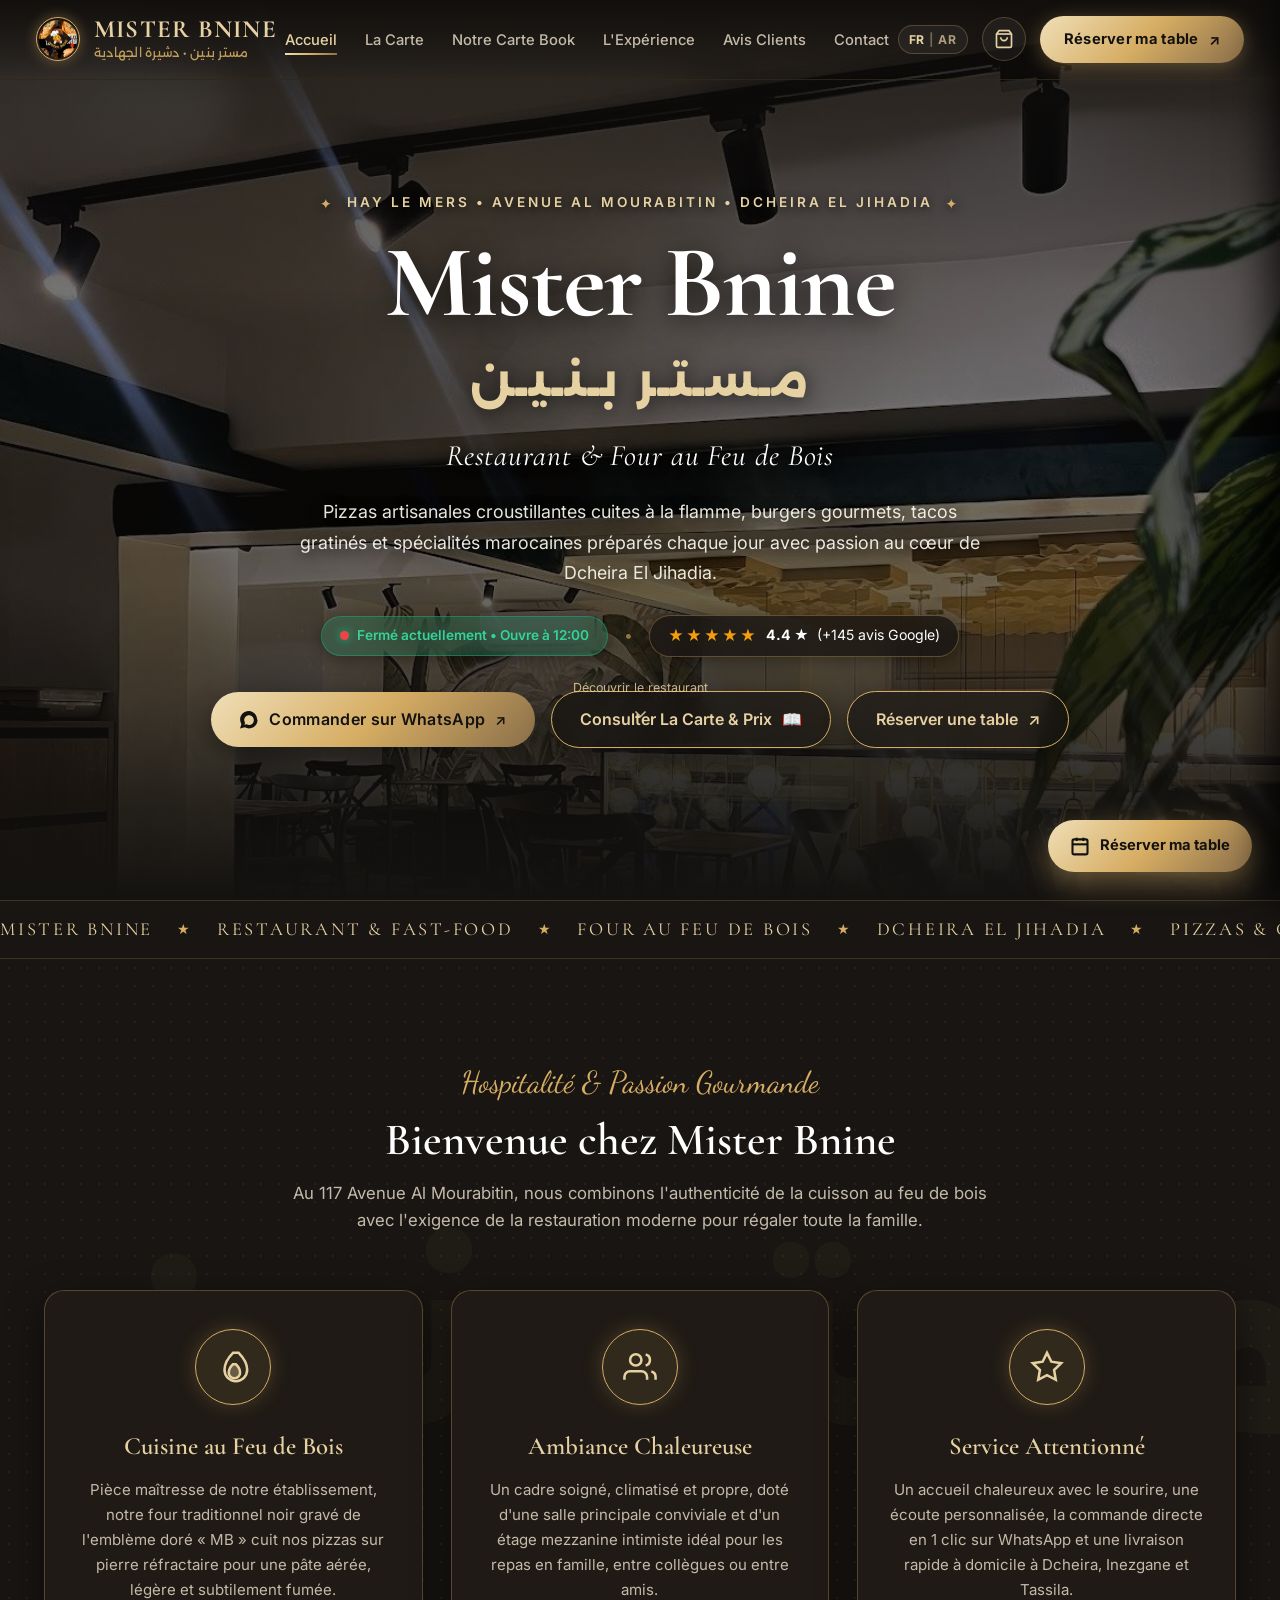
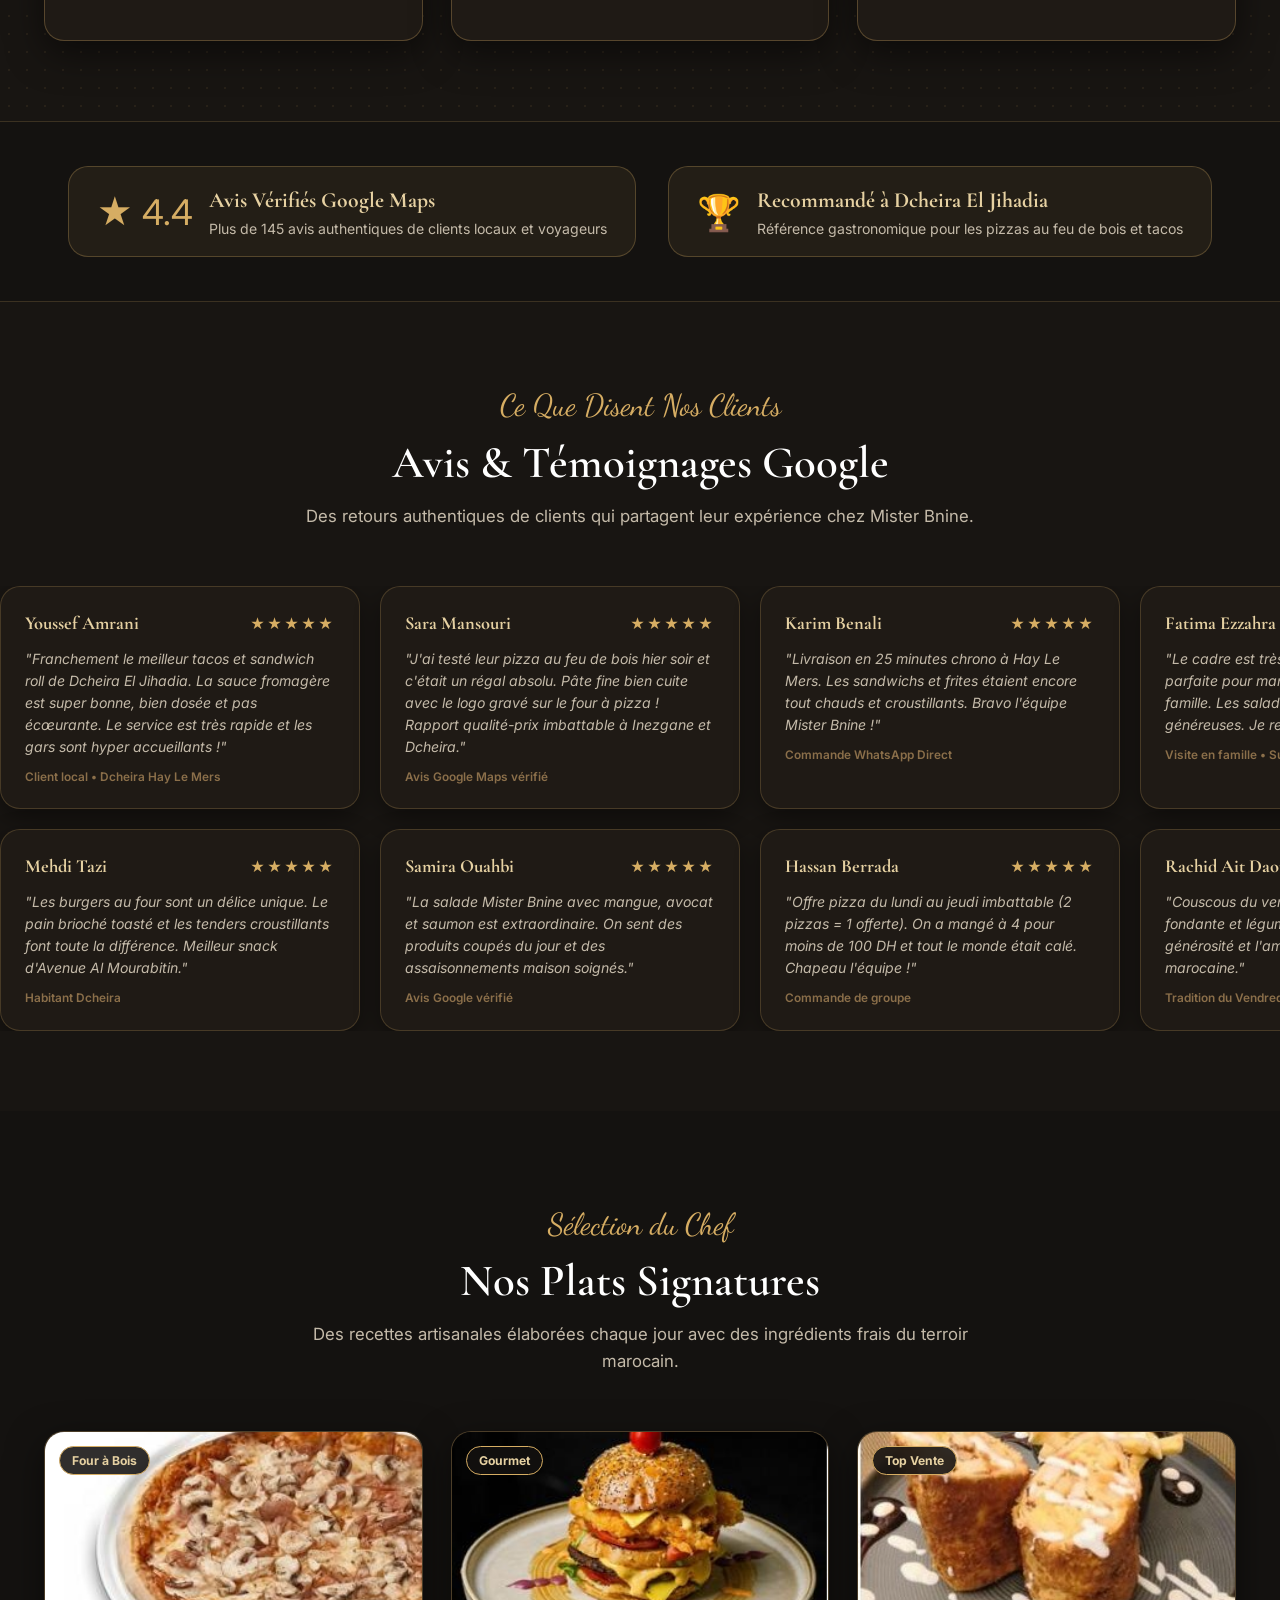
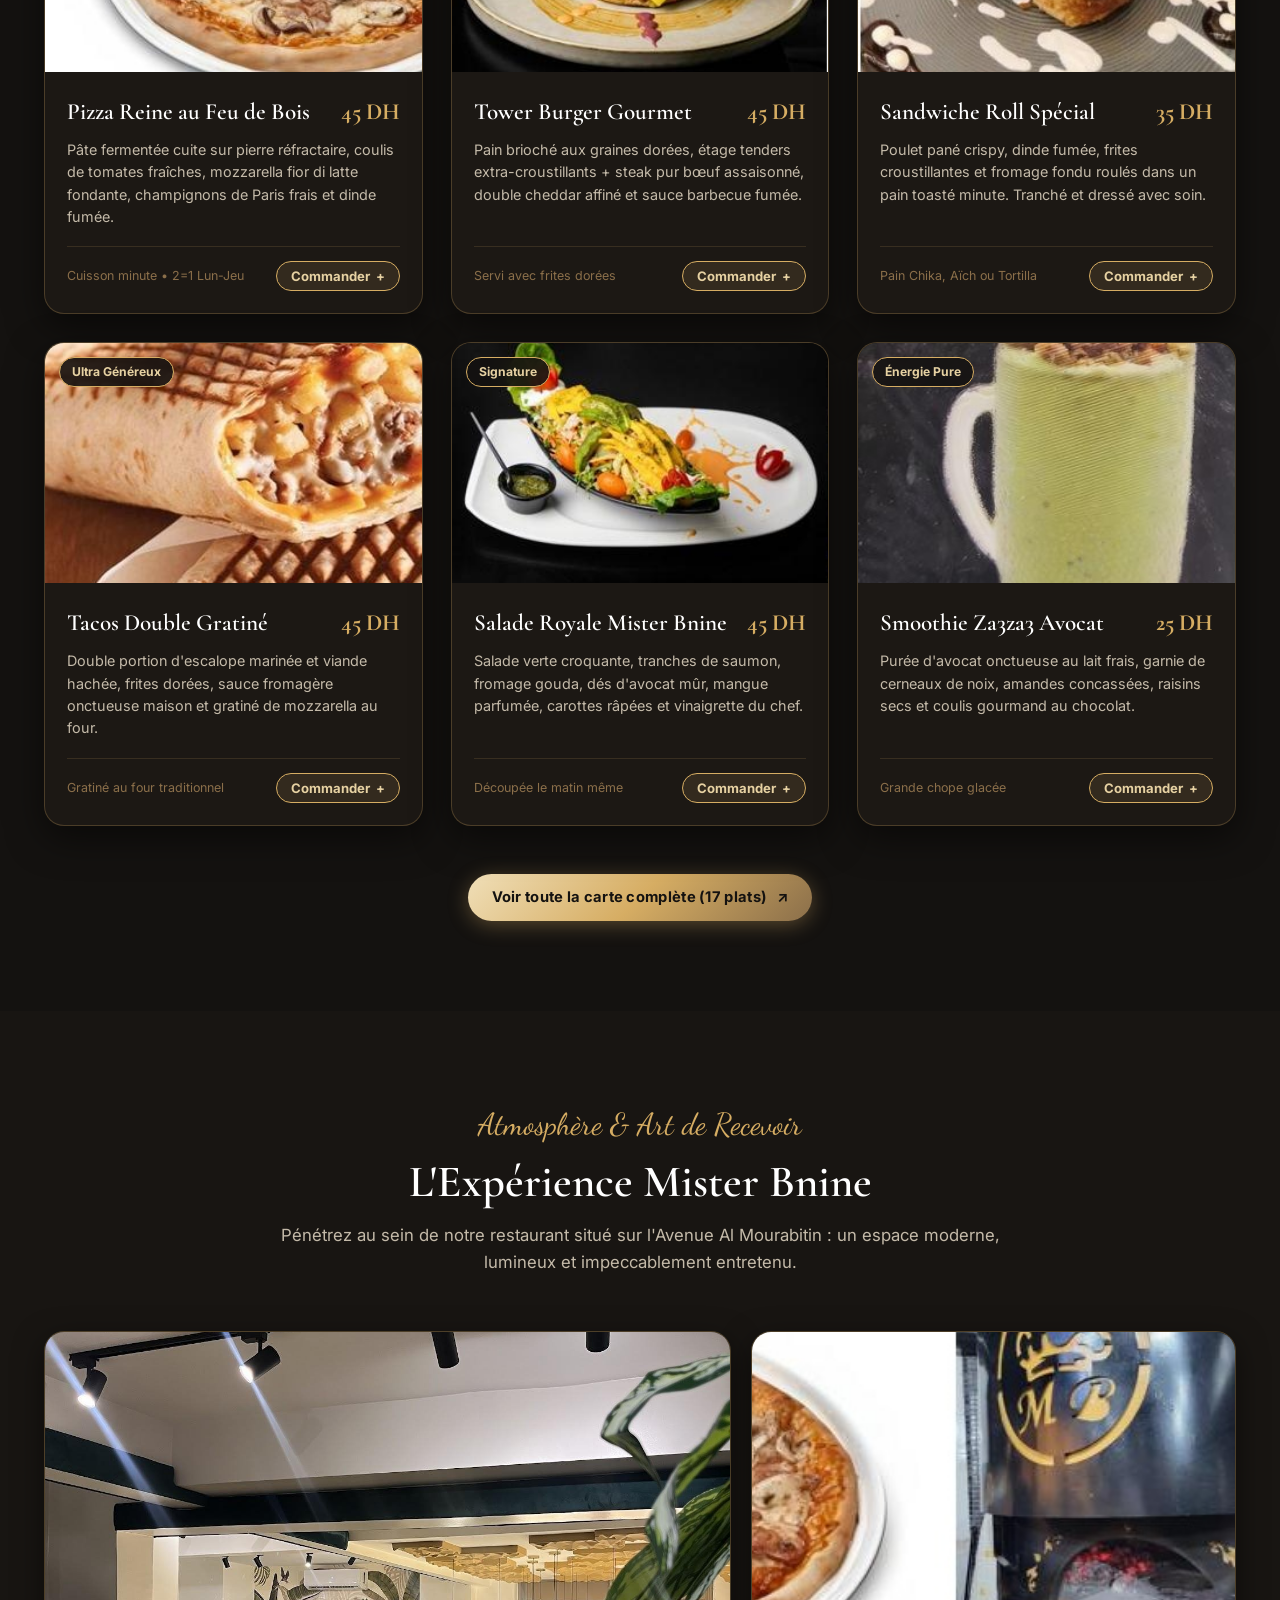
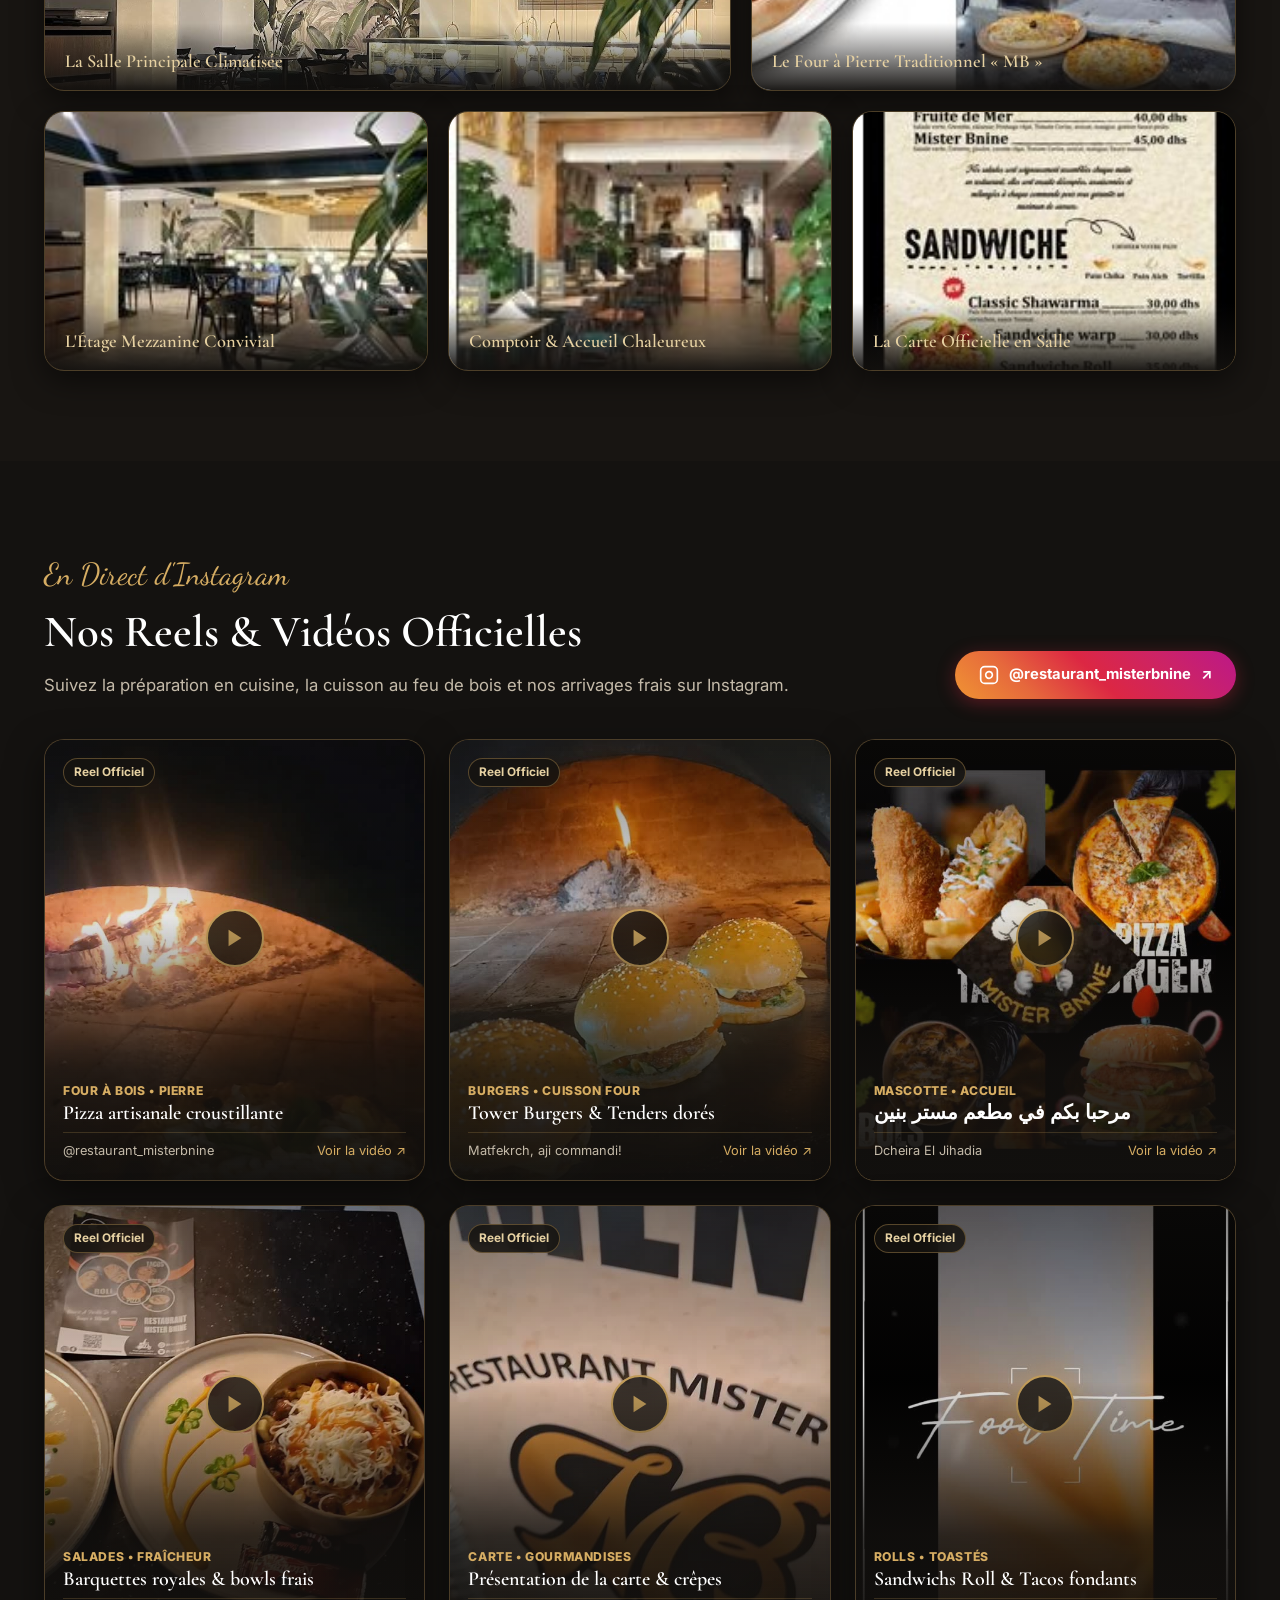
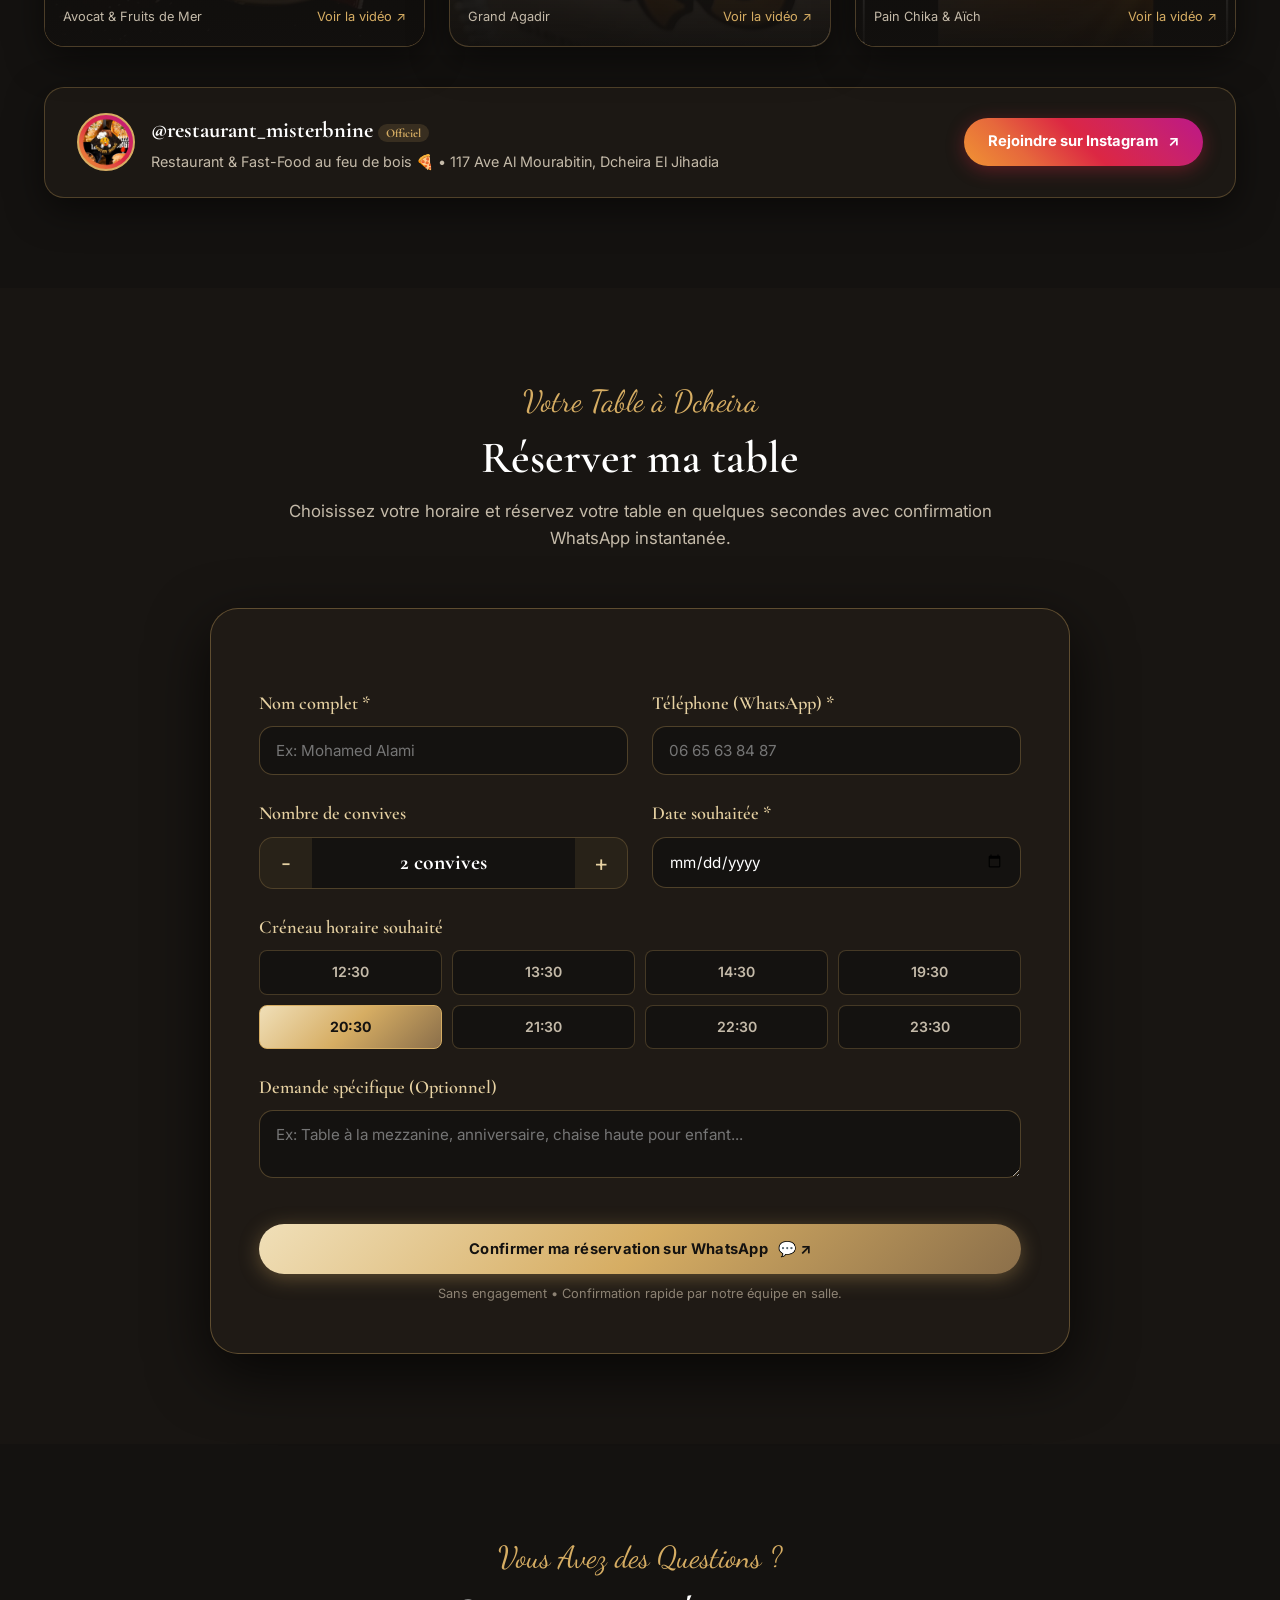
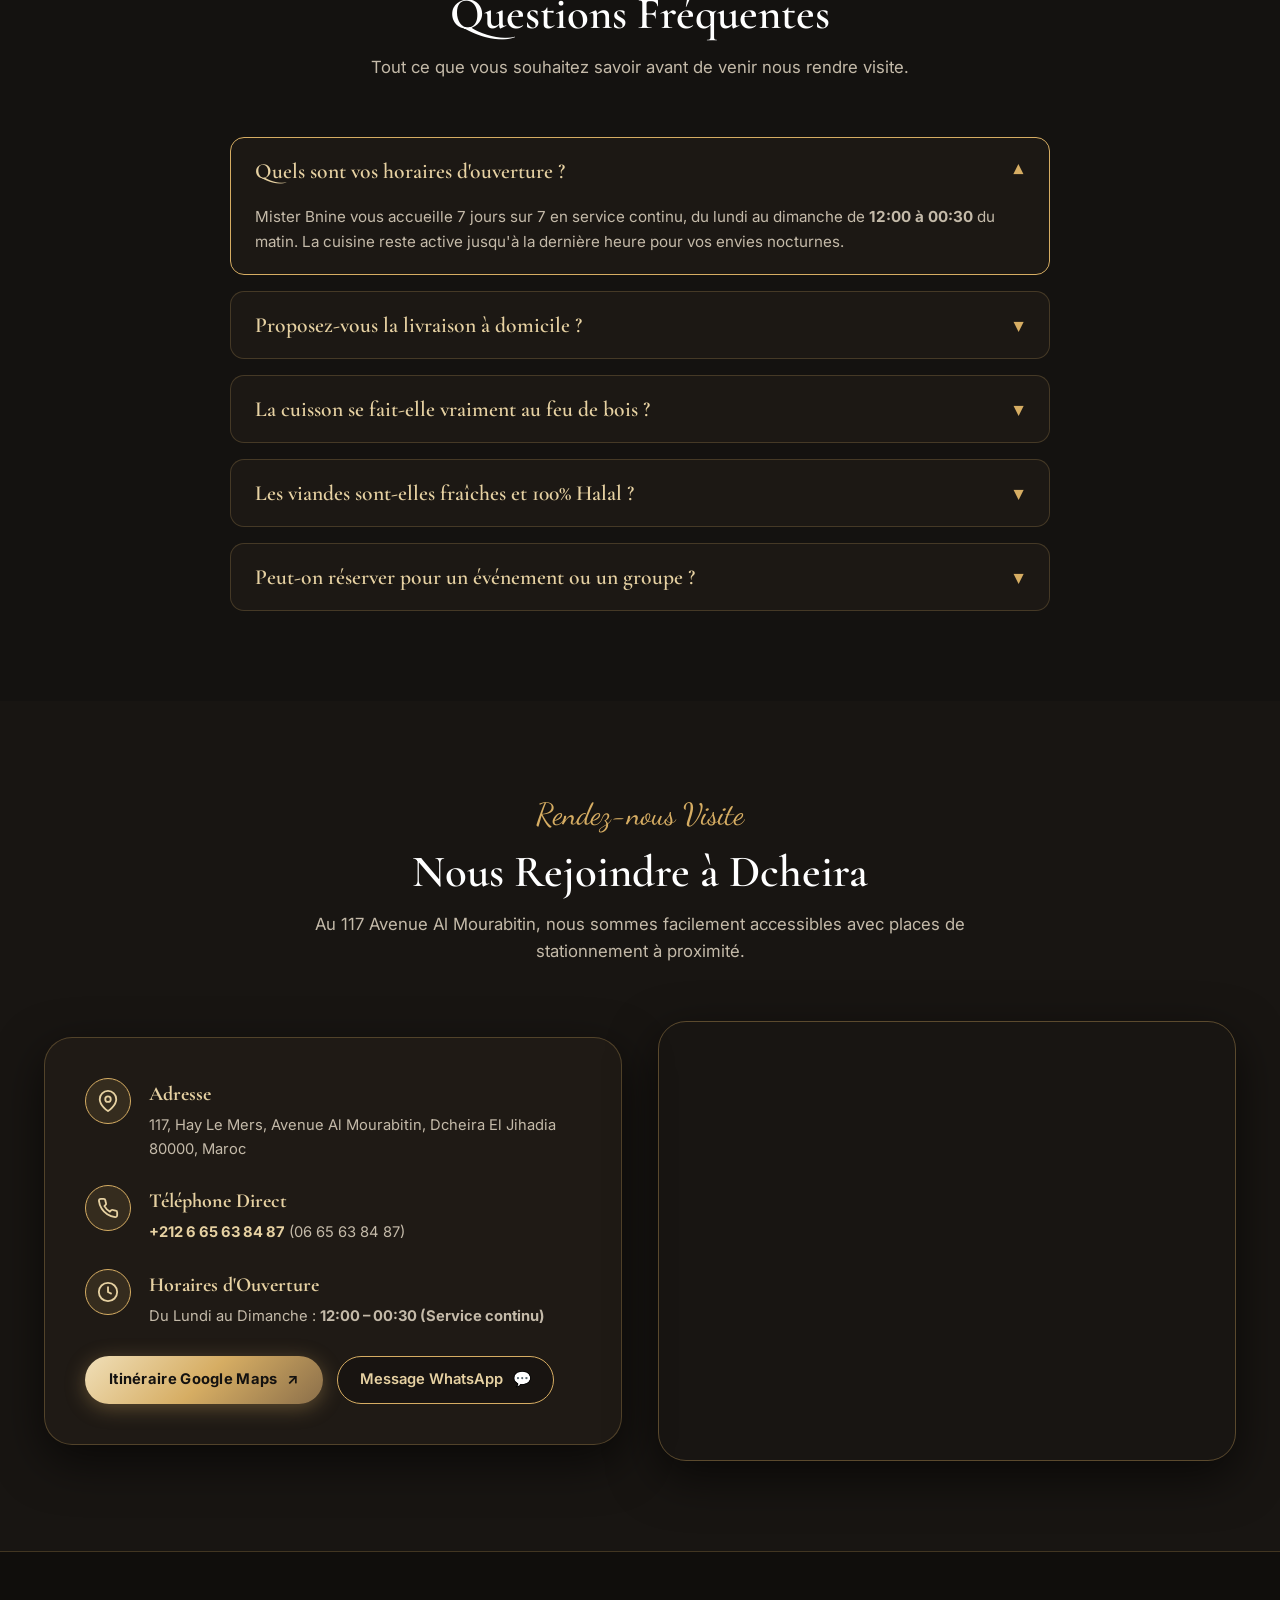
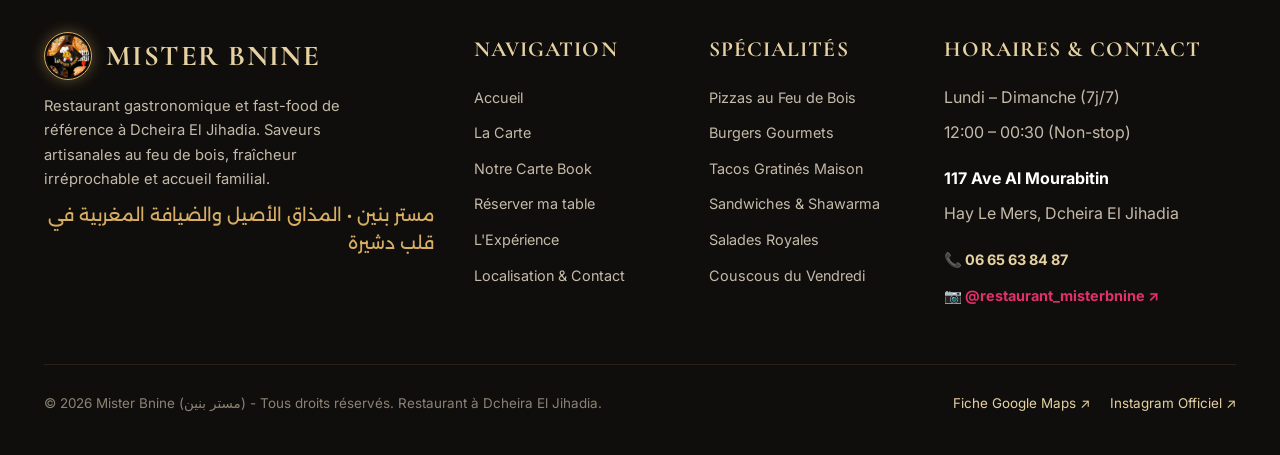
<file: index.html>
<!DOCTYPE html>
<html lang="fr" dir="ltr" class="scroll-smooth antialiased">
<head>
  <meta charset="UTF-8">
  <meta name="viewport" content="width=device-width, initial-scale=1.0">
  <title>Mister Bnine | Restaurant & Fast-Food au Feu de Bois à Dcheira El Jihadia</title>
  <meta name="description" content="Découvrez Mister Bnine à Dcheira El Jihadia. Pizzas cuites au four à bois traditionnel, burgers gourmets, tacos gratinés, salades fraîches. Réservez votre table ou commandez sur WhatsApp.">
  <meta name="keywords" content="Mister Bnine, restaurant Dcheira, snack Dcheira El Jihadia, pizza feu de bois Agadir, tacos Dcheira, burger Inezgane, restaurant marocain Dcheira, livraison Dcheira">
  
  <!-- Open Graph / Meta -->
  <meta property="og:type" content="restaurant">
  <meta property="og:title" content="Mister Bnine | Restaurant & Fast-Food à Dcheira El Jihadia">
  <meta property="og:description" content="Four à bois traditionnel, pizzas artisanales, burgers gourmets et accueil chaleureux au 117 Avenue Al Mourabitin.">
  <meta property="og:image" content="assets/photos/place_interior_main.jpg">
  <meta property="og:url" content="https://maps.app.goo.gl/Y2hHxJQywBc3FXu29">
  <meta name="theme-color" content="#141210">

  <!-- Favicons -->
  <link rel="icon" type="image/svg+xml" href="assets/favicon.svg">
  <link rel="alternate icon" type="image/png" href="assets/favicon.png">
  <link rel="apple-touch-icon" href="assets/logo_mascot_round.png">

  <!-- Google Fonts: Cormorant Garamond, Dancing Script, Inter, Alexandria -->
  <link rel="preconnect" href="https://fonts.googleapis.com">
  <link rel="preconnect" href="https://fonts.gstatic.com" crossorigin>
  <link href="https://fonts.googleapis.com/css2?family=Alexandria:wght@400;600;700&family=Cormorant+Garamond:ital,wght@0,400;0,500;0,600;0,700;1,400;1,600&family=Dancing+Script:wght@500;600;700&family=Inter:wght@300;400;500;600;700&display=swap" rel="stylesheet">

  <!-- Stylesheet -->
  <link rel="stylesheet" href="styles.css">

  <!-- Schema.org JSON-LD Structured Data -->
  <script type="application/ld+json">
  {
    "@context": "https://schema.org",
    "@type": "FastFoodRestaurant",
    "name": "Mister Bnine",
    "alternateName": "مستر بنين",
    "image": "assets/photos/place_interior_main.jpg",
    "url": "https://maps.app.goo.gl/Y2hHxJQywBc3FXu29",
    "telephone": "+212665638487",
    "priceRange": "$",
    "servesCuisine": ["Fast Food", "Pizza au feu de bois", "Burgers", "Tacos Français", "Salades", "Couscous"],
    "address": {
      "@type": "PostalAddress",
      "streetAddress": "117, Hay Le Mers, Avenue Al Mourabitin",
      "addressLocality": "Dcheira El Jihadia",
      "addressRegion": "Souss-Massa",
      "postalCode": "80000",
      "addressCountry": "MA"
    },
    "geo": {
      "@type": "GeoCoordinates",
      "latitude": 30.3722634,
      "longitude": -9.5227452
    },
    "openingHoursSpecification": [
      {
        "@type": "OpeningHoursSpecification",
        "dayOfWeek": ["Monday", "Tuesday", "Wednesday", "Thursday", "Friday", "Saturday", "Sunday"],
        "opens": "12:00",
        "closes": "00:30"
      }
    ],
    "aggregateRating": {
      "@type": "AggregateRating",
      "ratingValue": "4.4",
      "reviewCount": "145",
      "bestRating": "5",
      "worstRating": "1"
    },
    "hasMap": "https://maps.app.goo.gl/Y2hHxJQywBc3FXu29",
    "sameAs": [
      "https://maps.app.goo.gl/Y2hHxJQywBc3FXu29",
      "https://www.instagram.com/restaurant_misterbnine/"
    ]
  }
  </script>
</head>
<body>

  <!-- Ambient Glows -->
  <div class="ambient-glow glow-top"></div>
  <div class="ambient-glow glow-mid-left"></div>
  <div class="ambient-glow glow-bottom-right"></div>

  <!-- ==========================================================================
       SITE HEADER & GLASS NAVBAR (AL WALIMA LUXURY STYLE)
       ========================================================================== -->
  <header class="site-header">
    <nav class="site-navbar site-navbar-glass" aria-label="Navigation Principale">
      <!-- Brand Logo & Official Mascot -->
      <a href="index.html" class="brand-wrap" title="Mister Bnine Dcheira El Jihadia">
        <img src="assets/logo_mascot_round.png" alt="Mascotte Mister Bnine" class="brand-mascot-img">
        <div class="brand-text-block">
          <span class="brand-title-main">Mister Bnine</span>
          <span class="brand-subtitle-arabic">مستر بنين • دشيرة الجهادية</span>
        </div>
      </a>

      <!-- Desktop Links -->
      <ul class="nav-links">
        <li class="nav-link-item"><a href="index.html" class="active">Accueil</a></li>
        <li class="nav-link-item"><a href="menu.html">La Carte</a></li>
        <li class="nav-link-item"><a href="menu-book.html">Notre Carte Book</a></li>
        <li class="nav-link-item"><a href="about.html">L'Expérience</a></li>
        <li class="nav-link-item"><a href="#reviews">Avis Clients</a></li>
        <li class="nav-link-item"><a href="contact.html">Contact</a></li>
      </ul>

      <!-- Actions -->
      <div class="header-actions">
        <!-- Language Switcher -->
        <div class="lang-switch" title="Langues disponibles">
          <span>FR</span>
          <span style="opacity:0.4;">|</span>
          <span style="opacity:0.7;">AR</span>
        </div>

        <!-- Cart Button -->
        <button class="btn-cart-trigger" aria-label="Voir mon panier">
          <svg width="20" height="20" viewBox="0 0 24 24" fill="none" stroke="currentColor" stroke-width="2">
            <path d="M6 2L3 6v14a2 2 0 0 0 2 2h14a2 2 0 0 0 2-2V6l-3-4z"></path>
            <line x1="3" y1="6" x2="21" y2="6"></line>
            <path d="M16 10a4 4 0 0 1-8 0"></path>
          </svg>
          <span class="cart-count-badge" style="display:none;">0</span>
        </button>

        <!-- Reservation CTA -->
        <a href="reservation.html" class="btn-gold btn-gold-header">
          <span>Réserver ma table</span>
          <span style="font-size:0.9rem;">↗</span>
        </a>

        <!-- Mobile Hamburger Toggle -->
        <button class="mobile-toggle" aria-label="Menu Mobile">
          <span></span><span></span><span></span>
        </button>
      </div>
    </nav>
  </header>

  <!-- Mobile Drawer -->
  <div class="mobile-drawer" aria-label="Menu Mobile Déroulant">
    <a href="index.html">Accueil</a>
    <a href="menu.html">La Carte</a>
    <a href="menu-book.html">Notre Carte Book</a>
    <a href="reservation.html" style="color:var(--gold-primary);">Réserver ma table</a>
    <a href="about.html">L'Expérience</a>
    <a href="#reviews">Avis Clients</a>
    <a href="contact.html">Localisation & Contact</a>
    <div style="margin-top:20px;">
      <a href="tel:+212665638487" style="font-size:1.15rem; color:var(--gold-light);">📞 06 65 63 84 87</a>
    </div>
  </div>

  <main>
    <!-- ==========================================================================
         HERO SECTION: FULL-BLEED RESTAURANT HEADER
         Real restaurant interior & front view with cinematic full-screen presence
         ========================================================================== -->
    <section class="hero-section hero-fullscreen">
      <!-- Full-bleed real restaurant photo background -->
      <div class="hero-photo-backdrop" aria-hidden="true">
        <img src="assets/photos/place_interior_main.jpg" alt="Restaurant Mister Bnine Dcheira El Jihadia" class="hero-photo-img">
        <div class="hero-photo-overlay"></div>
      </div>

      <div class="container hero-fullscreen-container">
        <div class="hero-center-content">
          <!-- Subtle Location & Identity Tag -->
          <div class="hero-eyebrow">
            <span class="hero-eyebrow-accent">✦</span>
            <span>Hay Le Mers • Avenue Al Mourabitin • Dcheira El Jihadia</span>
            <span class="hero-eyebrow-accent">✦</span>
          </div>

          <!-- Official Restaurant Name -->
          <h1 class="hero-main-brand">
            Mister Bnine
          </h1>

          <!-- Arabic Calligraphy -->
          <div class="hero-arabic-calligraphy" dir="rtl" lang="ar">
            مـسـتـر بـنـيـن
          </div>

          <!-- Tagline -->
          <p class="hero-tagline">
            Restaurant & Four au Feu de Bois
          </p>

          <p class="hero-lead-text">
            Pizzas artisanales croustillantes cuites à la flamme, burgers gourmets, tacos gratinés et spécialités marocaines préparés chaque jour avec passion au cœur de Dcheira El Jihadia.
          </p>

          <!-- Status & Google Note Bar -->
          <div class="hero-info-bar">
            <div class="hero-status-pill">
              <span class="status-dot"></span>
              <span class="status-text">Ouvert actuellement • Service continu jusqu'à 00:30</span>
            </div>
            <span class="hero-info-sep">•</span>
            <div class="hero-google-badge">
              <span class="stars-gold">★★★★★</span>
              <strong>4.4 ★</strong>
              <span>(+145 avis Google)</span>
            </div>
          </div>

          <!-- Clean Authentic Action Buttons -->
          <div class="hero-actions-row">
            <a href="https://wa.me/212665638487?text=Bonjour%20Mister%20Bnine%20!%20Je%20souhaite%20passer%20commande%20%F0%9F%8D%95" target="_blank" rel="noopener noreferrer" class="btn-gold btn-hero-action">
              <svg width="20" height="20" viewBox="0 0 24 24" fill="currentColor" aria-hidden="true">
                <path d="M12.031 6.172c-3.181 0-5.767 2.586-5.768 5.766-.001 1.298.38 2.27 1.019 3.287l-.711 2.598 2.664-.698c.974.551 1.761.85 2.796.85 3.183 0 5.769-2.587 5.77-5.766.001-3.182-2.585-5.769-5.77-5.769zm10.23 5.767c-.002 5.643-4.588 10.228-10.231 10.228-1.797 0-3.535-.469-5.068-1.357l-5.632 1.477 1.503-5.49c-1-1.611-1.528-3.486-1.527-5.405.002-5.644 4.588-10.23 10.231-10.23 5.641 0 10.229 4.587 10.229 10.23z"/>
              </svg>
              <span>Commander sur WhatsApp</span>
              <span style="font-size:0.9rem;">↗</span>
            </a>

            <a href="menu.html" class="btn-gold-outline btn-hero-action">
              <span>Consulter La Carte & Prix</span>
              <span>📖</span>
            </a>

            <a href="reservation.html" class="btn-gold-outline btn-hero-action">
              <span>Réserver une table</span>
              <span>↗</span>
            </a>
          </div>
        </div>

        <!-- Scroll Down Cue -->
        <a href="#welcome" class="hero-scroll-indicator" aria-label="Défiler pour découvrir">
          <span class="scroll-label">Découvrir le restaurant</span>
          <svg class="scroll-arrow" width="20" height="20" viewBox="0 0 24 24" fill="none" stroke="currentColor" stroke-width="2">
            <polyline points="6 9 12 15 18 9"></polyline>
          </svg>
        </a>
      </div>
    </section>

    <!-- ==========================================================================
         DIVIDER WORDMARK TICKER (AL WALIMA SIGNATURE MARQUEE)
         ========================================================================== -->
    <div class="divider-wordmark-viewport" aria-hidden="true">
      <div class="divider-wordmark-track">
        <div class="divider-wordmark-strip">
          <span class="wordmark-item">MISTER BNINE <span class="gold-star">★</span></span>
          <span class="wordmark-item">RESTAURANT & FAST-FOOD <span class="gold-star">★</span></span>
          <span class="wordmark-item">FOUR AU FEU DE BOIS <span class="gold-star">★</span></span>
          <span class="wordmark-item">DCHEIRA EL JIHADIA <span class="gold-star">★</span></span>
          <span class="wordmark-item">PIZZAS & GRILLADES <span class="gold-star">★</span></span>
          <span class="wordmark-item">مـسـتـر بـنـيـن <span class="gold-star">★</span></span>
          <span class="wordmark-item">HAY LE MERS <span class="gold-star">★</span></span>
          <span class="wordmark-item">100% FRAÎCHEUR & HALAL <span class="gold-star">★</span></span>
        </div>
        <div class="divider-wordmark-strip">
          <span class="wordmark-item">MISTER BNINE <span class="gold-star">★</span></span>
          <span class="wordmark-item">RESTAURANT & FAST-FOOD <span class="gold-star">★</span></span>
          <span class="wordmark-item">FOUR AU FEU DE BOIS <span class="gold-star">★</span></span>
          <span class="wordmark-item">DCHEIRA EL JIHADIA <span class="gold-star">★</span></span>
          <span class="wordmark-item">PIZZAS & GRILLADES <span class="gold-star">★</span></span>
          <span class="wordmark-item">مـسـتـر بـنـيـن <span class="gold-star">★</span></span>
          <span class="wordmark-item">HAY LE MERS <span class="gold-star">★</span></span>
          <span class="wordmark-item">100% FRAÎCHEUR & HALAL <span class="gold-star">★</span></span>
        </div>
      </div>
    </div>

    <!-- ==========================================================================
         BIENVENUE SECTION (AL WALIMA MOORISH ARCHED PILLARS)
         ========================================================================== -->
    <section class="welcome-section" id="welcome">
      <div class="moroccan-ornament" style="position:absolute; inset:0;"></div>
      <div class="arabic-watermark">مستر بنين</div>

      <div class="container">
        <div class="section-header-center">
          <span class="section-script-subtitle">Hospitalité & Passion Gourmande</span>
          <h2 class="section-title-display">Bienvenue chez Mister Bnine</h2>
          <p class="section-desc-lead">
            Au 117 Avenue Al Mourabitin, nous combinons l'authenticité de la cuisson au feu de bois avec l'exigence de la restauration moderne pour régaler toute la famille.
          </p>
        </div>

        <div class="welcome-pillars-grid">
          <!-- Pillar 1 -->
          <div class="pillar-card">
            <div class="pillar-arch-header">
              <svg width="34" height="34" viewBox="0 0 24 24" fill="none" stroke="currentColor" stroke-width="1.8">
                <path d="M12 2c-4 4-6 8-6 12 0 4.4 3.6 8 8 8s8-3.6 8-8c0-4-2-8-6-12z"></path>
                <path d="M12 10c-2 2-3 4-3 6 0 2.2 1.8 4 4 4s4-1.8 4-4c0-2-1-4-3-6z" fill="currentColor" fill-opacity="0.3"></path>
              </svg>
            </div>
            <h3 class="pillar-title">Cuisine au Feu de Bois</h3>
            <p class="pillar-desc">
              Pièce maîtresse de notre établissement, notre four traditionnel noir gravé de l'emblème doré « MB » cuit nos pizzas sur pierre réfractaire pour une pâte aérée, légère et subtilement fumée.
            </p>
          </div>

          <!-- Pillar 2 -->
          <div class="pillar-card">
            <div class="pillar-arch-header">
              <svg width="34" height="34" viewBox="0 0 24 24" fill="none" stroke="currentColor" stroke-width="1.8">
                <path d="M17 21v-2a4 4 0 0 0-4-4H5a4 4 0 0 0-4 4v2"></path>
                <circle cx="9" cy="7" r="4"></circle>
                <path d="M23 21v-2a4 4 0 0 0-3-3.87"></path>
                <path d="M16 3.13a4 4 0 0 1 0 7.75"></path>
              </svg>
            </div>
            <h3 class="pillar-title">Ambiance Chaleureuse</h3>
            <p class="pillar-desc">
              Un cadre soigné, climatisé et propre, doté d'une salle principale conviviale et d'un étage mezzanine intimiste idéal pour les repas en famille, entre collègues ou entre amis.
            </p>
          </div>

          <!-- Pillar 3 -->
          <div class="pillar-card">
            <div class="pillar-arch-header">
              <svg width="34" height="34" viewBox="0 0 24 24" fill="none" stroke="currentColor" stroke-width="1.8">
                <polygon points="12 2 15.09 8.26 22 9.27 17 14.14 18.18 21.02 12 17.77 5.82 21.02 7 14.14 2 9.27 8.91 8.26 12 2"></polygon>
              </svg>
            </div>
            <h3 class="pillar-title">Service Attentionné</h3>
            <p class="pillar-desc">
              Un accueil chaleureux avec le sourire, une écoute personnalisée, la commande directe en 1 clic sur WhatsApp et une livraison rapide à domicile à Dcheira, Inezgane et Tassila.
            </p>
          </div>
        </div>

      </div>
    </section>

    <!-- ==========================================================================
         AWARDS & RECOGNITION (AL WALIMA GURU / GOOGLE SEAL)
         ========================================================================== -->
    <section class="award-banner">
      <div class="container">
        <div class="award-content">
          <div class="award-badge-box">
            <div class="award-star-badge">★ 4.4</div>
            <div class="award-text" style="text-align:left;">
              <h4>Avis Vérifiés Google Maps</h4>
              <p>Plus de 145 avis authentiques de clients locaux et voyageurs</p>
            </div>
          </div>

          <div class="award-badge-box">
            <div class="award-star-badge">🏆</div>
            <div class="award-text" style="text-align:left;">
              <h4>Recommandé à Dcheira El Jihadia</h4>
              <p>Référence gastronomique pour les pizzas au feu de bois et tacos</p>
            </div>
          </div>
        </div>
      </div>
    </section>

    <!-- ==========================================================================
         AVIS GOOGLE (DUAL-TRACK INFINITE MARQUEE)
         ========================================================================== -->
    <section class="reviews-section" id="reviews">
      <div class="container">
        <div class="section-header-center">
          <span class="section-script-subtitle">Ce Que Disent Nos Clients</span>
          <h2 class="section-title-display">Avis & Témoignages Google</h2>
          <p class="section-desc-lead">Des retours authentiques de clients qui partagent leur expérience chez Mister Bnine.</p>
        </div>
      </div>

      <div class="reviews-marquee-viewport" aria-label="Témoignages défilants">
        <!-- Track 1: Moving Left -->
        <div class="reviews-marquee-track-left">
          <div class="review-card-item">
            <div class="review-header-row">
              <span class="review-user-name">Youssef Amrani</span>
              <span class="review-stars">★★★★★</span>
            </div>
            <p class="review-quote-text">
              "Franchement le meilleur tacos et sandwich roll de Dcheira El Jihadia. La sauce fromagère est super bonne, bien dosée et pas écœurante. Le service est très rapide et les gars sont hyper accueillants !"
            </p>
            <div class="review-footer-tag">Client local • Dcheira Hay Le Mers</div>
          </div>

          <div class="review-card-item">
            <div class="review-header-row">
              <span class="review-user-name">Sara Mansouri</span>
              <span class="review-stars">★★★★★</span>
            </div>
            <p class="review-quote-text">
              "J'ai testé leur pizza au feu de bois hier soir et c'était un régal absolu. Pâte fine bien cuite avec le logo gravé sur le four à pizza ! Rapport qualité-prix imbattable à Inezgane et Dcheira."
            </p>
            <div class="review-footer-tag">Avis Google Maps vérifié</div>
          </div>

          <div class="review-card-item">
            <div class="review-header-row">
              <span class="review-user-name">Karim Benali</span>
              <span class="review-stars">★★★★★</span>
            </div>
            <p class="review-quote-text">
              "Livraison en 25 minutes chrono à Hay Le Mers. Les sandwichs et frites étaient encore tout chauds et croustillants. Bravo l'équipe Mister Bnine !"
            </p>
            <div class="review-footer-tag">Commande WhatsApp Direct</div>
          </div>

          <div class="review-card-item">
            <div class="review-header-row">
              <span class="review-user-name">Fatima Ezzahra</span>
              <span class="review-stars">★★★★★</span>
            </div>
            <p class="review-quote-text">
              "Le cadre est très propre et la mezzanine est parfaite pour manger tranquillement en famille. Les salades sont bien fraîches et généreuses. Je recommande les yeux fermés."
            </p>
            <div class="review-footer-tag">Visite en famille • Sur place</div>
          </div>

          <!-- Duplicate for seamless loop -->
          <div class="review-card-item">
            <div class="review-header-row">
              <span class="review-user-name">Youssef Amrani</span>
              <span class="review-stars">★★★★★</span>
            </div>
            <p class="review-quote-text">
              "Franchement le meilleur tacos et sandwich roll de Dcheira El Jihadia. La sauce fromagère est super bonne, bien dosée et pas écœurante. Le service est très rapide et les gars sont hyper accueillants !"
            </p>
            <div class="review-footer-tag">Client local • Dcheira Hay Le Mers</div>
          </div>

          <div class="review-card-item">
            <div class="review-header-row">
              <span class="review-user-name">Sara Mansouri</span>
              <span class="review-stars">★★★★★</span>
            </div>
            <p class="review-quote-text">
              "J'ai testé leur pizza au feu de bois hier soir et c'était un régal absolu. Pâte fine bien cuite avec le logo gravé sur le four à pizza ! Rapport qualité-prix imbattable à Inezgane et Dcheira."
            </p>
            <div class="review-footer-tag">Avis Google Maps vérifié</div>
          </div>
        </div>

        <!-- Track 2: Moving Right -->
        <div class="reviews-marquee-track-right">
          <div class="review-card-item">
            <div class="review-header-row">
              <span class="review-user-name">Mehdi Tazi</span>
              <span class="review-stars">★★★★★</span>
            </div>
            <p class="review-quote-text">
              "Les burgers au four sont un délice unique. Le pain brioché toasté et les tenders croustillants font toute la différence. Meilleur snack d'Avenue Al Mourabitin."
            </p>
            <div class="review-footer-tag">Habitant Dcheira</div>
          </div>

          <div class="review-card-item">
            <div class="review-header-row">
              <span class="review-user-name">Samira Ouahbi</span>
              <span class="review-stars">★★★★★</span>
            </div>
            <p class="review-quote-text">
              "La salade Mister Bnine avec mangue, avocat et saumon est extraordinaire. On sent des produits coupés du jour et des assaisonnements maison soignés."
            </p>
            <div class="review-footer-tag">Avis Google vérifié</div>
          </div>

          <div class="review-card-item">
            <div class="review-header-row">
              <span class="review-user-name">Hassan Berrada</span>
              <span class="review-stars">★★★★★</span>
            </div>
            <p class="review-quote-text">
              "Offre pizza du lundi au jeudi imbattable (2 pizzas = 1 offerte). On a mangé à 4 pour moins de 100 DH et tout le monde était calé. Chapeau l'équipe !"
            </p>
            <div class="review-footer-tag">Commande de groupe</div>
          </div>

          <div class="review-card-item">
            <div class="review-header-row">
              <span class="review-user-name">Rachid Ait Daoud</span>
              <span class="review-stars">★★★★★</span>
            </div>
            <p class="review-quote-text">
              "Couscous du vendredi succulent ! Viande fondante et légumes bien cuits. On sent la générosité et l'amour de la vraie cuisine marocaine."
            </p>
            <div class="review-footer-tag">Tradition du Vendredi</div>
          </div>

          <!-- Duplicate for seamless loop -->
          <div class="review-card-item">
            <div class="review-header-row">
              <span class="review-user-name">Mehdi Tazi</span>
              <span class="review-stars">★★★★★</span>
            </div>
            <p class="review-quote-text">
              "Les burgers au four sont un délice unique. Le pain brioché toasté et les tenders croustillants font toute la différence. Meilleur snack d'Avenue Al Mourabitin."
            </p>
            <div class="review-footer-tag">Habitant Dcheira</div>
          </div>

          <div class="review-card-item">
            <div class="review-header-row">
              <span class="review-user-name">Samira Ouahbi</span>
              <span class="review-stars">★★★★★</span>
            </div>
            <p class="review-quote-text">
              "La salade Mister Bnine avec mangue, avocat et saumon est extraordinaire. On sent des produits coupés du jour et des assaisonnements maison soignés."
            </p>
            <div class="review-footer-tag">Avis Google vérifié</div>
          </div>
        </div>
      </div>
    </section>

    <!-- ==========================================================================
         PLATS SIGNATURES (AL WALIMA CARDS SHOWCASE)
         ========================================================================== -->
    <section class="signatures-section" id="signatures">
      <div class="container">
        <div class="section-header-center">
          <span class="section-script-subtitle">Sélection du Chef</span>
          <h2 class="section-title-display">Nos Plats Signatures</h2>
          <p class="section-desc-lead">Des recettes artisanales élaborées chaque jour avec des ingrédients frais du terroir marocain.</p>
        </div>

        <div class="dishes-grid">
          <!-- Dish 1: Pizza Reine -->
          <div class="dish-card">
            <div class="dish-img-wrap">
              <img src="assets/photos/plat_pizza_artisanale.jpg" alt="Pizza Reine au four à bois Mister Bnine">
              <span class="dish-badge-pill">Four à Bois</span>
            </div>
            <div class="dish-content">
              <div class="dish-header-row">
                <h3 class="dish-title">Pizza Reine au Feu de Bois</h3>
                <span class="dish-price">45 DH</span>
              </div>
              <p class="dish-desc">
                Pâte fermentée cuite sur pierre réfractaire, coulis de tomates fraîches, mozzarella fior di latte fondante, champignons de Paris frais et dinde fumée.
              </p>
              <div class="dish-footer-row">
                <span class="dish-prep-tag">Cuisson minute • 2=1 Lun-Jeu</span>
                <button class="btn-add-item" data-id="pizza-reine-45" data-name="Pizza Reine au Feu de Bois" data-price="45">
                  <span>Commander</span>
                  <span>+</span>
                </button>
              </div>
            </div>
          </div>

          <!-- Dish 2: Tower Burger -->
          <div class="dish-card">
            <div class="dish-img-wrap">
              <img src="assets/photos/plat_burger_gourmet.jpg" alt="Tower Burger Gourmet Mister Bnine">
              <span class="dish-badge-pill">Gourmet</span>
            </div>
            <div class="dish-content">
              <div class="dish-header-row">
                <h3 class="dish-title">Tower Burger Gourmet</h3>
                <span class="dish-price">45 DH</span>
              </div>
              <p class="dish-desc">
                Pain brioché aux graines dorées, étage tenders extra-croustillants + steak pur bœuf assaisonné, double cheddar affiné et sauce barbecue fumée.
              </p>
              <div class="dish-footer-row">
                <span class="dish-prep-tag">Servi avec frites dorées</span>
                <button class="btn-add-item" data-id="burger-tower-45" data-name="Tower Burger Gourmet" data-price="45">
                  <span>Commander</span>
                  <span>+</span>
                </button>
              </div>
            </div>
          </div>

          <!-- Dish 3: Sandwiche Roll -->
          <div class="dish-card">
            <div class="dish-img-wrap">
              <img src="assets/photos/plat_sandwich_roll_plated.jpg" alt="Sandwiche Roll Mister Bnine">
              <span class="dish-badge-pill">Top Vente</span>
            </div>
            <div class="dish-content">
              <div class="dish-header-row">
                <h3 class="dish-title">Sandwiche Roll Spécial</h3>
                <span class="dish-price">35 DH</span>
              </div>
              <p class="dish-desc">
                Poulet pané crispy, dinde fumée, frites croustillantes et fromage fondu roulés dans un pain toasté minute. Tranché et dressé avec soin.
              </p>
              <div class="dish-footer-row">
                <span class="dish-prep-tag">Pain Chika, Aïch ou Tortilla</span>
                <button class="btn-add-item" data-id="sandwich-roll-35" data-name="Sandwiche Roll Spécial" data-price="35">
                  <span>Commander</span>
                  <span>+</span>
                </button>
              </div>
            </div>
          </div>

          <!-- Dish 4: Tacos Double Viande -->
          <div class="dish-card">
            <div class="dish-img-wrap">
              <img src="assets/photos/plat_tacos_coupe.jpg" alt="Tacos Double Viande Gratiné">
              <span class="dish-badge-pill">Ultra Généreux</span>
            </div>
            <div class="dish-content">
              <div class="dish-header-row">
                <h3 class="dish-title">Tacos Double Gratiné</h3>
                <span class="dish-price">45 DH</span>
              </div>
              <p class="dish-desc">
                Double portion d'escalope marinée et viande hachée, frites dorées, sauce fromagère onctueuse maison et gratiné de mozzarella au four.
              </p>
              <div class="dish-footer-row">
                <span class="dish-prep-tag">Gratiné au four traditionnel</span>
                <button class="btn-add-item" data-id="tacos-double-45" data-name="Tacos Double Gratiné" data-price="45">
                  <span>Commander</span>
                  <span>+</span>
                </button>
              </div>
            </div>
          </div>

          <!-- Dish 5: Salade Mister Bnine -->
          <div class="dish-card">
            <div class="dish-img-wrap">
              <img src="assets/photos/plat_salade_mister_bnine.jpg" alt="Salade Royale Mister Bnine">
              <span class="dish-badge-pill">Signature</span>
            </div>
            <div class="dish-content">
              <div class="dish-header-row">
                <h3 class="dish-title">Salade Royale Mister Bnine</h3>
                <span class="dish-price">45 DH</span>
              </div>
              <p class="dish-desc">
                Salade verte croquante, tranches de saumon, fromage gouda, dés d'avocat mûr, mangue parfumée, carottes râpées et vinaigrette du chef.
              </p>
              <div class="dish-footer-row">
                <span class="dish-prep-tag">Découpée le matin même</span>
                <button class="btn-add-item" data-id="salade-bnine-45" data-name="Salade Royale Mister Bnine" data-price="45">
                  <span>Commander</span>
                  <span>+</span>
                </button>
              </div>
            </div>
          </div>

          <!-- Dish 6: Smoothie Za3za3 -->
          <div class="dish-card">
            <div class="dish-img-wrap">
              <img src="assets/photos/boisson_za3za3_avocat.jpg" alt="Smoothie Za3za3 Avocat Frais">
              <span class="dish-badge-pill">Énergie Pure</span>
            </div>
            <div class="dish-content">
              <div class="dish-header-row">
                <h3 class="dish-title">Smoothie Za3za3 Avocat</h3>
                <span class="dish-price">25 DH</span>
              </div>
              <p class="dish-desc">
                Purée d'avocat onctueuse au lait frais, garnie de cerneaux de noix, amandes concassées, raisins secs et coulis gourmand au chocolat.
              </p>
              <div class="dish-footer-row">
                <span class="dish-prep-tag">Grande chope glacée</span>
                <button class="btn-add-item" data-id="za3za3-25" data-name="Smoothie Za3za3 Avocat" data-price="25">
                  <span>Commander</span>
                  <span>+</span>
                </button>
              </div>
            </div>
          </div>
        </div>

        <div style="text-align:center; margin-top:48px;">
          <a href="menu.html" class="btn-gold">
            <span>Voir toute la carte complète (17 plats)</span>
            <span>↗</span>
          </a>
        </div>
      </div>
    </section>

    <!-- ==========================================================================
         L'EXPÉRIENCE MISTER BNINE (AL WALIMA ASYMMETRIC GALLERY)
         ========================================================================== -->
    <section class="experience-section" id="experience">
      <div class="container">
        <div class="section-header-center">
          <span class="section-script-subtitle">Atmosphère & Art de Recevoir</span>
          <h2 class="section-title-display">L'Expérience Mister Bnine</h2>
          <p class="section-desc-lead">
            Pénétrez au sein de notre restaurant situé sur l'Avenue Al Mourabitin : un espace moderne, lumineux et impeccablement entretenu.
          </p>
        </div>

        <div class="gallery-mosaic-grid">
          <!-- Item 1: Main Dining Room (Big 7 cols) -->
          <div class="mosaic-item" style="grid-column: span 7; height: 360px;">
            <img src="assets/photos/place_interior_main.jpg" alt="Salle de restauration principale Mister Bnine">
            <div class="mosaic-caption">La Salle Principale Climatisée</div>
          </div>

          <!-- Item 2: Wood Pizza Oven (5 cols) -->
          <div class="mosaic-item" style="grid-column: span 5; height: 360px;">
            <img src="assets/photos/place_pizza_oven.jpg" alt="Four à bois avec logo MB">
            <div class="mosaic-caption">Le Four à Pierre Traditionnel « MB »</div>
          </div>

          <!-- Item 3: Mezzanine (4 cols) -->
          <div class="mosaic-item" style="grid-column: span 4; height: 260px;">
            <img src="assets/photos/place_mezzanine.jpg" alt="Étage mezzanine Mister Bnine">
            <div class="mosaic-caption">L'Étage Mezzanine Convivial</div>
          </div>

          <!-- Item 4: Counter (4 cols) -->
          <div class="mosaic-item" style="grid-column: span 4; height: 260px;">
            <img src="assets/photos/place_counter.jpg" alt="Comptoir d'accueil Mister Bnine">
            <div class="mosaic-caption">Comptoir & Accueil Chaleureux</div>
          </div>

          <!-- Item 5: Official Menu Board (4 cols) -->
          <div class="mosaic-item" style="grid-column: span 4; height: 260px;">
            <img src="assets/photos/affiche_menu_exact.jpg" alt="Carte officielle affichée en salle">
            <div class="mosaic-caption">La Carte Officielle en Salle</div>
          </div>
        </div>

      </div>
    </section>

    <!-- ==========================================================================
         REELS INSTAGRAM SHOWCASE (@restaurant_misterbnine)
         ========================================================================== -->
    <section class="reels-section" id="reels">
      <div class="container">
        <div style="display:flex; justify-content:space-between; align-items:flex-end; margin-bottom:36px; flex-wrap:wrap; gap:20px;">
          <div>
            <span class="section-script-subtitle">En Direct d'Instagram</span>
            <h2 class="section-title-display">Nos Reels & Vidéos Officielles</h2>
            <p class="section-desc-lead">Suivez la préparation en cuisine, la cuisson au feu de bois et nos arrivages frais sur Instagram.</p>
          </div>

          <a href="https://www.instagram.com/restaurant_misterbnine/" target="_blank" rel="noopener" class="btn-instagram-follow">
            <svg width="20" height="20" viewBox="0 0 24 24" fill="none" stroke="currentColor" stroke-width="2">
              <rect x="2" y="2" width="20" height="20" rx="5" ry="5"></rect>
              <path d="M16 11.37A4 4 0 1 1 12.63 8 4 4 0 0 1 16 11.37z"></path>
              <line x1="17.5" y1="6.5" x2="17.51" y2="6.5"></line>
            </svg>
            <span>@restaurant_misterbnine</span>
            <span>↗</span>
          </a>
        </div>

        <div class="reels-grid">
          <!-- Reel 1: Pizza Feu de Bois -->
          <a href="https://www.instagram.com/reel/DLa0SwPNHYu/" target="_blank" rel="noopener" class="reel-card" title="Voir le Reel Pizza au feu de bois">
            <div class="reel-aspect">
              <img src="assets/instagram/reel_cover_9.jpg" alt="Pizza au feu de bois Mister Bnine">
              <div class="reel-play-btn" aria-hidden="true">
                <svg width="22" height="22" viewBox="0 0 24 24" fill="currentColor"><polygon points="5 3 19 12 5 21 5 3"></polygon></svg>
              </div>
              <div class="reel-overlay">
                <div class="reel-top-badge">Reel Officiel</div>
                <div>
                  <div class="reel-info-tag">Four à Bois • Pierre</div>
                  <div class="reel-info-title">Pizza artisanale croustillante</div>
                  <div class="reel-info-footer">
                    <span>@restaurant_misterbnine</span>
                    <span style="color:var(--gold-primary);">Voir la vidéo ↗</span>
                  </div>
                </div>
              </div>
            </div>
          </a>

          <!-- Reel 2: Burgers au Four -->
          <a href="https://www.instagram.com/reel/DMK0tEptO9K/" target="_blank" rel="noopener" class="reel-card" title="Voir le Reel Burgers au four">
            <div class="reel-aspect">
              <img src="assets/instagram/reel_cover_4.jpg" alt="Burgers au four Mister Bnine">
              <div class="reel-play-btn" aria-hidden="true">
                <svg width="22" height="22" viewBox="0 0 24 24" fill="currentColor"><polygon points="5 3 19 12 5 21 5 3"></polygon></svg>
              </div>
              <div class="reel-overlay">
                <div class="reel-top-badge">Reel Officiel</div>
                <div>
                  <div class="reel-info-tag">Burgers • Cuisson Four</div>
                  <div class="reel-info-title">Tower Burgers & Tenders dorés</div>
                  <div class="reel-info-footer">
                    <span>Matfekrch, aji commandi!</span>
                    <span style="color:var(--gold-primary);">Voir la vidéo ↗</span>
                  </div>
                </div>
              </div>
            </div>
          </a>

          <!-- Reel 3: Bienvenue & Mascotte -->
          <a href="https://www.instagram.com/reel/DJQFMMEIscs/" target="_blank" rel="noopener" class="reel-card" title="Voir le Reel Bienvenue">
            <div class="reel-aspect">
              <img src="assets/instagram/reel_cover_12.jpg" alt="Bienvenue chez Mister Bnine">
              <div class="reel-play-btn" aria-hidden="true">
                <svg width="22" height="22" viewBox="0 0 24 24" fill="currentColor"><polygon points="5 3 19 12 5 21 5 3"></polygon></svg>
              </div>
              <div class="reel-overlay">
                <div class="reel-top-badge">Reel Officiel</div>
                <div>
                  <div class="reel-info-tag">Mascotte • Accueil</div>
                  <div class="reel-info-title">مرحبا بكم في مطعم مستر بنين</div>
                  <div class="reel-info-footer">
                    <span>Dcheira El Jihadia</span>
                    <span style="color:var(--gold-primary);">Voir la vidéo ↗</span>
                  </div>
                </div>
              </div>
            </div>
          </a>

          <!-- Reel 4: Salades & Loaded Bowls -->
          <a href="https://www.instagram.com/reel/DPvW3XWDZyT/" target="_blank" rel="noopener" class="reel-card" title="Voir le Reel Salades royales">
            <div class="reel-aspect">
              <img src="assets/instagram/reel_cover_1.jpg" alt="Salades royales Mister Bnine">
              <div class="reel-play-btn" aria-hidden="true">
                <svg width="22" height="22" viewBox="0 0 24 24" fill="currentColor"><polygon points="5 3 19 12 5 21 5 3"></polygon></svg>
              </div>
              <div class="reel-overlay">
                <div class="reel-top-badge">Reel Officiel</div>
                <div>
                  <div class="reel-info-tag">Salades • Fraîcheur</div>
                  <div class="reel-info-title">Barquettes royales & bowls frais</div>
                  <div class="reel-info-footer">
                    <span>Avocat & Fruits de Mer</span>
                    <span style="color:var(--gold-primary);">Voir la vidéo ↗</span>
                  </div>
                </div>
              </div>
            </div>
          </a>

          <!-- Reel 5: Carte et Crêpes -->
          <a href="https://www.instagram.com/reel/DNnhmFzI9-1/" target="_blank" rel="noopener" class="reel-card" title="Voir le Reel Carte et Desserts">
            <div class="reel-aspect">
              <img src="assets/instagram/reel_cover_2.jpg" alt="Présentation carte et crêpes">
              <div class="reel-play-btn" aria-hidden="true">
                <svg width="22" height="22" viewBox="0 0 24 24" fill="currentColor"><polygon points="5 3 19 12 5 21 5 3"></polygon></svg>
              </div>
              <div class="reel-overlay">
                <div class="reel-top-badge">Reel Officiel</div>
                <div>
                  <div class="reel-info-tag">Carte • Gourmandises</div>
                  <div class="reel-info-title">Présentation de la carte & crêpes</div>
                  <div class="reel-info-footer">
                    <span>Grand Agadir</span>
                    <span style="color:var(--gold-primary);">Voir la vidéo ↗</span>
                  </div>
                </div>
              </div>
            </div>
          </a>

          <!-- Reel 6: Sandwichs Roll -->
          <a href="https://www.instagram.com/reel/DMFybVEt1o6/" target="_blank" rel="noopener" class="reel-card" title="Voir le Reel Sandwichs Roll">
            <div class="reel-aspect">
              <img src="assets/instagram/reel_cover_5.jpg" alt="Sandwichs Roll toastés">
              <div class="reel-play-btn" aria-hidden="true">
                <svg width="22" height="22" viewBox="0 0 24 24" fill="currentColor"><polygon points="5 3 19 12 5 21 5 3"></polygon></svg>
              </div>
              <div class="reel-overlay">
                <div class="reel-top-badge">Reel Officiel</div>
                <div>
                  <div class="reel-info-tag">Rolls • Toastés</div>
                  <div class="reel-info-title">Sandwichs Roll & Tacos fondants</div>
                  <div class="reel-info-footer">
                    <span>Pain Chika & Aïch</span>
                    <span style="color:var(--gold-primary);">Voir la vidéo ↗</span>
                  </div>
                </div>
              </div>
            </div>
          </a>
        </div>

        <!-- Follow Box -->
        <div class="instagram-follow-box">
          <div class="ig-profile-snippet">
            <img src="assets/logo_mascot_round.png" alt="Mascotte Mister Bnine" class="ig-avatar-ring">
            <div>
              <div style="font-family:var(--font-display); font-size:1.4rem; font-weight:700; color:#FFFFFF;">
                @restaurant_misterbnine <span style="font-size:0.75rem; color:var(--gold-primary); background:rgba(214,173,99,0.15); padding:2px 8px; border-radius:10px;">Officiel</span>
              </div>
              <div style="color:var(--text-secondary); font-size:0.9rem; margin-top:2px;">
                Restaurant & Fast-Food au feu de bois 🍕 • 117 Ave Al Mourabitin, Dcheira El Jihadia
              </div>
            </div>
          </div>

          <a href="https://www.instagram.com/restaurant_misterbnine/" target="_blank" rel="noopener" class="btn-instagram-follow">
            <span>Rejoindre sur Instagram</span>
            <span>↗</span>
          </a>
        </div>

      </div>
    </section>

    <!-- ==========================================================================
         RÉSERVER MA TABLE (AL WALIMA INTERACTIVE MODULE)
         ========================================================================== -->
    <section class="reservation-section" id="reservation">
      <div class="container">
        <div class="section-header-center">
          <span class="section-script-subtitle">Votre Table à Dcheira</span>
          <h2 class="section-title-display">Réserver ma table</h2>
          <p class="section-desc-lead">Choisissez votre horaire et réservez votre table en quelques secondes avec confirmation WhatsApp instantanée.</p>
        </div>

        <div class="reservation-card-shell">
          <form class="reservation-form">
            <input type="hidden" name="guests" value="2">
            
            <div class="reservation-form-grid">
              <!-- Nom complet -->
              <div>
                <label class="form-label">Nom complet *</label>
                <input type="text" name="fullname" class="form-input" placeholder="Ex: Mohamed Alami" required>
              </div>

              <!-- Téléphone WhatsApp -->
              <div>
                <label class="form-label">Téléphone (WhatsApp) *</label>
                <input type="tel" name="phone" class="form-input" placeholder="06 65 63 84 87" required>
              </div>

              <!-- Convives Counter -->
              <div>
                <label class="form-label">Nombre de convives</label>
                <div class="guests-counter-wrap">
                  <button type="button" class="btn-counter btn-guest-dec" aria-label="Moins">-</button>
                  <span class="counter-value-display">2 convives</span>
                  <button type="button" class="btn-counter btn-guest-inc" aria-label="Plus">+</button>
                </div>
              </div>

              <!-- Date Picker -->
              <div>
                <label class="form-label">Date souhaitée *</label>
                <input type="date" name="date" class="form-input" required>
              </div>

              <!-- Service & Heure -->
              <div class="form-group-full">
                <label class="form-label">Créneau horaire souhaité</label>
                <div class="time-slots-grid">
                  <div class="time-slot-pill">
                    <input type="radio" name="time" id="t1" value="12:30">
                    <label for="t1">12:30</label>
                  </div>
                  <div class="time-slot-pill">
                    <input type="radio" name="time" id="t2" value="13:30">
                    <label for="t2">13:30</label>
                  </div>
                  <div class="time-slot-pill">
                    <input type="radio" name="time" id="t3" value="14:30">
                    <label for="t3">14:30</label>
                  </div>
                  <div class="time-slot-pill">
                    <input type="radio" name="time" id="t4" value="19:30">
                    <label for="t4">19:30</label>
                  </div>
                  <div class="time-slot-pill">
                    <input type="radio" name="time" id="t5" value="20:30" checked>
                    <label for="t5">20:30</label>
                  </div>
                  <div class="time-slot-pill">
                    <input type="radio" name="time" id="t6" value="21:30">
                    <label for="t6">21:30</label>
                  </div>
                  <div class="time-slot-pill">
                    <input type="radio" name="time" id="t7" value="22:30">
                    <label for="t7">22:30</label>
                  </div>
                  <div class="time-slot-pill">
                    <input type="radio" name="time" id="t8" value="23:30">
                    <label for="t8">23:30</label>
                  </div>
                </div>
              </div>

              <!-- Remarques -->
              <div class="form-group-full">
                <label class="form-label">Demande spécifique (Optionnel)</label>
                <textarea name="notes" class="form-textarea" rows="2" placeholder="Ex: Table à la mezzanine, anniversaire, chaise haute pour enfant..."></textarea>
              </div>

              <!-- Submit -->
              <div class="form-group-full" style="text-align:center; margin-top:14px;">
                <button type="submit" class="btn-gold" style="width:100%; justify-content:center; padding:16px;">
                  <span>Confirmer ma réservation sur WhatsApp</span>
                  <span>💬 ↗</span>
                </button>
                <p style="color:var(--text-muted); font-size:0.8rem; margin-top:10px;">
                  Sans engagement • Confirmation rapide par notre équipe en salle.
                </p>
              </div>
            </div>
          </form>
        </div>

      </div>
    </section>

    <!-- ==========================================================================
         QUESTIONS FRÉQUENTES (ACCORDION FAQ)
         ========================================================================== -->
    <section class="faq-section" id="faq">
      <div class="container">
        <div class="section-header-center">
          <span class="section-script-subtitle">Vous Avez des Questions ?</span>
          <h2 class="section-title-display">Questions Fréquentes</h2>
          <p class="section-desc-lead">Tout ce que vous souhaitez savoir avant de venir nous rendre visite.</p>
        </div>

        <div class="faq-list">
          <!-- Q1 -->
          <div class="faq-item active">
            <button class="faq-question-btn" type="button">
              <span>Quels sont vos horaires d'ouverture ?</span>
              <span class="faq-chevron">▼</span>
            </button>
            <div class="faq-answer">
              <p>Mister Bnine vous accueille 7 jours sur 7 en service continu, du lundi au dimanche de <strong>12:00 à 00:30</strong> du matin. La cuisine reste active jusqu'à la dernière heure pour vos envies nocturnes.</p>
            </div>
          </div>

          <!-- Q2 -->
          <div class="faq-item">
            <button class="faq-question-btn" type="button">
              <span>Proposez-vous la livraison à domicile ?</span>
              <span class="faq-chevron">▼</span>
            </button>
            <div class="faq-answer">
              <p>Oui, nous assurons la livraison rapide à domicile et sur votre lieu de travail à Dcheira El Jihadia, Inezgane, Hay Le Mers, Tassila et environs. Envoyez simplement votre commande ou position par WhatsApp au <strong>06 65 63 84 87</strong>.</p>
            </div>
          </div>

          <!-- Q3 -->
          <div class="faq-item">
            <button class="faq-question-btn" type="button">
              <span>La cuisson se fait-elle vraiment au feu de bois ?</span>
              <span class="faq-chevron">▼</span>
            </button>
            <div class="faq-answer">
              <p>Absolument ! Notre four à pizza traditionnel noir orné du logo « MB » fonctionne exclusivement au bois sur pierre réfractaire. Cela confère à nos pizzas une texture aérée et un parfum délicatement boisé inimitable.</p>
            </div>
          </div>

          <!-- Q4 -->
          <div class="faq-item">
            <button class="faq-question-btn" type="button">
              <span>Les viandes sont-elles fraîches et 100% Halal ?</span>
              <span class="faq-chevron">▼</span>
            </button>
            <div class="faq-answer">
              <p>Oui, l'ensemble de nos viandes (escalopes de poulet marinées, viande hachée pur bœuf, tenders) est certifié 100% Halal et approvisionné quotidiennement. Toutes les salades et légumes sont découpés le matin même dans notre laboratoire.</p>
            </div>
          </div>

          <!-- Q5 -->
          <div class="faq-item">
            <button class="faq-question-btn" type="button">
              <span>Peut-on réserver pour un événement ou un groupe ?</span>
              <span class="faq-chevron">▼</span>
            </button>
            <div class="faq-answer">
              <p>Tout à fait ! Notre étage mezzanine permet d'accueillir confortablement des tablées jusqu'à 20-30 personnes pour anniversaires, réunions ou repas de famille. Utilisez notre formulaire de réservation ou appelez-nous directement au <strong>06 65 63 84 87</strong>.</p>
            </div>
          </div>
        </div>

      </div>
    </section>

    <!-- ==========================================================================
         NOUS TROUVER & LOCALISATION MAP
         ========================================================================== -->
    <section class="location-section" id="contact">
      <div class="container">
        <div class="section-header-center">
          <span class="section-script-subtitle">Rendez-nous Visite</span>
          <h2 class="section-title-display">Nous Rejoindre à Dcheira</h2>
          <p class="section-desc-lead">Au 117 Avenue Al Mourabitin, nous sommes facilement accessibles avec places de stationnement à proximité.</p>
        </div>

        <div class="location-grid">
          <!-- Info Card -->
          <div class="location-info-card">
            <div class="info-item-row">
              <div class="info-icon-box">
                <svg width="22" height="22" viewBox="0 0 24 24" fill="none" stroke="currentColor" stroke-width="2">
                  <path d="M21 10c0 7-9 13-9 13s-9-6-9-13a9 9 0 0 1 18 0z"></path>
                  <circle cx="12" cy="10" r="3"></circle>
                </svg>
              </div>
              <div class="info-text-col">
                <h4>Adresse</h4>
                <p>117, Hay Le Mers, Avenue Al Mourabitin, Dcheira El Jihadia 80000, Maroc</p>
              </div>
            </div>

            <div class="info-item-row">
              <div class="info-icon-box">
                <svg width="22" height="22" viewBox="0 0 24 24" fill="none" stroke="currentColor" stroke-width="2">
                  <path d="M22 16.92v3a2 2 0 0 1-2.18 2 19.79 19.79 0 0 1-8.63-3.07 19.5 19.5 0 0 1-6-6 19.79 19.79 0 0 1-3.07-8.67A2 2 0 0 1 4.11 2h3a2 2 0 0 1 2 1.72 12.84 12.84 0 0 0 .7 2.81 2 2 0 0 1-.45 2.11L8.09 9.91a16 16 0 0 0 6 6l1.27-1.27a2 2 0 0 1 2.11-.45 12.84 12.84 0 0 0 2.81.7A2 2 0 0 1 22 16.92z"></path>
                </svg>
              </div>
              <div class="info-text-col">
                <h4>Téléphone Direct</h4>
                <p><a href="tel:+212665638487" style="color:var(--gold-light); font-weight:700;">+212 6 65 63 84 87</a> (06 65 63 84 87)</p>
              </div>
            </div>

            <div class="info-item-row">
              <div class="info-icon-box">
                <svg width="22" height="22" viewBox="0 0 24 24" fill="none" stroke="currentColor" stroke-width="2">
                  <circle cx="12" cy="12" r="10"></circle>
                  <polyline points="12 6 12 12 16 14"></polyline>
                </svg>
              </div>
              <div class="info-text-col">
                <h4>Horaires d'Ouverture</h4>
                <p>Du Lundi au Dimanche : <strong>12:00 – 00:30 (Service continu)</strong></p>
              </div>
            </div>

            <div style="display:flex; gap:14px; margin-top:28px; flex-wrap:wrap;">
              <a href="https://maps.app.goo.gl/Y2hHxJQywBc3FXu29" target="_blank" rel="noopener" class="btn-gold">
                <span>Itinéraire Google Maps</span>
                <span>↗</span>
              </a>
              <a href="https://wa.me/212665638487" target="_blank" rel="noopener" class="btn-gold-outline">
                <span>Message WhatsApp</span>
                <span>💬</span>
              </a>
            </div>
          </div>

          <!-- Embedded Map -->
          <div class="map-embed-frame">
            <iframe 
              title="Mister Bnine Dcheira El Jihadia Google Maps"
              src="https://maps.google.com/maps?q=30.3722634,-9.5227452&hl=fr&z=17&output=embed" 
              loading="lazy" 
              allowfullscreen>
            </iframe>
          </div>
        </div>

      </div>
    </section>

  </main>

  <!-- ==========================================================================
       SITE FOOTER (AL WALIMA LUXURY STYLE)
       ========================================================================== -->
  <footer class="site-footer">
    <div class="container">
      <div class="footer-top-grid">
        <div class="footer-brand-bio">
          <div style="display:flex; align-items:center; gap:14px;">
            <img src="assets/logo_mascot_round.png" alt="Mascotte Mister Bnine" class="brand-mascot-img" style="width:48px; height:48px;">
            <span class="brand-title-main" style="font-size:1.8rem;">Mister Bnine</span>
          </div>
          <p>
            Restaurant gastronomique et fast-food de référence à Dcheira El Jihadia. Saveurs artisanales au feu de bois, fraîcheur irréprochable et accueil familial.
          </p>
          <div class="font-arabic" style="color:var(--gold-primary); font-size:1.1rem; margin-top:10px;">
            مستر بنين • المذاق الأصيل والضيافة المغربية في قلب دشيرة
          </div>
        </div>

        <div>
          <h4 class="footer-col-title">Navigation</h4>
          <ul class="footer-links-list">
            <li><a href="index.html">Accueil</a></li>
            <li><a href="menu.html">La Carte</a></li>
            <li><a href="menu-book.html">Notre Carte Book</a></li>
            <li><a href="reservation.html">Réserver ma table</a></li>
            <li><a href="about.html">L'Expérience</a></li>
            <li><a href="contact.html">Localisation & Contact</a></li>
          </ul>
        </div>

        <div>
          <h4 class="footer-col-title">Spécialités</h4>
          <ul class="footer-links-list">
            <li><a href="menu.html">Pizzas au Feu de Bois</a></li>
            <li><a href="menu.html">Burgers Gourmets</a></li>
            <li><a href="menu.html">Tacos Gratinés Maison</a></li>
            <li><a href="menu.html">Sandwiches & Shawarma</a></li>
            <li><a href="menu.html">Salades Royales</a></li>
            <li><a href="menu.html">Couscous du Vendredi</a></li>
          </ul>
        </div>

        <div>
          <h4 class="footer-col-title">Horaires & Contact</h4>
          <ul class="footer-links-list" style="color:var(--text-secondary);">
            <li>Lundi – Dimanche (7j/7)</li>
            <li>12:00 – 00:30 (Non-stop)</li>
            <li style="margin-top:10px;"><strong style="color:#FFF;">117 Ave Al Mourabitin</strong></li>
            <li>Hay Le Mers, Dcheira El Jihadia</li>
            <li style="margin-top:10px;"><a href="tel:+212665638487" style="color:var(--gold-light); font-weight:700;">📞 06 65 63 84 87</a></li>
            <li><a href="https://www.instagram.com/restaurant_misterbnine/" target="_blank" rel="noopener" style="color:#E1306C; font-weight:700;">📷 @restaurant_misterbnine ↗</a></li>
          </ul>
        </div>
      </div>

      <div class="footer-bottom-row">
        <div>
          © 2026 Mister Bnine (مستر بنين) - Tous droits réservés. Restaurant à Dcheira El Jihadia.
        </div>
        <div style="display:flex; gap:20px;">
          <a href="https://maps.app.goo.gl/Y2hHxJQywBc3FXu29" target="_blank" rel="noopener" style="color:var(--gold-light);">Fiche Google Maps ↗</a>
          <a href="https://www.instagram.com/restaurant_misterbnine/" target="_blank" rel="noopener" style="color:var(--gold-light);">Instagram Officiel ↗</a>
        </div>
      </div>
    </div>
  </footer>

  <!-- Sticky Floating Action (Pulsing Call & Reservation Button) -->
  <a href="reservation.html" class="call-sticky-btn" title="Réserver ma table ou commander">
    <svg width="20" height="20" viewBox="0 0 24 24" fill="none" stroke="currentColor" stroke-width="2.5">
      <rect x="3" y="4" width="18" height="18" rx="2" ry="2"></rect>
      <line x1="16" y1="2" x2="16" y2="6"></line>
      <line x1="8" y1="2" x2="8" y2="6"></line>
      <line x1="3" y1="10" x2="21" y2="10"></line>
    </svg>
    <span>Réserver ma table</span>
  </a>

  <!-- Cart Drawer -->
  <div class="cart-drawer-overlay"></div>
  <aside class="cart-drawer" aria-label="Panier de commande">
    <div class="cart-header">
      <h3>
        <svg width="22" height="22" viewBox="0 0 24 24" fill="none" stroke="currentColor" stroke-width="2">
          <path d="M6 2L3 6v14a2 2 0 0 0 2 2h14a2 2 0 0 0 2-2V6l-3-4z"></path>
          <line x1="3" y1="6" x2="21" y2="6"></line>
          <path d="M16 10a4 4 0 0 1-8 0"></path>
        </svg>
        <span>Mon Panier</span>
      </h3>
      <button class="btn-close-cart" aria-label="Fermer">✕</button>
    </div>
    <div class="cart-items-list"></div>
    <div class="cart-footer">
      <div class="cart-total-row">
        <span>Total :</span>
        <span class="cart-total-val">0 DH</span>
      </div>
      <button class="btn-gold btn-checkout-whatsapp" style="width:100%; justify-content:center; padding:16px;">
        <span>Commander sur WhatsApp</span>
        <span>💬 ↗</span>
      </button>
    </div>
  </aside>

  <!-- Scripts -->
  <script src="app.js"></script>
</body>
</html>
</file>
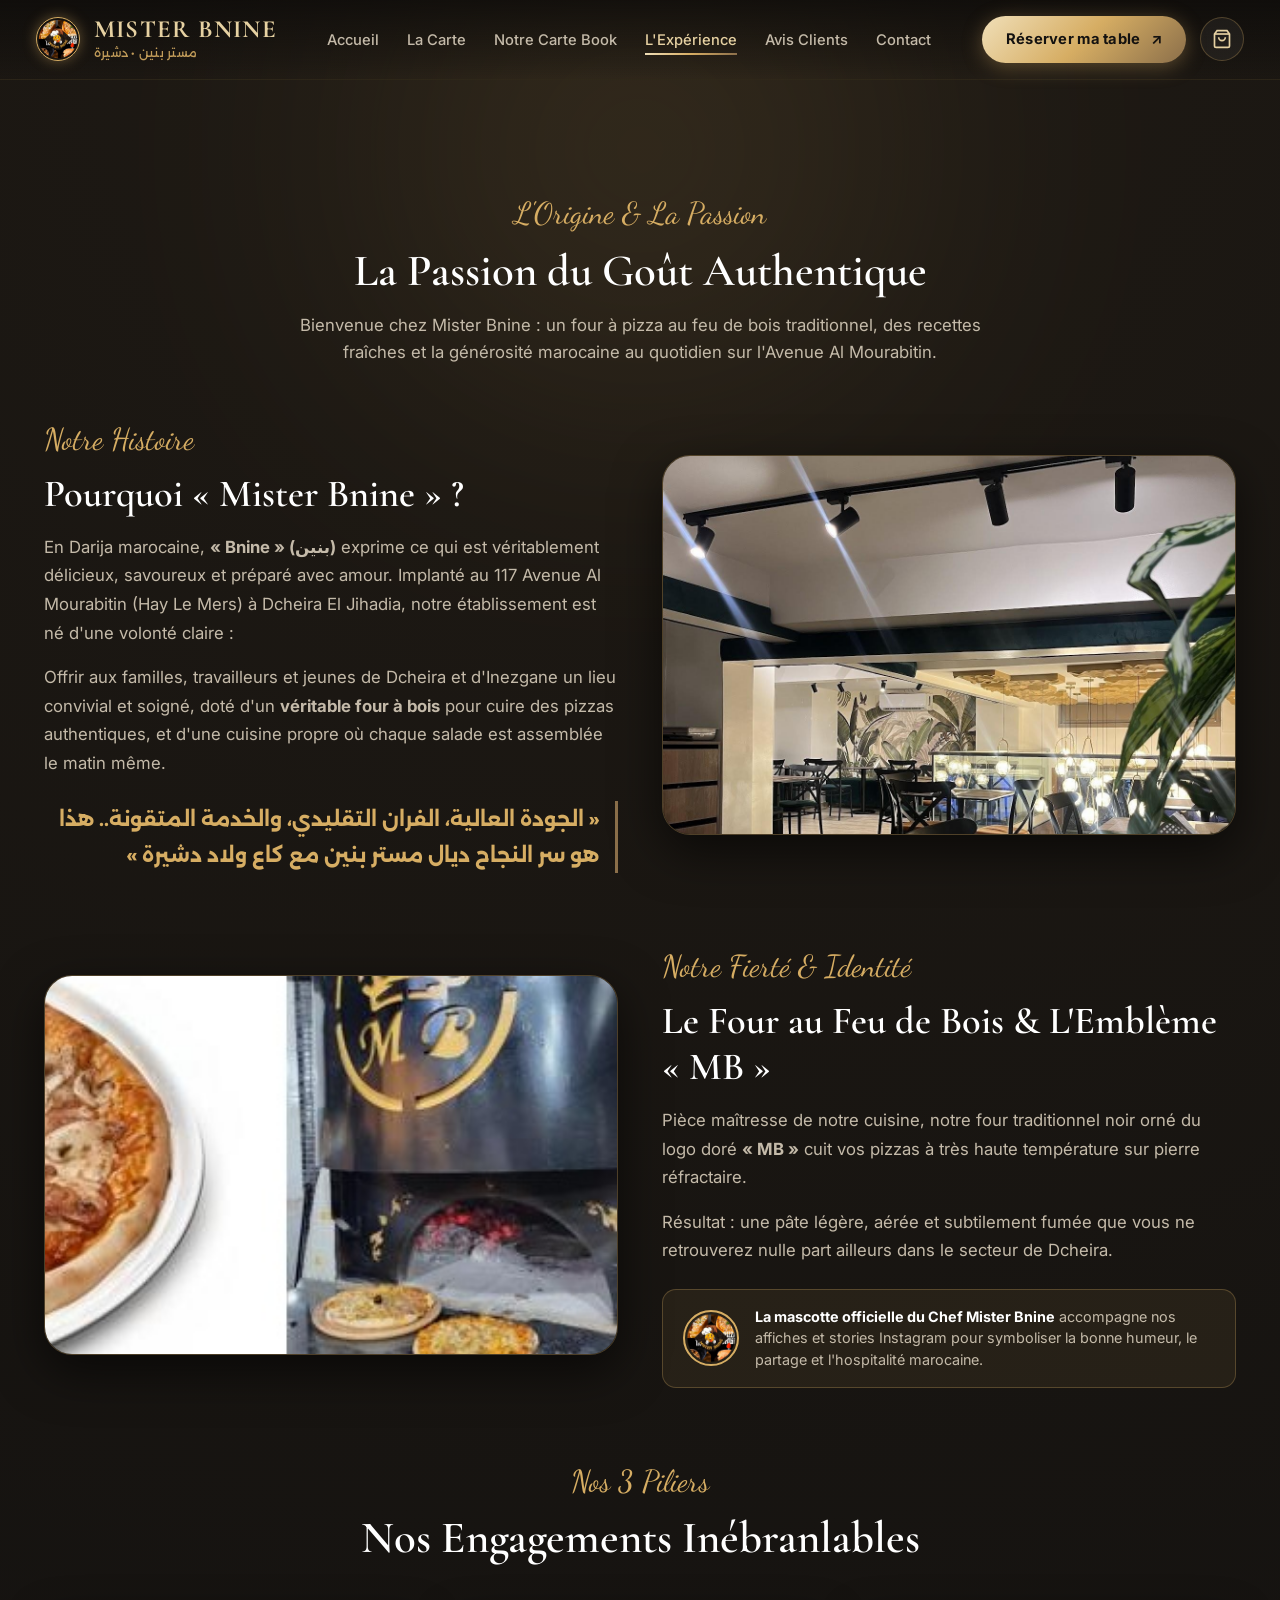
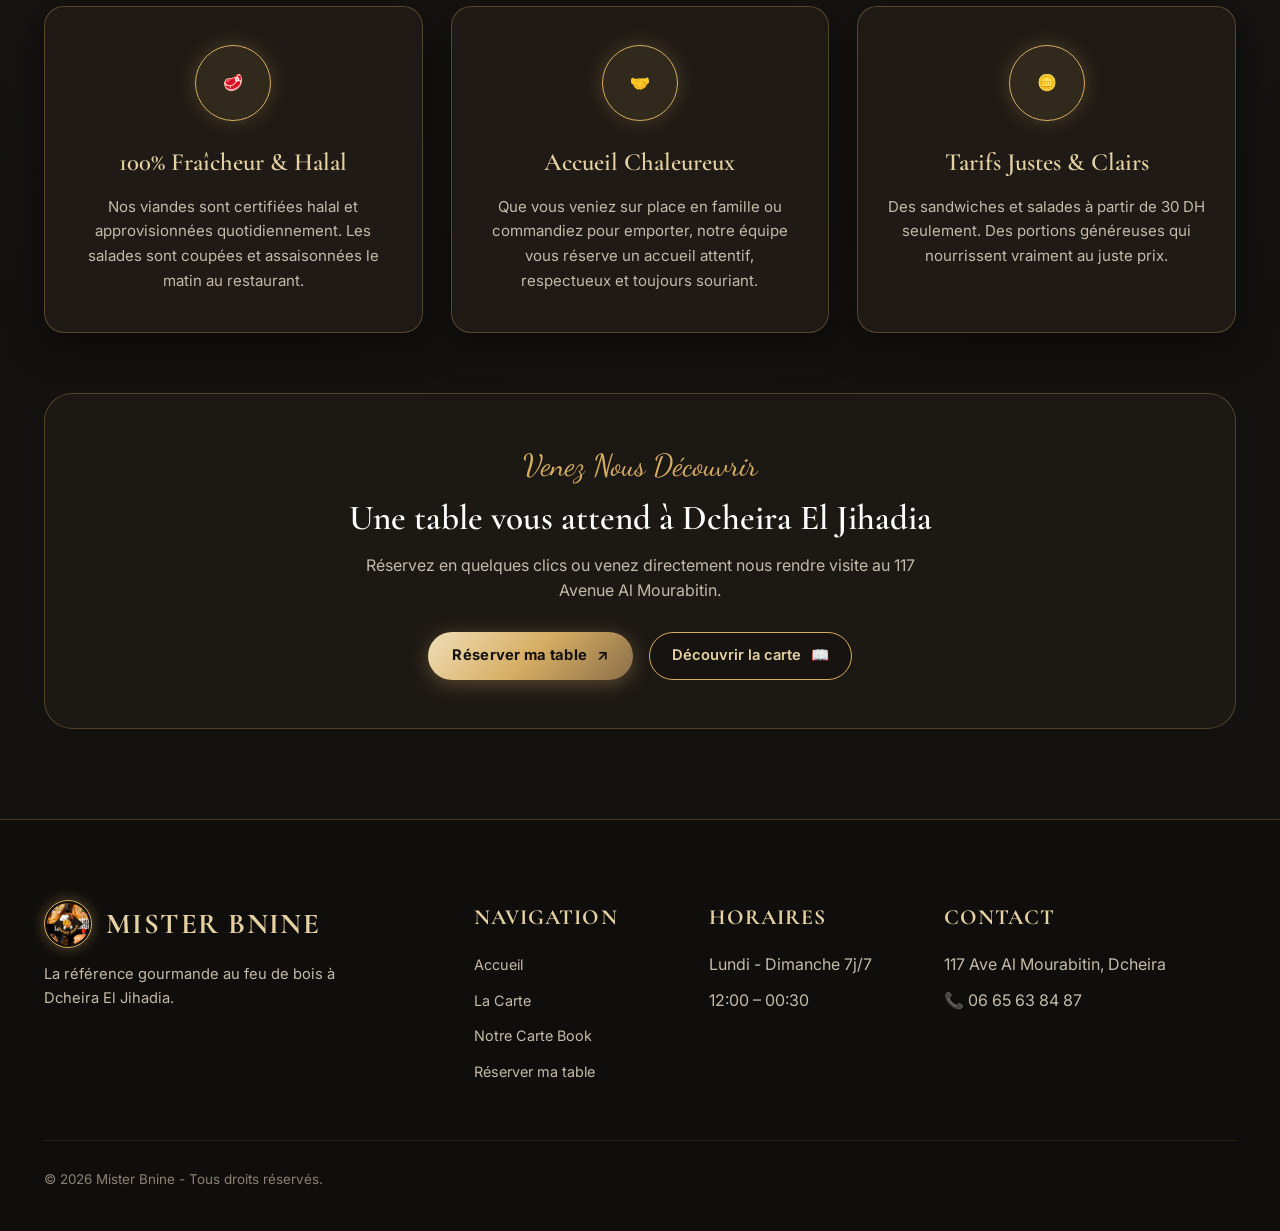
<file: about.html>
<!DOCTYPE html>
<html lang="fr" dir="ltr" class="scroll-smooth antialiased">
<head>
  <meta charset="UTF-8">
  <meta name="viewport" content="width=device-width, initial-scale=1.0">
  <title>L'Expérience & Notre Histoire | Mister Bnine Dcheira El Jihadia</title>
  <meta name="description" content="Découvrez l'histoire de Mister Bnine : notre four à bois traditionnel, notre cuisine artisanale et la passion des saveurs à Dcheira El Jihadia.">
  <meta name="theme-color" content="#141210">

  <!-- Favicons -->
  <link rel="icon" type="image/svg+xml" href="assets/favicon.svg">
  <link rel="alternate icon" type="image/png" href="assets/favicon.png">
  <link rel="apple-touch-icon" href="assets/logo_mascot_round.png">

  <!-- Google Fonts -->
  <link rel="preconnect" href="https://fonts.googleapis.com">
  <link rel="preconnect" href="https://fonts.gstatic.com" crossorigin>
  <link href="https://fonts.googleapis.com/css2?family=Alexandria:wght@400;600;700&family=Cormorant+Garamond:ital,wght@0,400;0,500;0,600;0,700;1,400;1,600&family=Dancing+Script:wght@500;600;700&family=Inter:wght@300;400;500;600;700&display=swap" rel="stylesheet">

  <!-- Stylesheet -->
  <link rel="stylesheet" href="styles.css">
</head>
<body>

  <!-- Ambient Glows -->
  <div class="ambient-glow glow-top"></div>

  <!-- Header -->
  <header class="site-header">
    <nav class="site-navbar site-navbar-glass" aria-label="Navigation Principale">
      <a href="index.html" class="brand-wrap">
        <img src="assets/logo_mascot_round.png" alt="Mascotte Mister Bnine" class="brand-mascot-img">
        <div class="brand-text-block">
          <span class="brand-title-main">Mister Bnine</span>
          <span class="brand-subtitle-arabic">مستر بنين • دشيرة</span>
        </div>
      </a>

      <ul class="nav-links">
        <li class="nav-link-item"><a href="index.html">Accueil</a></li>
        <li class="nav-link-item"><a href="menu.html">La Carte</a></li>
        <li class="nav-link-item"><a href="menu-book.html">Notre Carte Book</a></li>
        <li class="nav-link-item"><a href="about.html" class="active">L'Expérience</a></li>
        <li class="nav-link-item"><a href="index.html#reviews">Avis Clients</a></li>
        <li class="nav-link-item"><a href="contact.html">Contact</a></li>
      </ul>

      <div class="header-actions">
        <a href="reservation.html" class="btn-gold btn-gold-header">
          <span>Réserver ma table</span>
          <span>↗</span>
        </a>

        <button class="btn-cart-trigger" aria-label="Voir le panier">
          <svg width="20" height="20" viewBox="0 0 24 24" fill="none" stroke="currentColor" stroke-width="2">
            <path d="M6 2L3 6v14a2 2 0 0 0 2 2h14a2 2 0 0 0 2-2V6l-3-4z"></path>
            <line x1="3" y1="6" x2="21" y2="6"></line>
            <path d="M16 10a4 4 0 0 1-8 0"></path>
          </svg>
          <span class="cart-count-badge" style="display:none;">0</span>
        </button>

        <button class="mobile-toggle" aria-label="Menu Mobile">
          <span></span><span></span><span></span>
        </button>
      </div>
    </nav>
  </header>

  <!-- Mobile Drawer -->
  <div class="mobile-drawer">
    <a href="index.html">Accueil</a>
    <a href="menu.html">La Carte</a>
    <a href="menu-book.html">Notre Carte Book</a>
    <a href="reservation.html">Réserver ma table</a>
    <a href="about.html">L'Expérience</a>
    <a href="contact.html">Contact</a>
  </div>

  <main style="padding-top:100px;">
    <!-- Story Header -->
    <section class="section" style="padding-bottom:30px;">
      <div class="container" style="text-align:center;">
        <span class="section-script-subtitle">L'Origine & La Passion</span>
        <h1 class="section-title-display">La Passion du Goût Authentique</h1>
        <p class="section-desc-lead" style="max-width:700px; margin:14px auto 0;">
          Bienvenue chez Mister Bnine : un four à pizza au feu de bois traditionnel, des recettes fraîches et la générosité marocaine au quotidien sur l'Avenue Al Mourabitin.
        </p>
      </div>
    </section>

    <!-- Story Content Grid -->
    <section class="section" style="padding-top:20px;">
      <div class="container">
        
        <div style="display:grid; grid-template-columns:1fr 1fr; gap:44px; align-items:center; margin-bottom:70px;">
          <div>
            <span class="section-script-subtitle">Notre Histoire</span>
            <h2 class="section-title-display" style="font-size:2.4rem; margin-bottom:16px;">Pourquoi « Mister Bnine » ?</h2>
            <p style="color:var(--text-secondary); font-size:1.05rem; line-height:1.7; margin-bottom:16px;">
              En Darija marocaine, <strong>« Bnine » (بنين)</strong> exprime ce qui est véritablement délicieux, savoureux et préparé avec amour. Implanté au 117 Avenue Al Mourabitin (Hay Le Mers) à Dcheira El Jihadia, notre établissement est né d'une volonté claire :
            </p>
            <p style="color:var(--text-secondary); font-size:1.05rem; line-height:1.7; margin-bottom:24px;">
              Offrir aux familles, travailleurs et jeunes de Dcheira et d'Inezgane un lieu convivial et soigné, doté d'un <strong>véritable four à bois</strong> pour cuire des pizzas authentiques, et d'une cuisine propre où chaque salade est assemblée le matin même.
            </p>
            <div class="font-arabic" style="font-size:1.25rem; color:var(--gold-primary); font-weight:700; border-right:3px solid var(--gold-dark); padding-right:16px; line-height:1.8;">
              « الجودة العالية، الفران التقليدي، والخدمة المتقونة.. هذا هو سر النجاح ديال مستر بنين مع كاع ولاد دشيرة »
            </div>
          </div>

          <div style="border-radius:var(--radius-xl); overflow:hidden; border:1px solid var(--gold-border); box-shadow:0 16px 48px rgba(0,0,0,0.6); height:380px;">
            <img src="assets/photos/place_interior_main.jpg" alt="Vraie salle du Restaurant Mister Bnine" style="width:100%; height:100%; object-fit:cover;">
          </div>
        </div>

        <!-- Four à bois & Double Emblem Spotlight -->
        <div style="display:grid; grid-template-columns:1fr 1fr; gap:44px; align-items:center; margin-bottom:70px;">
          <div style="border-radius:var(--radius-xl); overflow:hidden; border:1px solid var(--gold-border); box-shadow:0 16px 48px rgba(0,0,0,0.6); height:380px;">
            <img src="assets/photos/place_pizza_oven.jpg" alt="Four à bois Mister Bnine avec logo MB" style="width:100%; height:100%; object-fit:cover;">
          </div>

          <div>
            <span class="section-script-subtitle">Notre Fierté & Identité</span>
            <h2 class="section-title-display" style="font-size:2.4rem; margin-bottom:16px;">Le Four au Feu de Bois & L'Emblème « MB »</h2>
            <p style="color:var(--text-secondary); font-size:1.05rem; line-height:1.7; margin-bottom:16px;">
              Pièce maîtresse de notre cuisine, notre four traditionnel noir orné du logo doré <strong>« MB »</strong> cuit vos pizzas à très haute température sur pierre réfractaire.
            </p>
            <p style="color:var(--text-secondary); font-size:1.05rem; line-height:1.7; margin-bottom:24px;">
              Résultat : une pâte légère, aérée et subtilement fumée que vous ne retrouverez nulle part ailleurs dans le secteur de Dcheira.
            </p>
            <div style="display:flex; align-items:center; gap:16px; background:rgba(214,173,99,0.08); border:1px solid var(--gold-border); border-radius:var(--radius-md); padding:16px 20px;">
              <img src="assets/logo_mascot_round.png" alt="Mascotte Mister Bnine" style="width:56px; height:56px; border-radius:50%; border:2px solid var(--gold-primary); object-fit:cover; flex-shrink:0;">
              <div style="font-size:0.9rem; color:var(--text-secondary); line-height:1.5;">
                <strong style="color:#FFF;">La mascotte officielle du Chef Mister Bnine</strong> accompagne nos affiches et stories Instagram pour symboliser la bonne humeur, le partage et l'hospitalité marocaine.
              </div>
            </div>
          </div>
        </div>

        <!-- 3 Pillars of Quality -->
        <div class="section-header-center" style="margin-bottom:40px;">
          <span class="section-script-subtitle">Nos 3 Piliers</span>
          <h2 class="section-title-display">Nos Engagements Inébranlables</h2>
        </div>

        <div class="welcome-pillars-grid">
          <div class="pillar-card">
            <div class="pillar-arch-header">🥩</div>
            <h3 class="pillar-title">100% Fraîcheur & Halal</h3>
            <p class="pillar-desc">
              Nos viandes sont certifiées halal et approvisionnées quotidiennement. Les salades sont coupées et assaisonnées le matin au restaurant.
            </p>
          </div>

          <div class="pillar-card">
            <div class="pillar-arch-header">🤝</div>
            <h3 class="pillar-title">Accueil Chaleureux</h3>
            <p class="pillar-desc">
              Que vous veniez sur place en famille ou commandiez pour emporter, notre équipe vous réserve un accueil attentif, respectueux et toujours souriant.
            </p>
          </div>

          <div class="pillar-card">
            <div class="pillar-arch-header">🪙</div>
            <h3 class="pillar-title">Tarifs Justes & Clairs</h3>
            <p class="pillar-desc">
              Des sandwiches et salades à partir de 30 DH seulement. Des portions généreuses qui nourrissent vraiment au juste prix.
            </p>
          </div>
        </div>

        <!-- CTA Box -->
        <div style="text-align:center; margin-top:60px; background:#1c1814; border:1px solid var(--gold-border); border-radius:var(--radius-xl); padding:48px 32px;">
          <span class="section-script-subtitle">Venez Nous Découvrir</span>
          <h2 class="section-title-display" style="font-size:2.2rem; margin-bottom:14px;">Une table vous attend à Dcheira El Jihadia</h2>
          <p style="color:var(--text-secondary); max-width:600px; margin:0 auto 28px;">
            Réservez en quelques clics ou venez directement nous rendre visite au 117 Avenue Al Mourabitin.
          </p>
          <div style="display:flex; justify-content:center; gap:16px; flex-wrap:wrap;">
            <a href="reservation.html" class="btn-gold">
              <span>Réserver ma table</span>
              <span>↗</span>
            </a>
            <a href="menu.html" class="btn-gold-outline">
              <span>Découvrir la carte</span>
              <span>📖</span>
            </a>
          </div>
        </div>

      </div>
    </section>
  </main>

  <!-- Footer -->
  <footer class="site-footer">
    <div class="container">
      <div class="footer-top-grid">
        <div class="footer-brand-bio">
          <div style="display:flex; align-items:center; gap:14px;">
            <img src="assets/logo_mascot_round.png" alt="Mascotte Mister Bnine" class="brand-mascot-img" style="width:48px; height:48px;">
            <span class="brand-title-main" style="font-size:1.8rem;">Mister Bnine</span>
          </div>
          <p>La référence gourmande au feu de bois à Dcheira El Jihadia.</p>
        </div>
        <div>
          <h4 class="footer-col-title">Navigation</h4>
          <ul class="footer-links-list">
            <li><a href="index.html">Accueil</a></li>
            <li><a href="menu.html">La Carte</a></li>
            <li><a href="menu-book.html">Notre Carte Book</a></li>
            <li><a href="reservation.html">Réserver ma table</a></li>
          </ul>
        </div>
        <div>
          <h4 class="footer-col-title">Horaires</h4>
          <ul class="footer-links-list" style="color:var(--text-secondary);">
            <li>Lundi - Dimanche 7j/7</li>
            <li>12:00 – 00:30</li>
          </ul>
        </div>
        <div>
          <h4 class="footer-col-title">Contact</h4>
          <ul class="footer-links-list" style="color:var(--text-secondary);">
            <li>117 Ave Al Mourabitin, Dcheira</li>
            <li>📞 06 65 63 84 87</li>
          </ul>
        </div>
      </div>
      <div class="footer-bottom-row">
        <div>© 2026 Mister Bnine - Tous droits réservés.</div>
      </div>
    </div>
  </footer>

  <script src="app.js"></script>
</body>
</html>
</file>
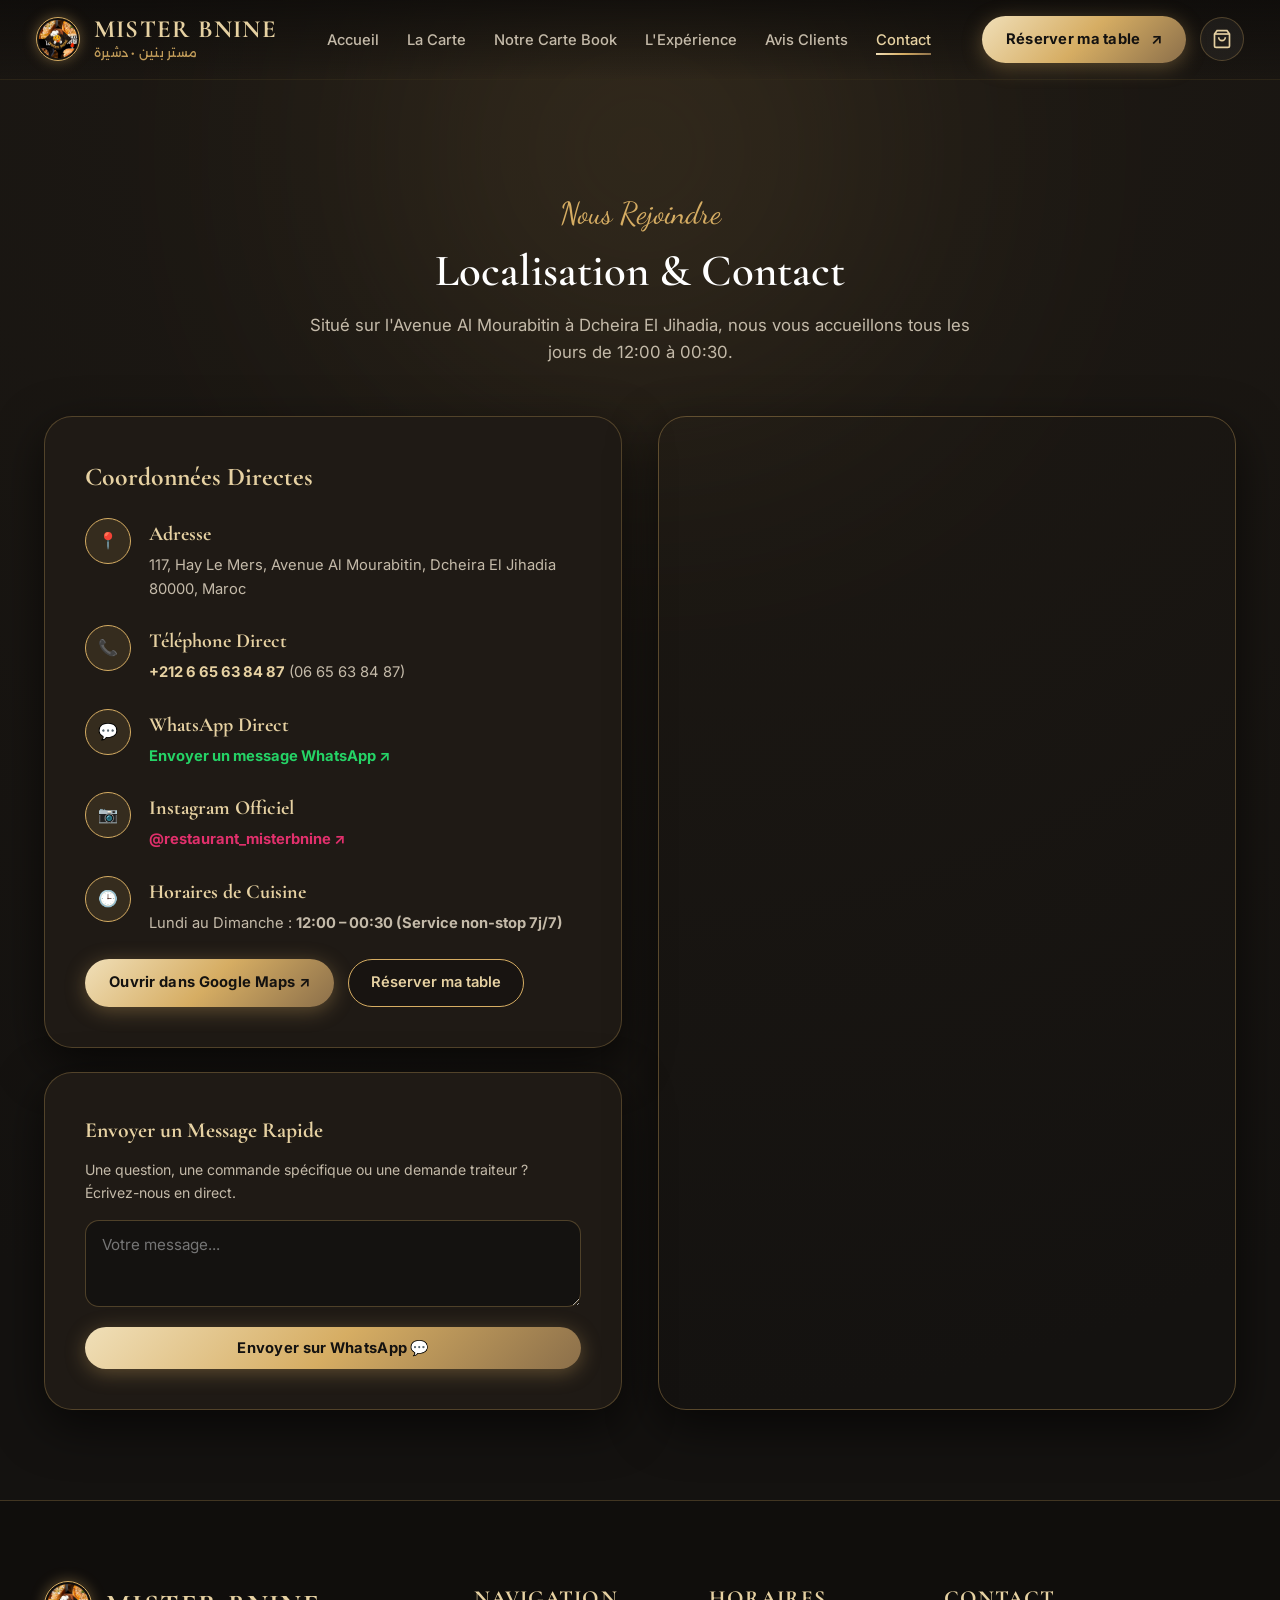
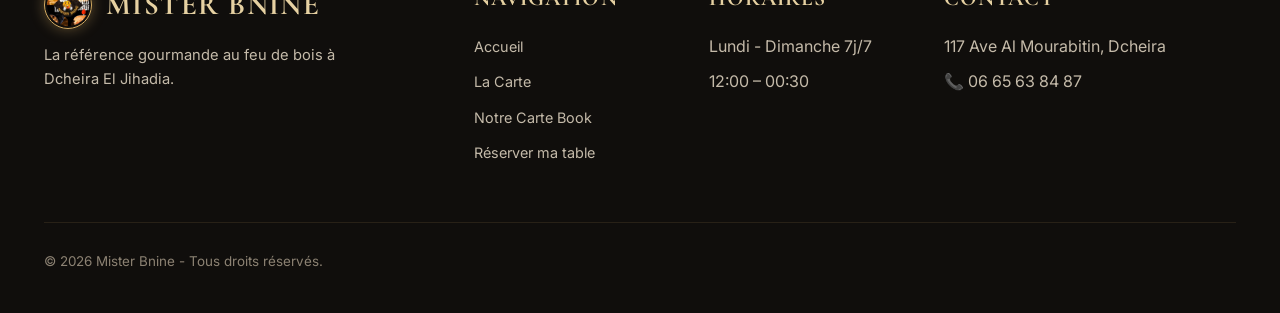
<file: contact.html>
<!DOCTYPE html>
<html lang="fr" dir="ltr" class="scroll-smooth antialiased">
<head>
  <meta charset="UTF-8">
  <meta name="viewport" content="width=device-width, initial-scale=1.0">
  <title>Localisation & Contact | Mister Bnine Dcheira El Jihadia</title>
  <meta name="description" content="Contactez Mister Bnine à Dcheira El Jihadia. Adresse au 117 Avenue Al Mourabitin, téléphone 06 65 63 84 87, WhatsApp direct et plan Google Maps interactif.">
  <meta name="theme-color" content="#141210">

  <!-- Favicons -->
  <link rel="icon" type="image/svg+xml" href="assets/favicon.svg">
  <link rel="alternate icon" type="image/png" href="assets/favicon.png">
  <link rel="apple-touch-icon" href="assets/logo_mascot_round.png">

  <!-- Google Fonts -->
  <link rel="preconnect" href="https://fonts.googleapis.com">
  <link rel="preconnect" href="https://fonts.gstatic.com" crossorigin>
  <link href="https://fonts.googleapis.com/css2?family=Alexandria:wght@400;600;700&family=Cormorant+Garamond:ital,wght@0,400;0,500;0,600;0,700;1,400;1,600&family=Dancing+Script:wght@500;600;700&family=Inter:wght@300;400;500;600;700&display=swap" rel="stylesheet">

  <!-- Stylesheet -->
  <link rel="stylesheet" href="styles.css">
</head>
<body>

  <!-- Ambient Glows -->
  <div class="ambient-glow glow-top"></div>

  <!-- Header -->
  <header class="site-header">
    <nav class="site-navbar site-navbar-glass" aria-label="Navigation Principale">
      <a href="index.html" class="brand-wrap">
        <img src="assets/logo_mascot_round.png" alt="Mascotte Mister Bnine" class="brand-mascot-img">
        <div class="brand-text-block">
          <span class="brand-title-main">Mister Bnine</span>
          <span class="brand-subtitle-arabic">مستر بنين • دشيرة</span>
        </div>
      </a>

      <ul class="nav-links">
        <li class="nav-link-item"><a href="index.html">Accueil</a></li>
        <li class="nav-link-item"><a href="menu.html">La Carte</a></li>
        <li class="nav-link-item"><a href="menu-book.html">Notre Carte Book</a></li>
        <li class="nav-link-item"><a href="about.html">L'Expérience</a></li>
        <li class="nav-link-item"><a href="index.html#reviews">Avis Clients</a></li>
        <li class="nav-link-item"><a href="contact.html" class="active">Contact</a></li>
      </ul>

      <div class="header-actions">
        <a href="reservation.html" class="btn-gold btn-gold-header">
          <span>Réserver ma table</span>
          <span>↗</span>
        </a>

        <button class="btn-cart-trigger" aria-label="Voir le panier">
          <svg width="20" height="20" viewBox="0 0 24 24" fill="none" stroke="currentColor" stroke-width="2">
            <path d="M6 2L3 6v14a2 2 0 0 0 2 2h14a2 2 0 0 0 2-2V6l-3-4z"></path>
            <line x1="3" y1="6" x2="21" y2="6"></line>
            <path d="M16 10a4 4 0 0 1-8 0"></path>
          </svg>
          <span class="cart-count-badge" style="display:none;">0</span>
        </button>

        <button class="mobile-toggle" aria-label="Menu Mobile">
          <span></span><span></span><span></span>
        </button>
      </div>
    </nav>
  </header>

  <!-- Mobile Drawer -->
  <div class="mobile-drawer">
    <a href="index.html">Accueil</a>
    <a href="menu.html">La Carte</a>
    <a href="menu-book.html">Notre Carte Book</a>
    <a href="reservation.html">Réserver ma table</a>
    <a href="about.html">L'Expérience</a>
    <a href="contact.html">Contact</a>
  </div>

  <main style="padding-top:100px;">
    <!-- Contact Header -->
    <section class="section" style="padding-bottom:30px;">
      <div class="container" style="text-align:center;">
        <span class="section-script-subtitle">Nous Rejoindre</span>
        <h1 class="section-title-display">Localisation & Contact</h1>
        <p class="section-desc-lead" style="max-width:680px; margin:14px auto 0;">
          Situé sur l'Avenue Al Mourabitin à Dcheira El Jihadia, nous vous accueillons tous les jours de 12:00 à 00:30.
        </p>
      </div>
    </section>

    <!-- Location & Contact Grid -->
    <section class="section" style="padding-top:20px;">
      <div class="container">
        
        <div class="location-grid" style="margin-top:0;">
          <!-- Left Info Cards -->
          <div style="display:flex; flex-direction:column; gap:24px;">
            <div class="location-info-card">
              <h3 style="font-family:var(--font-display); font-size:1.6rem; color:var(--gold-light); margin-bottom:20px;">
                Coordonnées Directes
              </h3>

              <div class="info-item-row">
                <div class="info-icon-box">📍</div>
                <div class="info-text-col">
                  <h4>Adresse</h4>
                  <p>117, Hay Le Mers, Avenue Al Mourabitin, Dcheira El Jihadia 80000, Maroc</p>
                </div>
              </div>

              <div class="info-item-row">
                <div class="info-icon-box">📞</div>
                <div class="info-text-col">
                  <h4>Téléphone Direct</h4>
                  <p><a href="tel:+212665638487" style="color:var(--gold-light); font-weight:700;">+212 6 65 63 84 87</a> (06 65 63 84 87)</p>
                </div>
              </div>

              <div class="info-item-row">
                <div class="info-icon-box">💬</div>
                <div class="info-text-col">
                  <h4>WhatsApp Direct</h4>
                  <p><a href="https://wa.me/212665638487" target="_blank" rel="noopener" style="color:#25D366; font-weight:700;">Envoyer un message WhatsApp ↗</a></p>
                </div>
              </div>

              <div class="info-item-row">
                <div class="info-icon-box">📷</div>
                <div class="info-text-col">
                  <h4>Instagram Officiel</h4>
                  <p><a href="https://www.instagram.com/restaurant_misterbnine/" target="_blank" rel="noopener" style="color:#E1306C; font-weight:700;">@restaurant_misterbnine ↗</a></p>
                </div>
              </div>

              <div class="info-item-row">
                <div class="info-icon-box">🕒</div>
                <div class="info-text-col">
                  <h4>Horaires de Cuisine</h4>
                  <p>Lundi au Dimanche : <strong>12:00 – 00:30 (Service non-stop 7j/7)</strong></p>
                </div>
              </div>

              <div style="display:flex; gap:14px; margin-top:24px; flex-wrap:wrap;">
                <a href="https://maps.app.goo.gl/Y2hHxJQywBc3FXu29" target="_blank" rel="noopener" class="btn-gold">
                  <span>Ouvrir dans Google Maps ↗</span>
                </a>
                <a href="reservation.html" class="btn-gold-outline">
                  <span>Réserver ma table</span>
                </a>
              </div>
            </div>

            <!-- Quick WhatsApp Form -->
            <div class="location-info-card">
              <h4 style="font-family:var(--font-display); font-size:1.35rem; color:var(--gold-light); margin-bottom:12px;">
                Envoyer un Message Rapide
              </h4>
              <p style="color:var(--text-secondary); font-size:0.88rem; margin-bottom:16px;">
                Une question, une commande spécifique ou une demande traiteur ? Écrivez-nous en direct.
              </p>
              <form onsubmit="event.preventDefault(); const msg = this.msg.value; window.open('https://wa.me/212665638487?text=' + encodeURIComponent(msg), '_blank');">
                <textarea name="msg" class="form-textarea" rows="3" placeholder="Votre message..." required style="margin-bottom:12px;"></textarea>
                <button type="submit" class="btn-gold" style="width:100%; justify-content:center;">
                  <span>Envoyer sur WhatsApp 💬</span>
                </button>
              </form>
            </div>
          </div>

          <!-- Embedded Map -->
          <div class="map-embed-frame" style="height:100%; min-height:550px;">
            <iframe 
              title="Mister Bnine Dcheira Google Maps"
              src="https://maps.google.com/maps?q=30.3722634,-9.5227452&hl=fr&z=17&output=embed" 
              loading="lazy" 
              allowfullscreen>
            </iframe>
          </div>
        </div>

      </div>
    </section>
  </main>

  <!-- Footer -->
  <footer class="site-footer">
    <div class="container">
      <div class="footer-top-grid">
        <div class="footer-brand-bio">
          <div style="display:flex; align-items:center; gap:14px;">
            <img src="assets/logo_mascot_round.png" alt="Mascotte Mister Bnine" class="brand-mascot-img" style="width:48px; height:48px;">
            <span class="brand-title-main" style="font-size:1.8rem;">Mister Bnine</span>
          </div>
          <p>La référence gourmande au feu de bois à Dcheira El Jihadia.</p>
        </div>
        <div>
          <h4 class="footer-col-title">Navigation</h4>
          <ul class="footer-links-list">
            <li><a href="index.html">Accueil</a></li>
            <li><a href="menu.html">La Carte</a></li>
            <li><a href="menu-book.html">Notre Carte Book</a></li>
            <li><a href="reservation.html">Réserver ma table</a></li>
          </ul>
        </div>
        <div>
          <h4 class="footer-col-title">Horaires</h4>
          <ul class="footer-links-list" style="color:var(--text-secondary);">
            <li>Lundi - Dimanche 7j/7</li>
            <li>12:00 – 00:30</li>
          </ul>
        </div>
        <div>
          <h4 class="footer-col-title">Contact</h4>
          <ul class="footer-links-list" style="color:var(--text-secondary);">
            <li>117 Ave Al Mourabitin, Dcheira</li>
            <li>📞 06 65 63 84 87</li>
          </ul>
        </div>
      </div>
      <div class="footer-bottom-row">
        <div>© 2026 Mister Bnine - Tous droits réservés.</div>
      </div>
    </div>
  </footer>

  <script src="app.js"></script>
</body>
</html>
</file>
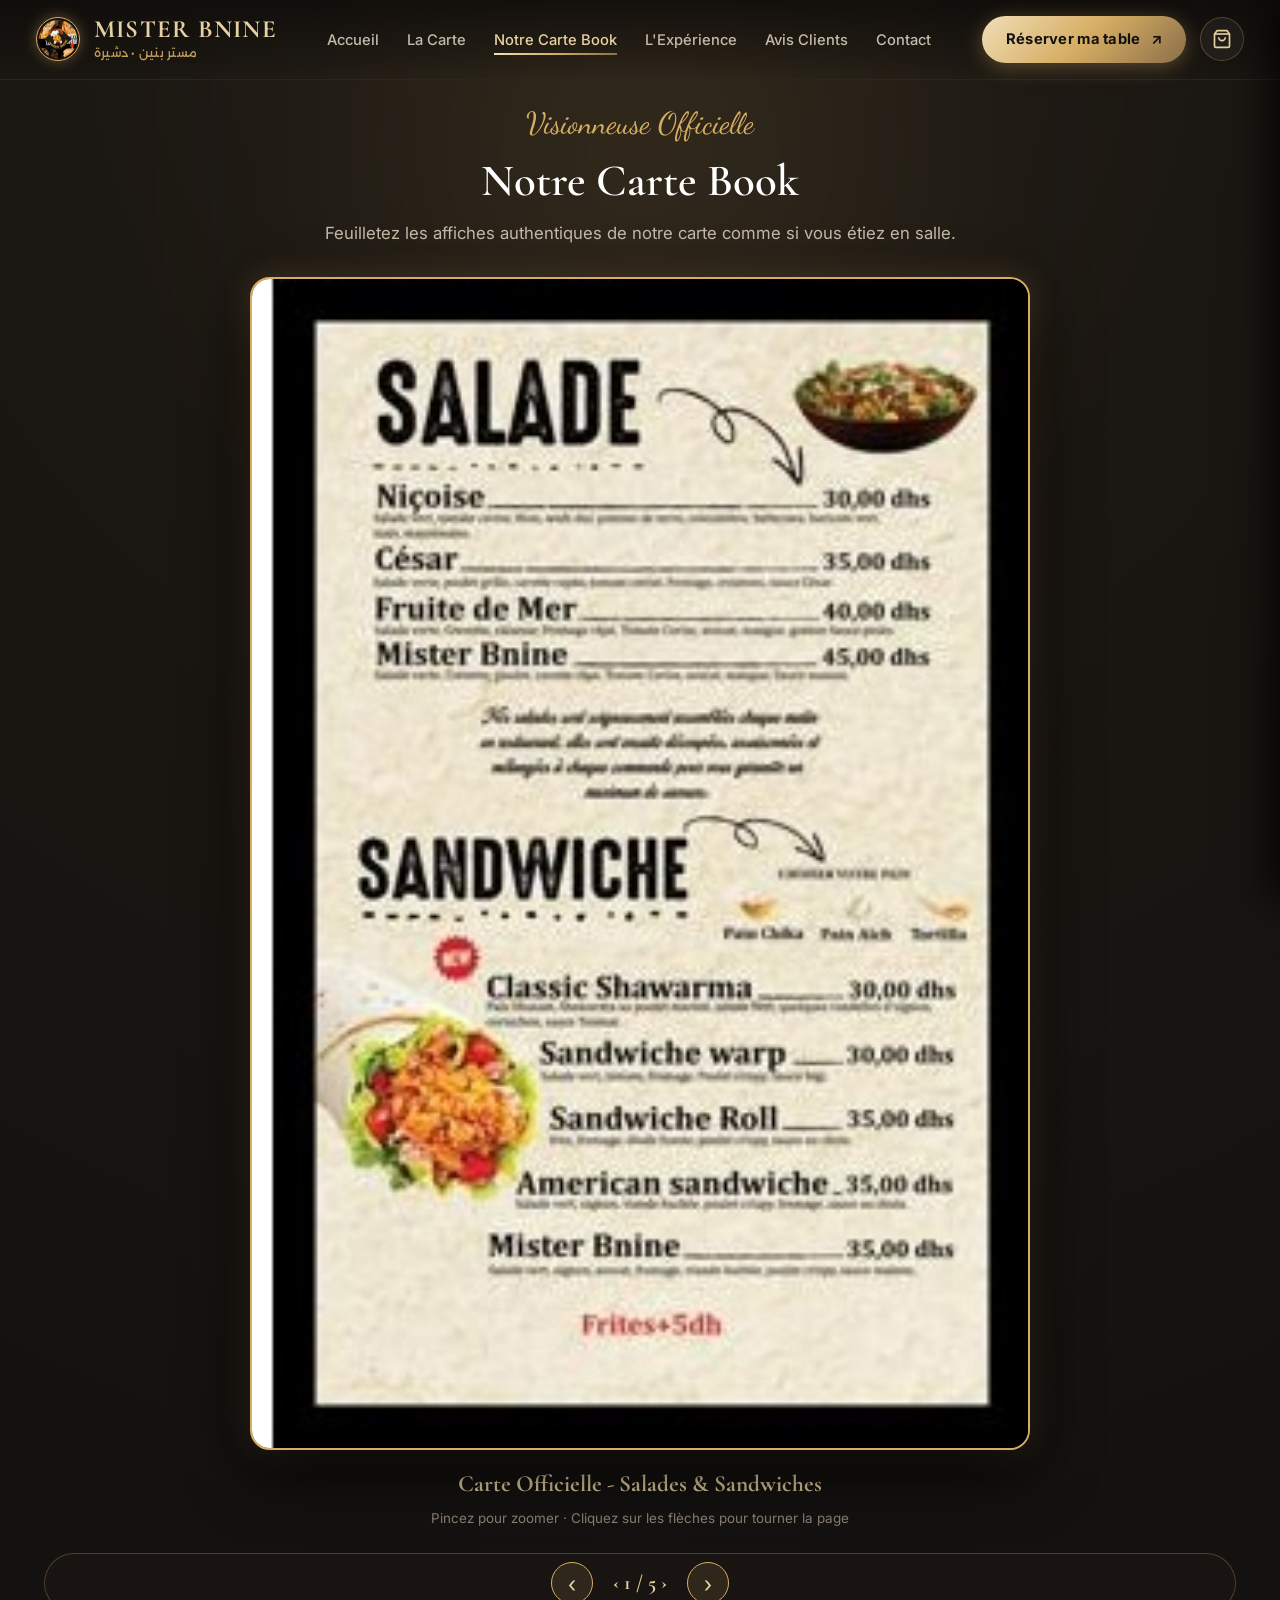
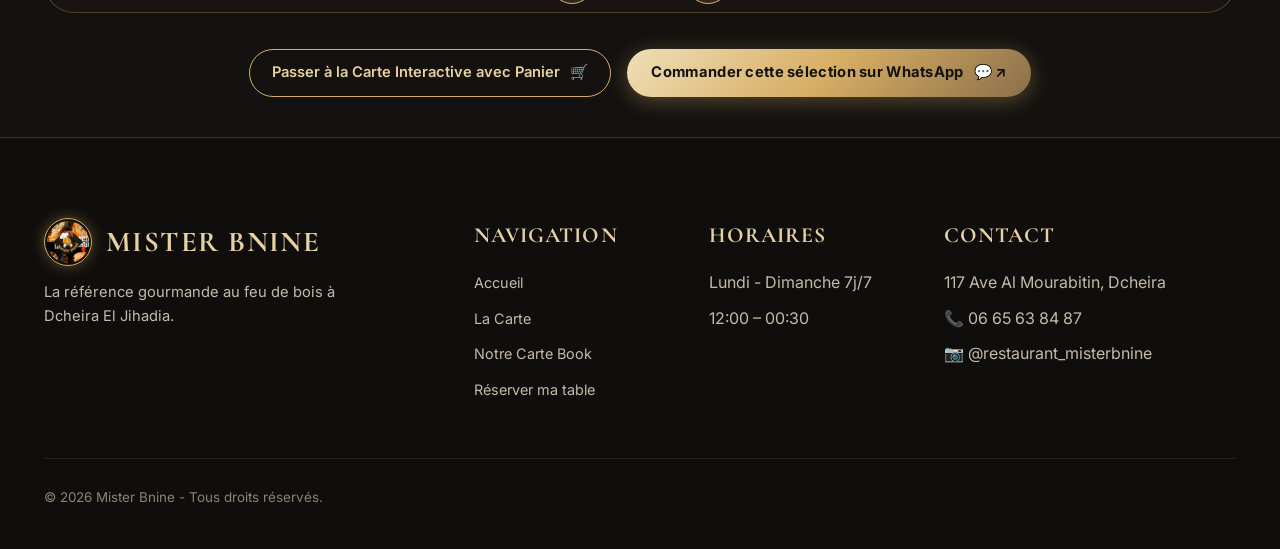
<file: menu-book.html>
<!DOCTYPE html>
<html lang="fr" dir="ltr" class="scroll-smooth antialiased">
<head>
  <meta charset="UTF-8">
  <meta name="viewport" content="width=device-width, initial-scale=1.0">
  <title>Notre Carte Book | Mister Bnine Dcheira El Jihadia</title>
  <meta name="description" content="Feuilletez la carte complète et les affiches officielles de Mister Bnine : Salades, Sandwiches, Pizzas au feu de bois, Burgers gourmets et Tacos.">
  <meta name="theme-color" content="#141210">

  <!-- Favicons -->
  <link rel="icon" type="image/svg+xml" href="assets/favicon.svg">
  <link rel="alternate icon" type="image/png" href="assets/favicon.png">
  <link rel="apple-touch-icon" href="assets/logo_mascot_round.png">

  <!-- Google Fonts -->
  <link rel="preconnect" href="https://fonts.googleapis.com">
  <link rel="preconnect" href="https://fonts.gstatic.com" crossorigin>
  <link href="https://fonts.googleapis.com/css2?family=Alexandria:wght@400;600;700&family=Cormorant+Garamond:ital,wght@0,400;0,500;0,600;0,700;1,400;1,600&family=Dancing+Script:wght@500;600;700&family=Inter:wght@300;400;500;600;700&display=swap" rel="stylesheet">

  <!-- Stylesheet -->
  <link rel="stylesheet" href="styles.css">
</head>
<body>

  <!-- Ambient Glows -->
  <div class="ambient-glow glow-top"></div>

  <!-- Header -->
  <header class="site-header">
    <nav class="site-navbar site-navbar-glass" aria-label="Navigation Principale">
      <a href="index.html" class="brand-wrap">
        <img src="assets/logo_mascot_round.png" alt="Mascotte Mister Bnine" class="brand-mascot-img">
        <div class="brand-text-block">
          <span class="brand-title-main">Mister Bnine</span>
          <span class="brand-subtitle-arabic">مستر بنين • دشيرة</span>
        </div>
      </a>

      <ul class="nav-links">
        <li class="nav-link-item"><a href="index.html">Accueil</a></li>
        <li class="nav-link-item"><a href="menu.html">La Carte</a></li>
        <li class="nav-link-item"><a href="menu-book.html" class="active">Notre Carte Book</a></li>
        <li class="nav-link-item"><a href="about.html">L'Expérience</a></li>
        <li class="nav-link-item"><a href="index.html#reviews">Avis Clients</a></li>
        <li class="nav-link-item"><a href="contact.html">Contact</a></li>
      </ul>

      <div class="header-actions">
        <a href="reservation.html" class="btn-gold btn-gold-header">
          <span>Réserver ma table</span>
          <span>↗</span>
        </a>

        <button class="btn-cart-trigger" aria-label="Voir le panier">
          <svg width="20" height="20" viewBox="0 0 24 24" fill="none" stroke="currentColor" stroke-width="2">
            <path d="M6 2L3 6v14a2 2 0 0 0 2 2h14a2 2 0 0 0 2-2V6l-3-4z"></path>
            <line x1="3" y1="6" x2="21" y2="6"></line>
            <path d="M16 10a4 4 0 0 1-8 0"></path>
          </svg>
          <span class="cart-count-badge" style="display:none;">0</span>
        </button>

        <button class="mobile-toggle" aria-label="Menu Mobile">
          <span></span><span></span><span></span>
        </button>
      </div>
    </nav>
  </header>

  <!-- Mobile Drawer -->
  <div class="mobile-drawer">
    <a href="index.html">Accueil</a>
    <a href="menu.html">La Carte</a>
    <a href="menu-book.html">Notre Carte Book</a>
    <a href="reservation.html">Réserver ma table</a>
    <a href="about.html">L'Expérience</a>
    <a href="contact.html">Contact</a>
  </div>

  <main>
    <!-- Interactive Menu Book Section -->
    <section class="menu-book-viewport">
      <div class="container" style="text-align:center;">
        
        <div style="margin-bottom:30px;">
          <span class="section-script-subtitle">Visionneuse Officielle</span>
          <h1 class="section-title-display">Notre Carte Book</h1>
          <p class="section-desc-lead">Feuilletez les affiches authentiques de notre carte comme si vous étiez en salle.</p>
        </div>

        <!-- Book Display Frame -->
        <div class="book-display-frame" style="margin: 0 auto;">
          <img src="assets/photos/affiche_menu_exact.jpg" alt="Carte officielle Mister Bnine" class="book-page-image">
        </div>

        <!-- Page Title & Guidance -->
        <div style="margin-top:16px;">
          <div class="book-page-title" style="font-family:var(--font-display); font-size:1.45rem; font-weight:700; color:var(--gold-light);">
            Carte Officielle - Salades & Sandwiches
          </div>
          <p style="color:var(--text-muted); font-size:0.84rem; margin-top:4px;">
            Pincez pour zoomer · Cliquez sur les flèches pour tourner la page
          </p>
        </div>

        <!-- Book Controls Bar -->
        <div class="book-controls-bar">
          <button class="btn-book-nav btn-book-prev" aria-label="Page précédente">‹</button>
          <span class="book-page-indicator">‹ 1 / 5 ›</span>
          <button class="btn-book-nav btn-book-next" aria-label="Page suivante">›</button>
        </div>

        <!-- Quick Action CTA -->
        <div style="display:flex; justify-content:center; gap:16px; margin-top:36px; flex-wrap:wrap;">
          <a href="menu.html" class="btn-gold-outline">
            <span>Passer à la Carte Interactive avec Panier</span>
            <span>🛒</span>
          </a>
          <a href="https://wa.me/212665638487?text=Salam%20Mister%20Bnine%20!%20Je%20souhaite%20commander%20d%27apr%C3%A8s%20votre%20carte" target="_blank" rel="noopener" class="btn-gold">
            <span>Commander cette sélection sur WhatsApp</span>
            <span>💬 ↗</span>
          </a>
        </div>

      </div>
    </section>
  </main>

  <!-- Footer -->
  <footer class="site-footer">
    <div class="container">
      <div class="footer-top-grid">
        <div class="footer-brand-bio">
          <div style="display:flex; align-items:center; gap:14px;">
            <img src="assets/logo_mascot_round.png" alt="Mascotte Mister Bnine" class="brand-mascot-img" style="width:48px; height:48px;">
            <span class="brand-title-main" style="font-size:1.8rem;">Mister Bnine</span>
          </div>
          <p>La référence gourmande au feu de bois à Dcheira El Jihadia.</p>
        </div>
        <div>
          <h4 class="footer-col-title">Navigation</h4>
          <ul class="footer-links-list">
            <li><a href="index.html">Accueil</a></li>
            <li><a href="menu.html">La Carte</a></li>
            <li><a href="menu-book.html">Notre Carte Book</a></li>
            <li><a href="reservation.html">Réserver ma table</a></li>
          </ul>
        </div>
        <div>
          <h4 class="footer-col-title">Horaires</h4>
          <ul class="footer-links-list" style="color:var(--text-secondary);">
            <li>Lundi - Dimanche 7j/7</li>
            <li>12:00 – 00:30</li>
          </ul>
        </div>
        <div>
          <h4 class="footer-col-title">Contact</h4>
          <ul class="footer-links-list" style="color:var(--text-secondary);">
            <li>117 Ave Al Mourabitin, Dcheira</li>
            <li>📞 06 65 63 84 87</li>
            <li>📷 @restaurant_misterbnine</li>
          </ul>
        </div>
      </div>
      <div class="footer-bottom-row">
        <div>© 2026 Mister Bnine - Tous droits réservés.</div>
      </div>
    </div>
  </footer>

  <!-- Cart Drawer -->
  <div class="cart-drawer-overlay"></div>
  <aside class="cart-drawer">
    <div class="cart-header">
      <h3><span>Mon Panier</span></h3>
      <button class="btn-close-cart">✕</button>
    </div>
    <div class="cart-items-list"></div>
    <div class="cart-footer">
      <div class="cart-total-row">
        <span>Total :</span>
        <span class="cart-total-val">0 DH</span>
      </div>
      <button class="btn-gold btn-checkout-whatsapp" style="width:100%; justify-content:center;">
        <span>Commander sur WhatsApp 💬</span>
      </button>
    </div>
  </aside>

  <script src="app.js"></script>
</body>
</html>
</file>
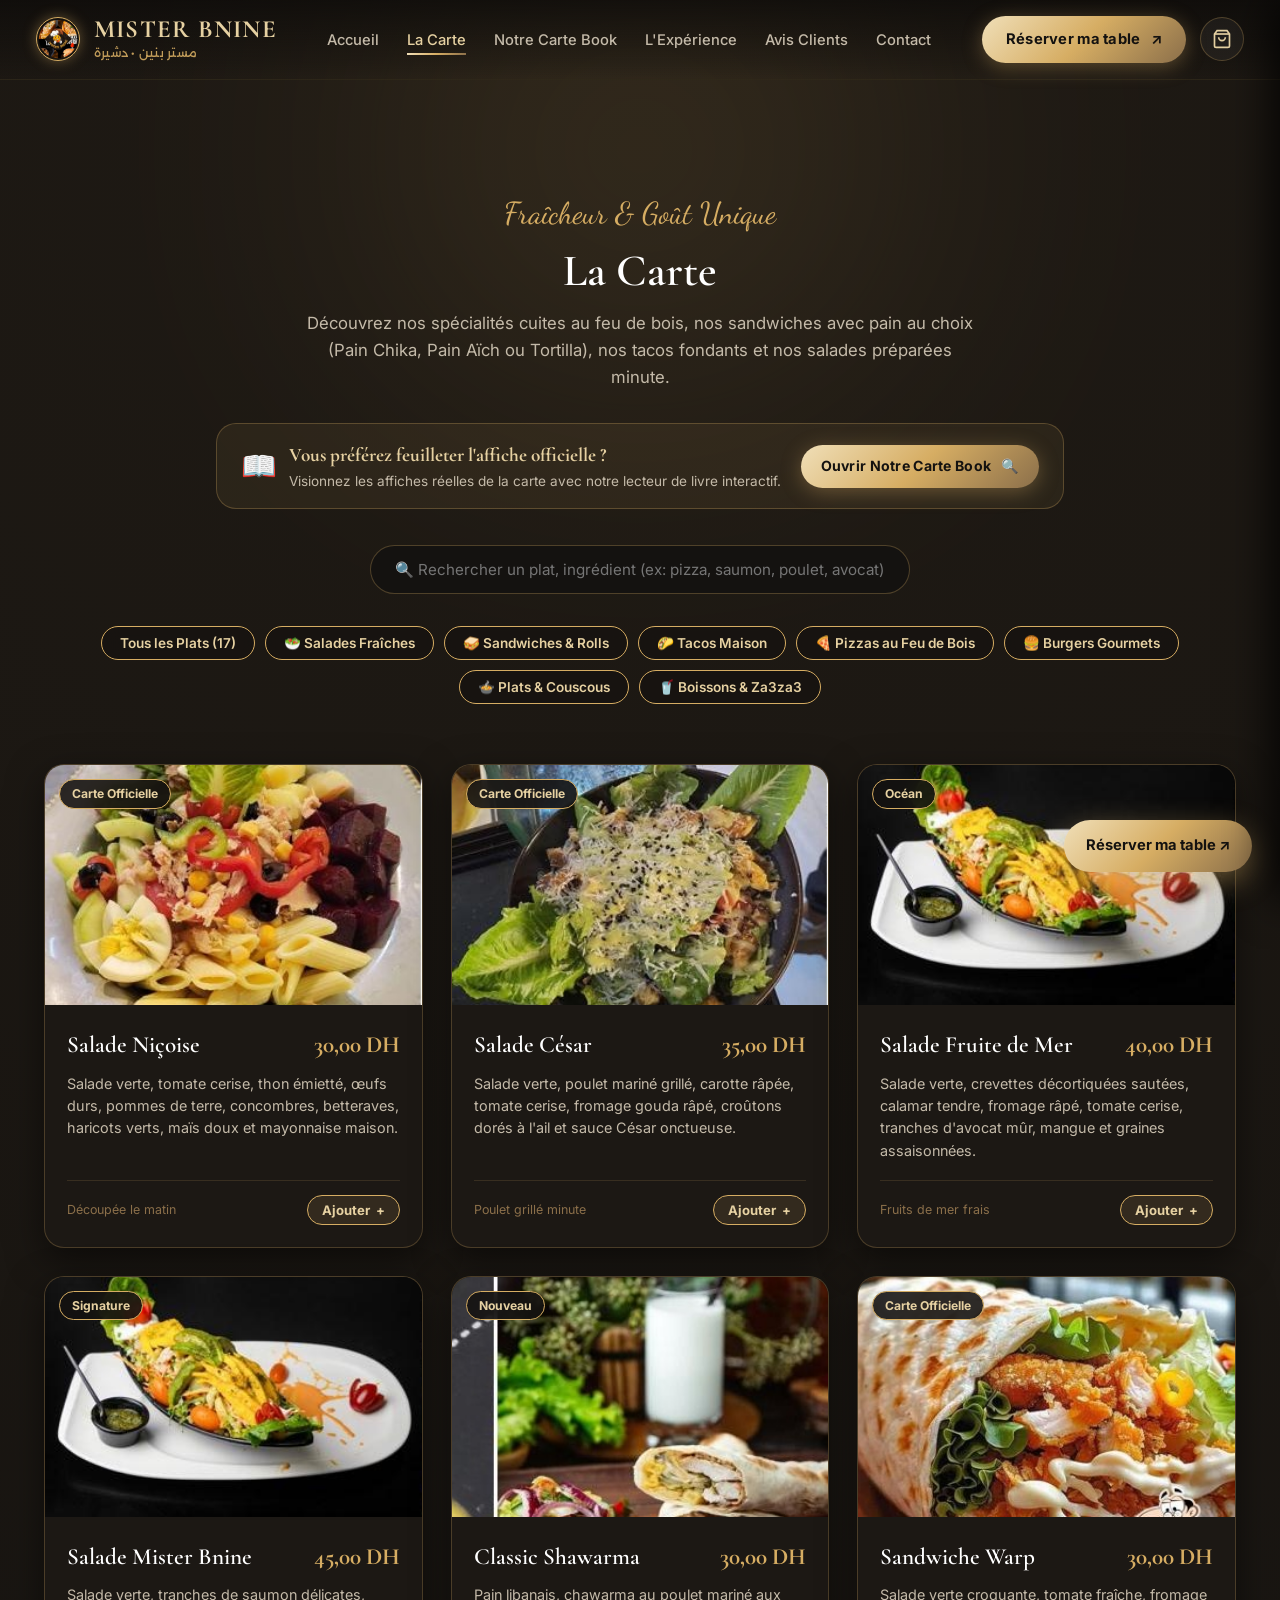
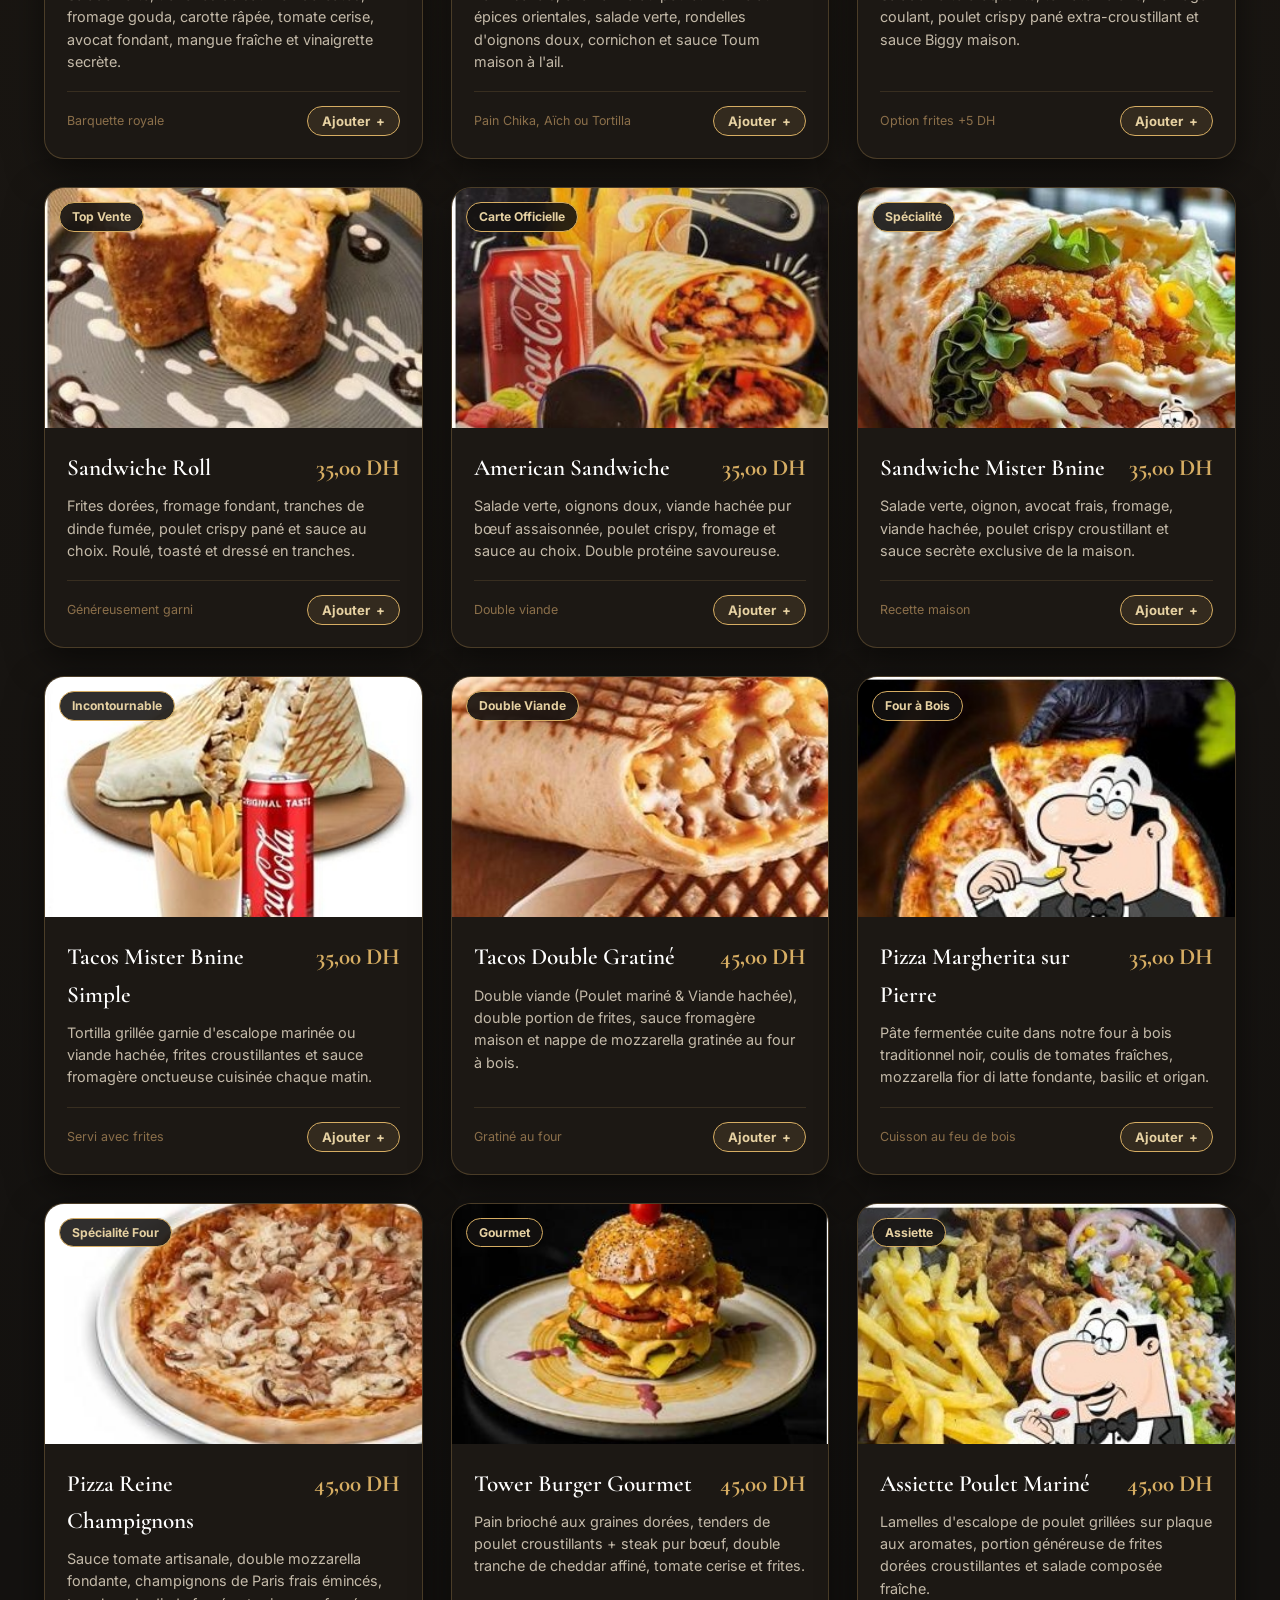
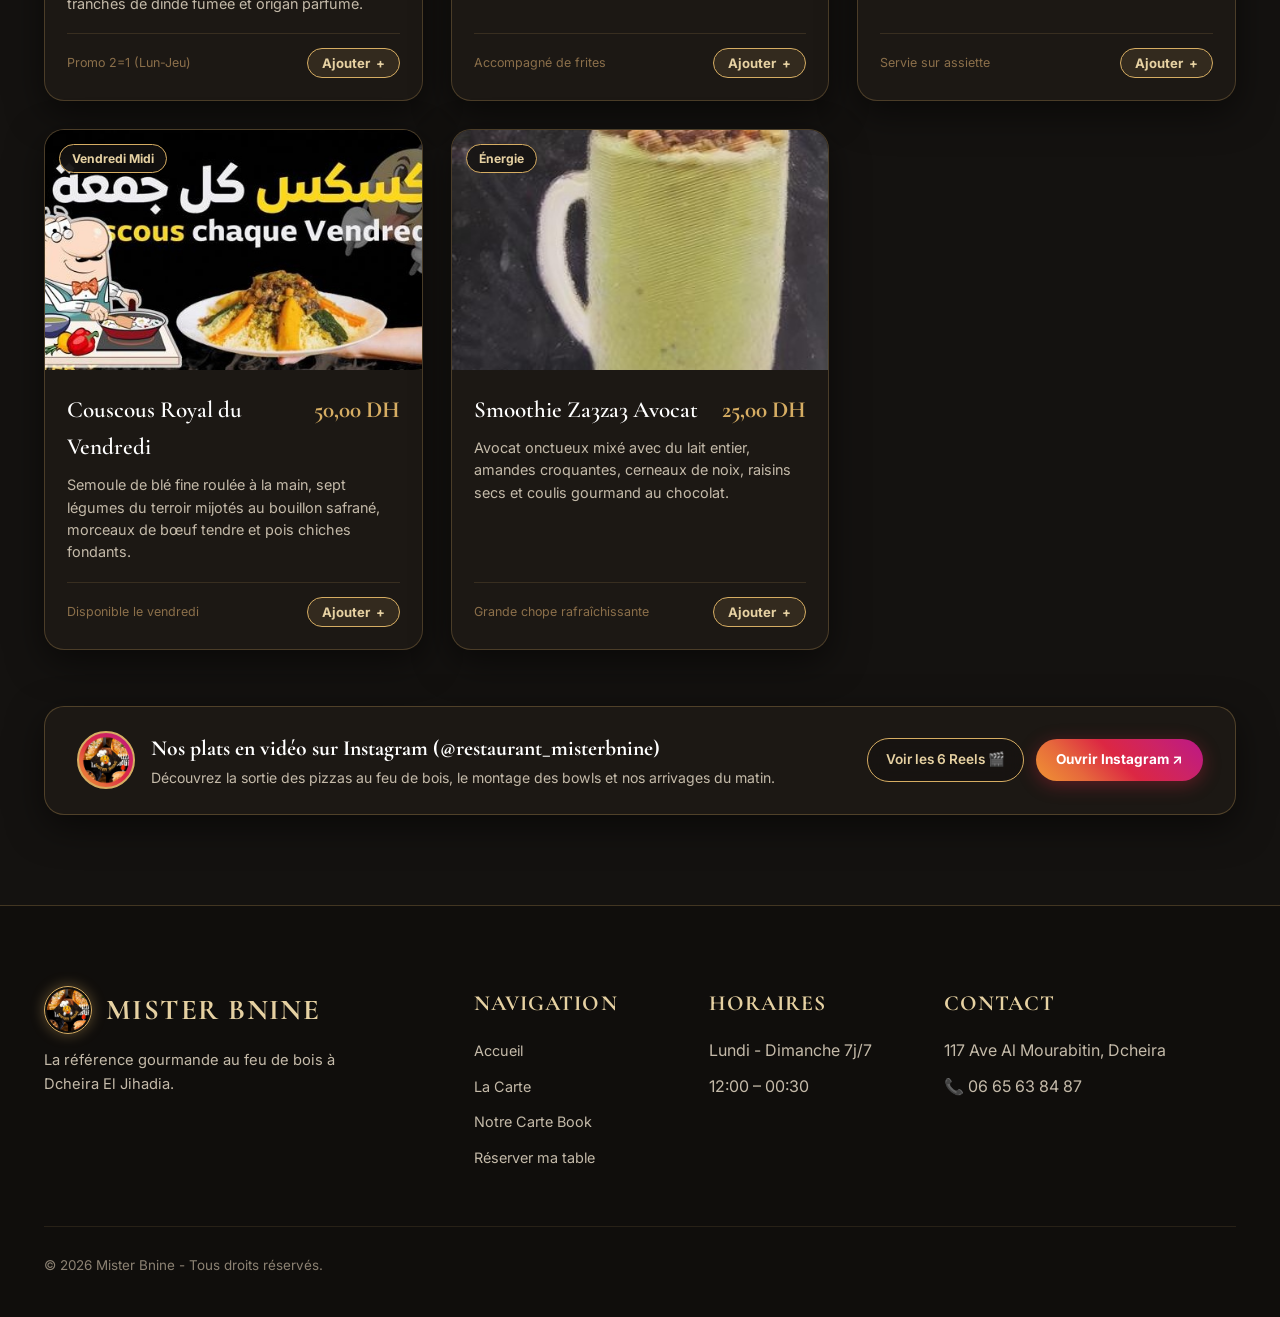
<file: menu.html>
<!DOCTYPE html>
<html lang="fr" dir="ltr" class="scroll-smooth antialiased">
<head>
  <meta charset="UTF-8">
  <meta name="viewport" content="width=device-width, initial-scale=1.0">
  <title>La Carte & Tarifs | Mister Bnine Dcheira El Jihadia</title>
  <meta name="description" content="Découvrez la carte officielle de Mister Bnine : Pizzas au four à bois, Tacos gratinés, Burgers gourmets, Sandwiches Roll, Salades fraîches et Za3za3.">
  <meta name="theme-color" content="#141210">

  <!-- Favicons -->
  <link rel="icon" type="image/svg+xml" href="assets/favicon.svg">
  <link rel="alternate icon" type="image/png" href="assets/favicon.png">
  <link rel="apple-touch-icon" href="assets/logo_mascot_round.png">

  <!-- Google Fonts -->
  <link rel="preconnect" href="https://fonts.googleapis.com">
  <link rel="preconnect" href="https://fonts.gstatic.com" crossorigin>
  <link href="https://fonts.googleapis.com/css2?family=Alexandria:wght@400;600;700&family=Cormorant+Garamond:ital,wght@0,400;0,500;0,600;0,700;1,400;1,600&family=Dancing+Script:wght@500;600;700&family=Inter:wght@300;400;500;600;700&display=swap" rel="stylesheet">

  <!-- Stylesheet -->
  <link rel="stylesheet" href="styles.css">
</head>
<body>

  <!-- Ambient Glows -->
  <div class="ambient-glow glow-top"></div>

  <!-- Header -->
  <header class="site-header">
    <nav class="site-navbar site-navbar-glass" aria-label="Navigation Principale">
      <a href="index.html" class="brand-wrap">
        <img src="assets/logo_mascot_round.png" alt="Mascotte Mister Bnine" class="brand-mascot-img">
        <div class="brand-text-block">
          <span class="brand-title-main">Mister Bnine</span>
          <span class="brand-subtitle-arabic">مستر بنين • دشيرة</span>
        </div>
      </a>

      <ul class="nav-links">
        <li class="nav-link-item"><a href="index.html">Accueil</a></li>
        <li class="nav-link-item"><a href="menu.html" class="active">La Carte</a></li>
        <li class="nav-link-item"><a href="menu-book.html">Notre Carte Book</a></li>
        <li class="nav-link-item"><a href="about.html">L'Expérience</a></li>
        <li class="nav-link-item"><a href="index.html#reviews">Avis Clients</a></li>
        <li class="nav-link-item"><a href="contact.html">Contact</a></li>
      </ul>

      <div class="header-actions">
        <a href="reservation.html" class="btn-gold btn-gold-header">
          <span>Réserver ma table</span>
          <span>↗</span>
        </a>

        <button class="btn-cart-trigger" aria-label="Voir le panier">
          <svg width="20" height="20" viewBox="0 0 24 24" fill="none" stroke="currentColor" stroke-width="2">
            <path d="M6 2L3 6v14a2 2 0 0 0 2 2h14a2 2 0 0 0 2-2V6l-3-4z"></path>
            <line x1="3" y1="6" x2="21" y2="6"></line>
            <path d="M16 10a4 4 0 0 1-8 0"></path>
          </svg>
          <span class="cart-count-badge" style="display:none;">0</span>
        </button>

        <button class="mobile-toggle" aria-label="Menu Mobile">
          <span></span><span></span><span></span>
        </button>
      </div>
    </nav>
  </header>

  <!-- Mobile Drawer -->
  <div class="mobile-drawer">
    <a href="index.html">Accueil</a>
    <a href="menu.html">La Carte</a>
    <a href="menu-book.html">Notre Carte Book</a>
    <a href="reservation.html">Réserver ma table</a>
    <a href="about.html">L'Expérience</a>
    <a href="contact.html">Contact</a>
  </div>

  <main style="padding-top:100px;">
    <!-- Page Header -->
    <section class="section" style="padding-bottom:20px;">
      <div class="container text-center" style="text-align:center;">
        <span class="section-script-subtitle">Fraîcheur & Goût Unique</span>
        <h1 class="section-title-display">La Carte</h1>
        <p class="section-desc-lead" style="max-width:680px; margin:12px auto 32px;">
          Découvrez nos spécialités cuites au feu de bois, nos sandwiches avec pain au choix (Pain Chika, Pain Aïch ou Tortilla), nos tacos fondants et nos salades préparées minute.
        </p>

        <!-- Menu Book Banner Link -->
        <div style="background:rgba(214,173,99,0.08); border:1px solid var(--gold-border); border-radius:var(--radius-lg); padding:16px 24px; display:inline-flex; align-items:center; gap:20px; flex-wrap:wrap; justify-content:center; margin-bottom:36px;">
          <div style="display:flex; align-items:center; gap:12px; text-align:left;">
            <span style="font-size:1.8rem;">📖</span>
            <div>
              <div style="font-family:var(--font-display); font-size:1.2rem; font-weight:700; color:var(--gold-light);">
                Vous préférez feuilleter l'affiche officielle ?
              </div>
              <div style="font-size:0.85rem; color:var(--text-secondary);">
                Visionnez les affiches réelles de la carte avec notre lecteur de livre interactif.
              </div>
            </div>
          </div>
          <a href="menu-book.html" class="btn-gold" style="padding:10px 20px; font-size:0.88rem;">
            <span>Ouvrir Notre Carte Book</span>
            <span>🔍</span>
          </a>
        </div>

        <!-- Search Bar -->
        <div style="max-width:540px; margin:0 auto 32px;">
          <input type="text" id="menu-search-input" class="form-input" placeholder="🔍 Rechercher un plat, ingrédient (ex: pizza, saumon, poulet, avocat)..." style="border-radius:var(--radius-pill); padding:14px 24px; text-align:center;">
        </div>

        <!-- Category Tabs Filter -->
        <div style="display:flex; justify-content:center; gap:10px; flex-wrap:wrap; margin-bottom:20px;">
          <button class="menu-tab-btn active btn-gold-outline" data-filter="all" style="font-size:0.85rem; padding:8px 18px;">Tous les Plats (17)</button>
          <button class="menu-tab-btn btn-gold-outline" data-filter="salade" style="font-size:0.85rem; padding:8px 18px;">🥗 Salades Fraîches</button>
          <button class="menu-tab-btn btn-gold-outline" data-filter="sandwich" style="font-size:0.85rem; padding:8px 18px;">🥪 Sandwiches & Rolls</button>
          <button class="menu-tab-btn btn-gold-outline" data-filter="tacos" style="font-size:0.85rem; padding:8px 18px;">🌮 Tacos Maison</button>
          <button class="menu-tab-btn btn-gold-outline" data-filter="pizza" style="font-size:0.85rem; padding:8px 18px;">🍕 Pizzas au Feu de Bois</button>
          <button class="menu-tab-btn btn-gold-outline" data-filter="burger" style="font-size:0.85rem; padding:8px 18px;">🍔 Burgers Gourmets</button>
          <button class="menu-tab-btn btn-gold-outline" data-filter="tradition" style="font-size:0.85rem; padding:8px 18px;">🍲 Plats & Couscous</button>
          <button class="menu-tab-btn btn-gold-outline" data-filter="boisson" style="font-size:0.85rem; padding:8px 18px;">🥤 Boissons & Za3za3</button>
        </div>

      </div>
    </section>

    <!-- Menu Grid -->
    <section class="section" style="padding-top:0;">
      <div class="container">
        
        <div class="dishes-grid" style="margin-top:20px;">

          <!-- 1. Salade Niçoise -->
          <div class="dish-card" data-category="salade">
            <div class="dish-img-wrap">
              <img src="assets/photos/plat_salade_nicoise.jpg" alt="Salade Niçoise Mister Bnine">
              <span class="dish-badge-pill">Carte Officielle</span>
            </div>
            <div class="dish-content">
              <div class="dish-header-row">
                <h3 class="dish-title">Salade Niçoise</h3>
                <span class="dish-price">30,00 DH</span>
              </div>
              <p class="dish-desc">
                Salade verte, tomate cerise, thon émietté, œufs durs, pommes de terre, concombres, betteraves, haricots verts, maïs doux et mayonnaise maison.
              </p>
              <div class="dish-footer-row">
                <span class="dish-prep-tag">Découpée le matin</span>
                <button class="btn-add-item" data-id="salade-nicoise-30" data-name="Salade Niçoise" data-price="30">
                  <span>Ajouter</span> +
                </button>
              </div>
            </div>
          </div>

          <!-- 2. Salade César -->
          <div class="dish-card" data-category="salade">
            <div class="dish-img-wrap">
              <img src="assets/photos/plat_salade_cesar.jpg" alt="Salade César Mister Bnine">
              <span class="dish-badge-pill">Carte Officielle</span>
            </div>
            <div class="dish-content">
              <div class="dish-header-row">
                <h3 class="dish-title">Salade César</h3>
                <span class="dish-price">35,00 DH</span>
              </div>
              <p class="dish-desc">
                Salade verte, poulet mariné grillé, carotte râpée, tomate cerise, fromage gouda râpé, croûtons dorés à l'ail et sauce César onctueuse.
              </p>
              <div class="dish-footer-row">
                <span class="dish-prep-tag">Poulet grillé minute</span>
                <button class="btn-add-item" data-id="salade-cesar-35" data-name="Salade César" data-price="35">
                  <span>Ajouter</span> +
                </button>
              </div>
            </div>
          </div>

          <!-- 3. Salade Fruite de Mer -->
          <div class="dish-card" data-category="salade">
            <div class="dish-img-wrap">
              <img src="assets/photos/plat_salade_mister_bnine.jpg" alt="Salade Fruite de Mer">
              <span class="dish-badge-pill">Océan</span>
            </div>
            <div class="dish-content">
              <div class="dish-header-row">
                <h3 class="dish-title">Salade Fruite de Mer</h3>
                <span class="dish-price">40,00 DH</span>
              </div>
              <p class="dish-desc">
                Salade verte, crevettes décortiquées sautées, calamar tendre, fromage râpé, tomate cerise, tranches d'avocat mûr, mangue et graines assaisonnées.
              </p>
              <div class="dish-footer-row">
                <span class="dish-prep-tag">Fruits de mer frais</span>
                <button class="btn-add-item" data-id="salade-fdm-40" data-name="Salade Fruite de Mer" data-price="40">
                  <span>Ajouter</span> +
                </button>
              </div>
            </div>
          </div>

          <!-- 4. Salade Royale Mister Bnine -->
          <div class="dish-card" data-category="salade">
            <div class="dish-img-wrap">
              <img src="assets/photos/plat_salade_mister_bnine.jpg" alt="Salade Royale Mister Bnine">
              <span class="dish-badge-pill">Signature</span>
            </div>
            <div class="dish-content">
              <div class="dish-header-row">
                <h3 class="dish-title">Salade Mister Bnine</h3>
                <span class="dish-price">45,00 DH</span>
              </div>
              <p class="dish-desc">
                Salade verte, tranches de saumon délicates, fromage gouda, carotte râpée, tomate cerise, avocat fondant, mangue fraîche et vinaigrette secrète.
              </p>
              <div class="dish-footer-row">
                <span class="dish-prep-tag">Barquette royale</span>
                <button class="btn-add-item" data-id="salade-bnine-45" data-name="Salade Mister Bnine" data-price="45">
                  <span>Ajouter</span> +
                </button>
              </div>
            </div>
          </div>

          <!-- 5. Classic Shawarma -->
          <div class="dish-card" data-category="sandwich">
            <div class="dish-img-wrap">
              <img src="assets/photos/plat_shawarma_roll.jpg" alt="Classic Shawarma Mister Bnine">
              <span class="dish-badge-pill">Nouveau</span>
            </div>
            <div class="dish-content">
              <div class="dish-header-row">
                <h3 class="dish-title">Classic Shawarma</h3>
                <span class="dish-price">30,00 DH</span>
              </div>
              <p class="dish-desc">
                Pain libanais, chawarma au poulet mariné aux épices orientales, salade verte, rondelles d'oignons doux, cornichon et sauce Toum maison à l'ail.
              </p>
              <div class="dish-footer-row">
                <span class="dish-prep-tag">Pain Chika, Aïch ou Tortilla</span>
                <button class="btn-add-item" data-id="shawarma-30" data-name="Classic Shawarma" data-price="30">
                  <span>Ajouter</span> +
                </button>
              </div>
            </div>
          </div>

          <!-- 6. Sandwiche Warp -->
          <div class="dish-card" data-category="sandwich">
            <div class="dish-img-wrap">
              <img src="assets/photos/plat_chicken_wrap.jpg" alt="Sandwiche Warp Mister Bnine">
              <span class="dish-badge-pill">Carte Officielle</span>
            </div>
            <div class="dish-content">
              <div class="dish-header-row">
                <h3 class="dish-title">Sandwiche Warp</h3>
                <span class="dish-price">30,00 DH</span>
              </div>
              <p class="dish-desc">
                Salade verte croquante, tomate fraîche, fromage coulant, poulet crispy pané extra-croustillant et sauce Biggy maison.
              </p>
              <div class="dish-footer-row">
                <span class="dish-prep-tag">Option frites +5 DH</span>
                <button class="btn-add-item" data-id="sandwich-warp-30" data-name="Sandwiche Warp" data-price="30">
                  <span>Ajouter</span> +
                </button>
              </div>
            </div>
          </div>

          <!-- 7. Sandwiche Roll -->
          <div class="dish-card" data-category="sandwich">
            <div class="dish-img-wrap">
              <img src="assets/photos/plat_sandwich_roll_plated.jpg" alt="Sandwiche Roll Mister Bnine">
              <span class="dish-badge-pill">Top Vente</span>
            </div>
            <div class="dish-content">
              <div class="dish-header-row">
                <h3 class="dish-title">Sandwiche Roll</h3>
                <span class="dish-price">35,00 DH</span>
              </div>
              <p class="dish-desc">
                Frites dorées, fromage fondant, tranches de dinde fumée, poulet crispy pané et sauce au choix. Roulé, toasté et dressé en tranches.
              </p>
              <div class="dish-footer-row">
                <span class="dish-prep-tag">Généreusement garni</span>
                <button class="btn-add-item" data-id="sandwich-roll-35" data-name="Sandwiche Roll" data-price="35">
                  <span>Ajouter</span> +
                </button>
              </div>
            </div>
          </div>

          <!-- 8. American Sandwiche -->
          <div class="dish-card" data-category="sandwich">
            <div class="dish-img-wrap">
              <img src="assets/photos/plat_wrap_combo.jpg" alt="American Sandwiche">
              <span class="dish-badge-pill">Carte Officielle</span>
            </div>
            <div class="dish-content">
              <div class="dish-header-row">
                <h3 class="dish-title">American Sandwiche</h3>
                <span class="dish-price">35,00 DH</span>
              </div>
              <p class="dish-desc">
                Salade verte, oignons doux, viande hachée pur bœuf assaisonnée, poulet crispy, fromage et sauce au choix. Double protéine savoureuse.
              </p>
              <div class="dish-footer-row">
                <span class="dish-prep-tag">Double viande</span>
                <button class="btn-add-item" data-id="sandwich-american-35" data-name="American Sandwiche" data-price="35">
                  <span>Ajouter</span> +
                </button>
              </div>
            </div>
          </div>

          <!-- 9. Sandwiche Spécial Mister Bnine -->
          <div class="dish-card" data-category="sandwich">
            <div class="dish-img-wrap">
              <img src="assets/photos/plat_chicken_wrap.jpg" alt="Sandwiche Spécial Mister Bnine">
              <span class="dish-badge-pill">Spécialité</span>
            </div>
            <div class="dish-content">
              <div class="dish-header-row">
                <h3 class="dish-title">Sandwiche Mister Bnine</h3>
                <span class="dish-price">35,00 DH</span>
              </div>
              <p class="dish-desc">
                Salade verte, oignon, avocat frais, fromage, viande hachée, poulet crispy croustillant et sauce secrète exclusive de la maison.
              </p>
              <div class="dish-footer-row">
                <span class="dish-prep-tag">Recette maison</span>
                <button class="btn-add-item" data-id="sandwich-bnine-35" data-name="Sandwiche Mister Bnine" data-price="35">
                  <span>Ajouter</span> +
                </button>
              </div>
            </div>
          </div>

          <!-- 10. Tacos Simple -->
          <div class="dish-card" data-category="tacos">
            <div class="dish-img-wrap">
              <img src="assets/photos/plat_tacos_combo.jpg" alt="Tacos Mister Bnine Simple">
              <span class="dish-badge-pill">Incontournable</span>
            </div>
            <div class="dish-content">
              <div class="dish-header-row">
                <h3 class="dish-title">Tacos Mister Bnine Simple</h3>
                <span class="dish-price">35,00 DH</span>
              </div>
              <p class="dish-desc">
                Tortilla grillée garnie d'escalope marinée ou viande hachée, frites croustillantes et sauce fromagère onctueuse cuisinée chaque matin.
              </p>
              <div class="dish-footer-row">
                <span class="dish-prep-tag">Servi avec frites</span>
                <button class="btn-add-item" data-id="tacos-simple-35" data-name="Tacos Mister Bnine Simple" data-price="35">
                  <span>Ajouter</span> +
                </button>
              </div>
            </div>
          </div>

          <!-- 11. Tacos Double Gratiné -->
          <div class="dish-card" data-category="tacos">
            <div class="dish-img-wrap">
              <img src="assets/photos/plat_tacos_coupe.jpg" alt="Tacos Double Gratiné">
              <span class="dish-badge-pill">Double Viande</span>
            </div>
            <div class="dish-content">
              <div class="dish-header-row">
                <h3 class="dish-title">Tacos Double Gratiné</h3>
                <span class="dish-price">45,00 DH</span>
              </div>
              <p class="dish-desc">
                Double viande (Poulet mariné & Viande hachée), double portion de frites, sauce fromagère maison et nappe de mozzarella gratinée au four à bois.
              </p>
              <div class="dish-footer-row">
                <span class="dish-prep-tag">Gratiné au four</span>
                <button class="btn-add-item" data-id="tacos-double-45" data-name="Tacos Double Gratiné" data-price="45">
                  <span>Ajouter</span> +
                </button>
              </div>
            </div>
          </div>

          <!-- 12. Pizza Margherita sur Pierre -->
          <div class="dish-card" data-category="pizza">
            <div class="dish-img-wrap">
              <img src="assets/photos/plat_pizza_table.jpg" alt="Pizza Margherita au feu de bois">
              <span class="dish-badge-pill">Four à Bois</span>
            </div>
            <div class="dish-content">
              <div class="dish-header-row">
                <h3 class="dish-title">Pizza Margherita sur Pierre</h3>
                <span class="dish-price">35,00 DH</span>
              </div>
              <p class="dish-desc">
                Pâte fermentée cuite dans notre four à bois traditionnel noir, coulis de tomates fraîches, mozzarella fior di latte fondante, basilic et origan.
              </p>
              <div class="dish-footer-row">
                <span class="dish-prep-tag">Cuisson au feu de bois</span>
                <button class="btn-add-item" data-id="pizza-margherita-35" data-name="Pizza Margherita sur Pierre" data-price="35">
                  <span>Ajouter</span> +
                </button>
              </div>
            </div>
          </div>

          <!-- 13. Pizza Reine Champignons -->
          <div class="dish-card" data-category="pizza">
            <div class="dish-img-wrap">
              <img src="assets/photos/plat_pizza_artisanale.jpg" alt="Pizza Reine Champignons">
              <span class="dish-badge-pill">Spécialité Four</span>
            </div>
            <div class="dish-content">
              <div class="dish-header-row">
                <h3 class="dish-title">Pizza Reine Champignons</h3>
                <span class="dish-price">45,00 DH</span>
              </div>
              <p class="dish-desc">
                Sauce tomate artisanale, double mozzarella fondante, champignons de Paris frais émincés, tranches de dinde fumée et origan parfumé.
              </p>
              <div class="dish-footer-row">
                <span class="dish-prep-tag">Promo 2=1 (Lun-Jeu)</span>
                <button class="btn-add-item" data-id="pizza-reine-45" data-name="Pizza Reine Champignons" data-price="45">
                  <span>Ajouter</span> +
                </button>
              </div>
            </div>
          </div>

          <!-- 14. Tower Burger Gourmet -->
          <div class="dish-card" data-category="burger">
            <div class="dish-img-wrap">
              <img src="assets/photos/plat_burger_gourmet.jpg" alt="Tower Burger Gourmet">
              <span class="dish-badge-pill">Gourmet</span>
            </div>
            <div class="dish-content">
              <div class="dish-header-row">
                <h3 class="dish-title">Tower Burger Gourmet</h3>
                <span class="dish-price">45,00 DH</span>
              </div>
              <p class="dish-desc">
                Pain brioché aux graines dorées, tenders de poulet croustillants + steak pur bœuf, double tranche de cheddar affiné, tomate cerise et frites.
              </p>
              <div class="dish-footer-row">
                <span class="dish-prep-tag">Accompagné de frites</span>
                <button class="btn-add-item" data-id="burger-tower-45" data-name="Tower Burger Gourmet" data-price="45">
                  <span>Ajouter</span> +
                </button>
              </div>
            </div>
          </div>

          <!-- 15. Assiette Poulet Mariné -->
          <div class="dish-card" data-category="tradition">
            <div class="dish-img-wrap">
              <img src="assets/photos/plat_assiette_poulet.jpg" alt="Assiette Poulet Mariné">
              <span class="dish-badge-pill">Assiette</span>
            </div>
            <div class="dish-content">
              <div class="dish-header-row">
                <h3 class="dish-title">Assiette Poulet Mariné</h3>
                <span class="dish-price">45,00 DH</span>
              </div>
              <p class="dish-desc">
                Lamelles d'escalope de poulet grillées sur plaque aux aromates, portion généreuse de frites dorées croustillantes et salade composée fraîche.
              </p>
              <div class="dish-footer-row">
                <span class="dish-prep-tag">Servie sur assiette</span>
                <button class="btn-add-item" data-id="assiette-poulet-45" data-name="Assiette Poulet Mariné" data-price="45">
                  <span>Ajouter</span> +
                </button>
              </div>
            </div>
          </div>

          <!-- 16. Couscous Royal du Vendredi -->
          <div class="dish-card" data-category="tradition">
            <div class="dish-img-wrap">
              <img src="assets/photos/affiche_couscous_vendredi.jpg" alt="Couscous Royal du Vendredi">
              <span class="dish-badge-pill">Vendredi Midi</span>
            </div>
            <div class="dish-content">
              <div class="dish-header-row">
                <h3 class="dish-title">Couscous Royal du Vendredi</h3>
                <span class="dish-price">50,00 DH</span>
              </div>
              <p class="dish-desc">
                Semoule de blé fine roulée à la main, sept légumes du terroir mijotés au bouillon safrané, morceaux de bœuf tendre et pois chiches fondants.
              </p>
              <div class="dish-footer-row">
                <span class="dish-prep-tag">Disponible le vendredi</span>
                <button class="btn-add-item" data-id="couscous-vendredi-50" data-name="Couscous Royal du Vendredi" data-price="50">
                  <span>Ajouter</span> +
                </button>
              </div>
            </div>
          </div>

          <!-- 17. Smoothie Za3za3 Avocat -->
          <div class="dish-card" data-category="boisson">
            <div class="dish-img-wrap">
              <img src="assets/photos/boisson_za3za3_avocat.jpg" alt="Smoothie Za3za3 Avocat">
              <span class="dish-badge-pill">Énergie</span>
            </div>
            <div class="dish-content">
              <div class="dish-header-row">
                <h3 class="dish-title">Smoothie Za3za3 Avocat</h3>
                <span class="dish-price">25,00 DH</span>
              </div>
              <p class="dish-desc">
                Avocat onctueux mixé avec du lait entier, amandes croquantes, cerneaux de noix, raisins secs et coulis gourmand au chocolat.
              </p>
              <div class="dish-footer-row">
                <span class="dish-prep-tag">Grande chope rafraîchissante</span>
                <button class="btn-add-item" data-id="za3za3-25" data-name="Smoothie Za3za3 Avocat" data-price="25">
                  <span>Ajouter</span> +
                </button>
              </div>
            </div>
          </div>

        </div>

        <!-- Instagram Follow Banner on Menu -->
        <div class="instagram-follow-box" style="margin-top:56px;">
          <div class="ig-profile-snippet">
            <img src="assets/logo_mascot_round.png" alt="Mascotte Mister Bnine" class="ig-avatar-ring">
            <div>
              <div style="font-family:var(--font-display); font-size:1.35rem; font-weight:700; color:#FFFFFF;">
                Nos plats en vidéo sur Instagram (@restaurant_misterbnine)
              </div>
              <div style="color:var(--text-secondary); font-size:0.88rem; margin-top:2px;">
                Découvrez la sortie des pizzas au feu de bois, le montage des bowls et nos arrivages du matin.
              </div>
            </div>
          </div>

          <div style="display:flex; gap:12px; align-items:center;">
            <a href="index.html#reels" class="btn-gold-outline" style="font-size:0.85rem; padding:10px 18px;">
              <span>Voir les 6 Reels 🎬</span>
            </a>
            <a href="https://www.instagram.com/restaurant_misterbnine/" target="_blank" rel="noopener" class="btn-instagram-follow" style="font-size:0.85rem; padding:10px 20px;">
              <span>Ouvrir Instagram ↗</span>
            </a>
          </div>
        </div>

      </div>
    </section>
  </main>

  <!-- Footer -->
  <footer class="site-footer">
    <div class="container">
      <div class="footer-top-grid">
        <div class="footer-brand-bio">
          <div style="display:flex; align-items:center; gap:14px;">
            <img src="assets/logo_mascot_round.png" alt="Mascotte Mister Bnine" class="brand-mascot-img" style="width:48px; height:48px;">
            <span class="brand-title-main" style="font-size:1.8rem;">Mister Bnine</span>
          </div>
          <p>La référence gourmande au feu de bois à Dcheira El Jihadia.</p>
        </div>
        <div>
          <h4 class="footer-col-title">Navigation</h4>
          <ul class="footer-links-list">
            <li><a href="index.html">Accueil</a></li>
            <li><a href="menu.html">La Carte</a></li>
            <li><a href="menu-book.html">Notre Carte Book</a></li>
            <li><a href="reservation.html">Réserver ma table</a></li>
          </ul>
        </div>
        <div>
          <h4 class="footer-col-title">Horaires</h4>
          <ul class="footer-links-list" style="color:var(--text-secondary);">
            <li>Lundi - Dimanche 7j/7</li>
            <li>12:00 – 00:30</li>
          </ul>
        </div>
        <div>
          <h4 class="footer-col-title">Contact</h4>
          <ul class="footer-links-list" style="color:var(--text-secondary);">
            <li>117 Ave Al Mourabitin, Dcheira</li>
            <li>📞 06 65 63 84 87</li>
          </ul>
        </div>
      </div>
      <div class="footer-bottom-row">
        <div>© 2026 Mister Bnine - Tous droits réservés.</div>
      </div>
    </div>
  </footer>

  <!-- Cart Drawer -->
  <div class="cart-drawer-overlay"></div>
  <aside class="cart-drawer">
    <div class="cart-header">
      <h3><span>Mon Panier</span></h3>
      <button class="btn-close-cart">✕</button>
    </div>
    <div class="cart-items-list"></div>
    <div class="cart-footer">
      <div class="cart-total-row">
        <span>Total :</span>
        <span class="cart-total-val">0 DH</span>
      </div>
      <button class="btn-gold btn-checkout-whatsapp" style="width:100%; justify-content:center; padding:16px;">
        <span>Commander sur WhatsApp 💬 ↗</span>
      </button>
    </div>
  </aside>

  <!-- Sticky Floating Action -->
  <a href="reservation.html" class="call-sticky-btn" title="Réserver ma table">
    <span>Réserver ma table ↗</span>
  </a>

  <script src="app.js"></script>
</body>
</html>
</file>
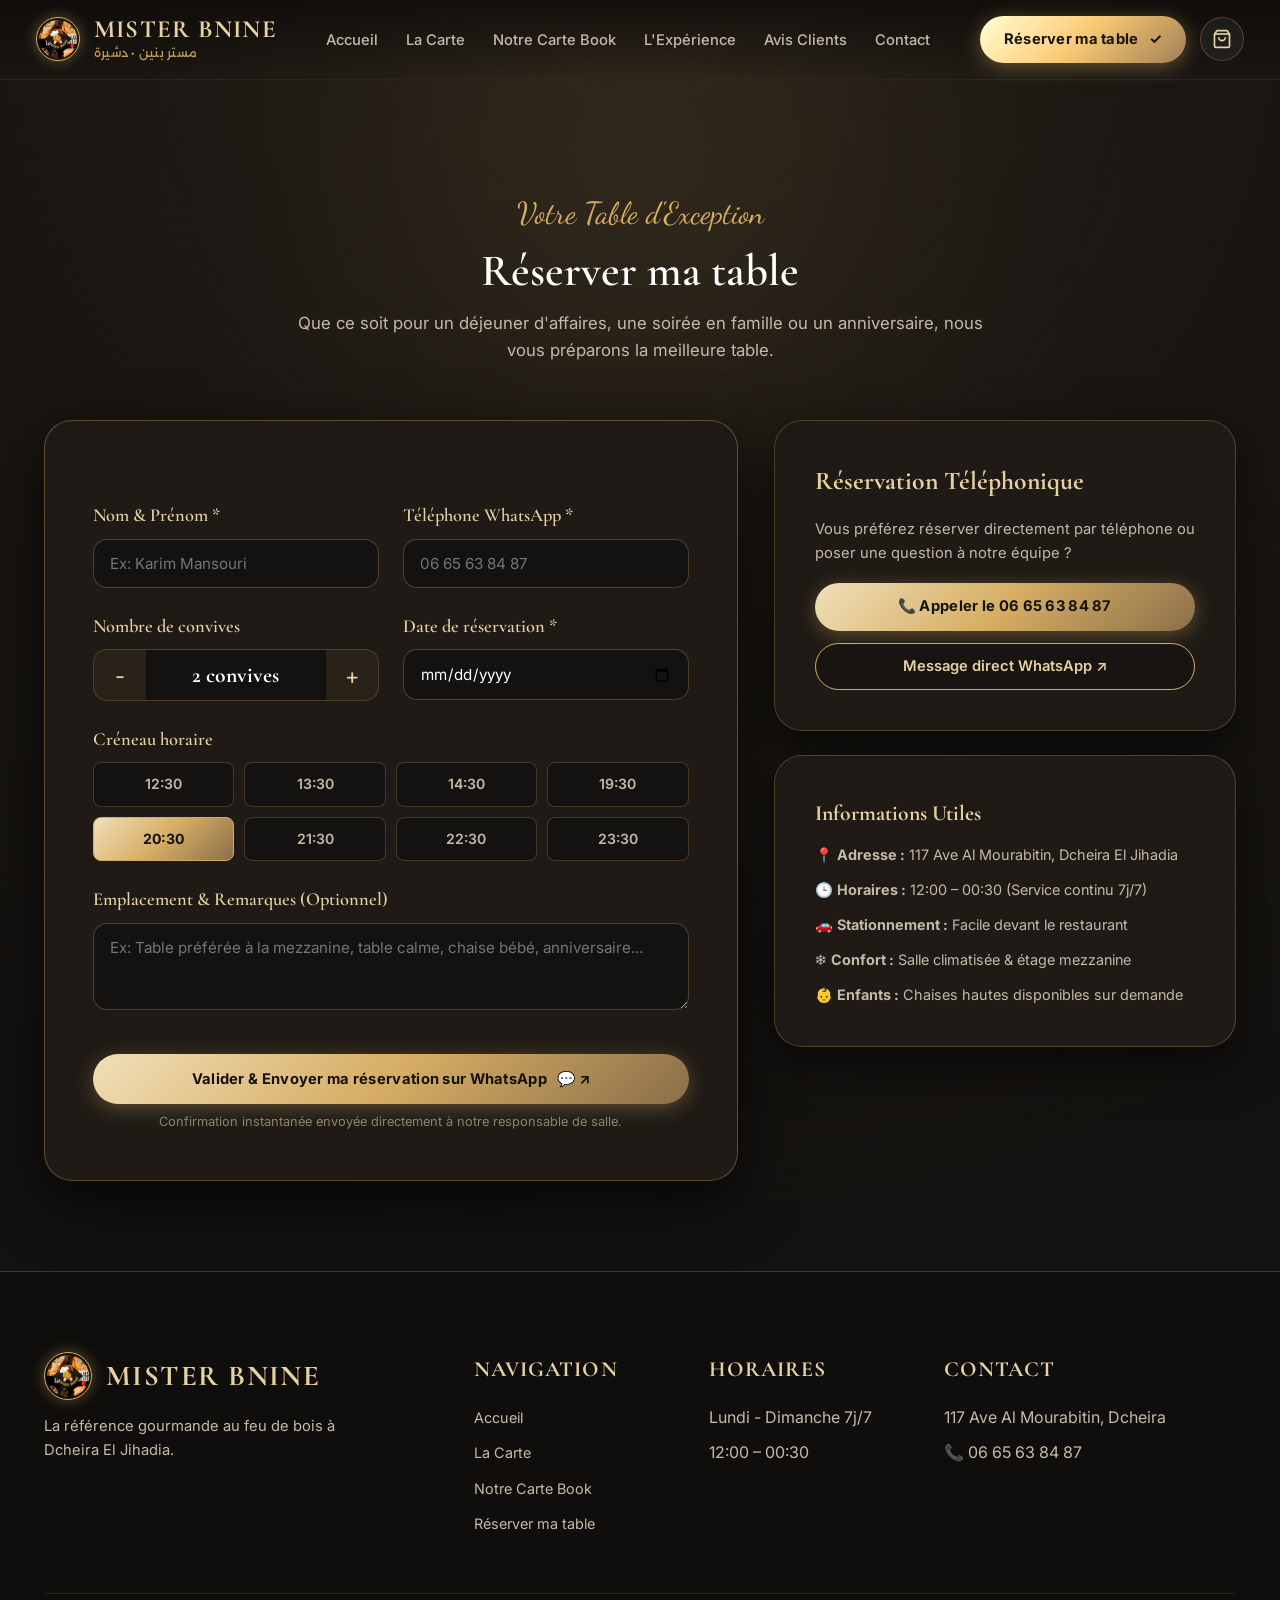
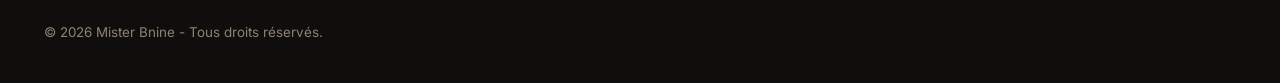
<file: reservation.html>
<!DOCTYPE html>
<html lang="fr" dir="ltr" class="scroll-smooth antialiased">
<head>
  <meta charset="UTF-8">
  <meta name="viewport" content="width=device-width, initial-scale=1.0">
  <title>Réserver ma table | Mister Bnine Dcheira El Jihadia</title>
  <meta name="description" content="Réservez votre table chez Mister Bnine à Dcheira El Jihadia. Salle climatisée ou étage mezzanine pour familles et groupes. Confirmation instantanée.">
  <meta name="theme-color" content="#141210">

  <!-- Favicons -->
  <link rel="icon" type="image/svg+xml" href="assets/favicon.svg">
  <link rel="alternate icon" type="image/png" href="assets/favicon.png">
  <link rel="apple-touch-icon" href="assets/logo_mascot_round.png">

  <!-- Google Fonts -->
  <link rel="preconnect" href="https://fonts.googleapis.com">
  <link rel="preconnect" href="https://fonts.gstatic.com" crossorigin>
  <link href="https://fonts.googleapis.com/css2?family=Alexandria:wght@400;600;700&family=Cormorant+Garamond:ital,wght@0,400;0,500;0,600;0,700;1,400;1,600&family=Dancing+Script:wght@500;600;700&family=Inter:wght@300;400;500;600;700&display=swap" rel="stylesheet">

  <!-- Stylesheet -->
  <link rel="stylesheet" href="styles.css">
</head>
<body>

  <!-- Ambient Glows -->
  <div class="ambient-glow glow-top"></div>

  <!-- Header -->
  <header class="site-header">
    <nav class="site-navbar site-navbar-glass" aria-label="Navigation Principale">
      <a href="index.html" class="brand-wrap">
        <img src="assets/logo_mascot_round.png" alt="Mascotte Mister Bnine" class="brand-mascot-img">
        <div class="brand-text-block">
          <span class="brand-title-main">Mister Bnine</span>
          <span class="brand-subtitle-arabic">مستر بنين • دشيرة</span>
        </div>
      </a>

      <ul class="nav-links">
        <li class="nav-link-item"><a href="index.html">Accueil</a></li>
        <li class="nav-link-item"><a href="menu.html">La Carte</a></li>
        <li class="nav-link-item"><a href="menu-book.html">Notre Carte Book</a></li>
        <li class="nav-link-item"><a href="about.html">L'Expérience</a></li>
        <li class="nav-link-item"><a href="index.html#reviews">Avis Clients</a></li>
        <li class="nav-link-item"><a href="contact.html">Contact</a></li>
      </ul>

      <div class="header-actions">
        <a href="reservation.html" class="btn-gold btn-gold-header" style="filter:brightness(1.15);">
          <span>Réserver ma table</span>
          <span>✓</span>
        </a>

        <button class="btn-cart-trigger" aria-label="Voir le panier">
          <svg width="20" height="20" viewBox="0 0 24 24" fill="none" stroke="currentColor" stroke-width="2">
            <path d="M6 2L3 6v14a2 2 0 0 0 2 2h14a2 2 0 0 0 2-2V6l-3-4z"></path>
            <line x1="3" y1="6" x2="21" y2="6"></line>
            <path d="M16 10a4 4 0 0 1-8 0"></path>
          </svg>
          <span class="cart-count-badge" style="display:none;">0</span>
        </button>

        <button class="mobile-toggle" aria-label="Menu Mobile">
          <span></span><span></span><span></span>
        </button>
      </div>
    </nav>
  </header>

  <!-- Mobile Drawer -->
  <div class="mobile-drawer">
    <a href="index.html">Accueil</a>
    <a href="menu.html">La Carte</a>
    <a href="menu-book.html">Notre Carte Book</a>
    <a href="reservation.html" style="color:var(--gold-primary);">Réserver ma table</a>
    <a href="about.html">L'Expérience</a>
    <a href="contact.html">Contact</a>
  </div>

  <main style="padding-top:100px;">
    <section class="section">
      <div class="container">
        
        <div class="section-header-center">
          <span class="section-script-subtitle">Votre Table d'Exception</span>
          <h1 class="section-title-display">Réserver ma table</h1>
          <p class="section-desc-lead">
            Que ce soit pour un déjeuner d'affaires, une soirée en famille ou un anniversaire, nous vous préparons la meilleure table.
          </p>
        </div>

        <div style="display:grid; grid-template-columns: 1.5fr 1fr; gap:36px; align-items:start; margin-top:40px;">
          
          <!-- Reservation Form Card -->
          <div class="reservation-card-shell" style="margin:0; width:100%; max-width:none;">
            <form class="reservation-form">
              <input type="hidden" name="guests" value="2">

              <div class="reservation-form-grid">
                <div>
                  <label class="form-label">Nom & Prénom *</label>
                  <input type="text" name="fullname" class="form-input" placeholder="Ex: Karim Mansouri" required>
                </div>

                <div>
                  <label class="form-label">Téléphone WhatsApp *</label>
                  <input type="tel" name="phone" class="form-input" placeholder="06 65 63 84 87" required>
                </div>

                <div>
                  <label class="form-label">Nombre de convives</label>
                  <div class="guests-counter-wrap">
                    <button type="button" class="btn-counter btn-guest-dec">-</button>
                    <span class="counter-value-display">2 convives</span>
                    <button type="button" class="btn-counter btn-guest-inc">+</button>
                  </div>
                </div>

                <div>
                  <label class="form-label">Date de réservation *</label>
                  <input type="date" name="date" class="form-input" required>
                </div>

                <div class="form-group-full">
                  <label class="form-label">Créneau horaire</label>
                  <div class="time-slots-grid">
                    <div class="time-slot-pill">
                      <input type="radio" name="time" id="r1" value="12:30">
                      <label for="r1">12:30</label>
                    </div>
                    <div class="time-slot-pill">
                      <input type="radio" name="time" id="r2" value="13:30">
                      <label for="r2">13:30</label>
                    </div>
                    <div class="time-slot-pill">
                      <input type="radio" name="time" id="r3" value="14:30">
                      <label for="r3">14:30</label>
                    </div>
                    <div class="time-slot-pill">
                      <input type="radio" name="time" id="r4" value="19:30">
                      <label for="r4">19:30</label>
                    </div>
                    <div class="time-slot-pill">
                      <input type="radio" name="time" id="r5" value="20:30" checked>
                      <label for="r5">20:30</label>
                    </div>
                    <div class="time-slot-pill">
                      <input type="radio" name="time" id="r6" value="21:30">
                      <label for="r6">21:30</label>
                    </div>
                    <div class="time-slot-pill">
                      <input type="radio" name="time" id="r7" value="22:30">
                      <label for="r7">22:30</label>
                    </div>
                    <div class="time-slot-pill">
                      <input type="radio" name="time" id="r8" value="23:30">
                      <label for="r8">23:30</label>
                    </div>
                  </div>
                </div>

                <div class="form-group-full">
                  <label class="form-label">Emplacement & Remarques (Optionnel)</label>
                  <textarea name="notes" class="form-textarea" rows="3" placeholder="Ex: Table préférée à la mezzanine, table calme, chaise bébé, anniversaire..."></textarea>
                </div>

                <div class="form-group-full" style="text-align:center; margin-top:12px;">
                  <button type="submit" class="btn-gold" style="width:100%; justify-content:center; padding:16px;">
                    <span>Valider & Envoyer ma réservation sur WhatsApp</span>
                    <span>💬 ↗</span>
                  </button>
                  <p style="color:var(--text-muted); font-size:0.8rem; margin-top:8px;">
                    Confirmation instantanée envoyée directement à notre responsable de salle.
                  </p>
                </div>
              </div>
            </form>
          </div>

          <!-- Information Sidebar Card -->
          <div style="display:flex; flex-direction:column; gap:24px;">
            <div class="location-info-card">
              <h3 style="font-family:var(--font-display); font-size:1.6rem; color:var(--gold-light); margin-bottom:16px;">
                Réservation Téléphonique
              </h3>
              <p style="color:var(--text-secondary); font-size:0.92rem; margin-bottom:18px;">
                Vous préférez réserver directement par téléphone ou poser une question à notre équipe ?
              </p>
              <a href="tel:+212665638487" class="btn-gold" style="width:100%; justify-content:center; margin-bottom:12px;">
                <span>📞 Appeler le 06 65 63 84 87</span>
              </a>
              <a href="https://wa.me/212665638487" target="_blank" rel="noopener" class="btn-gold-outline" style="width:100%; justify-content:center;">
                <span>Message direct WhatsApp ↗</span>
              </a>
            </div>

            <div class="location-info-card">
              <h4 style="font-family:var(--font-display); font-size:1.35rem; color:var(--gold-light); margin-bottom:12px;">
                Informations Utiles
              </h4>
              <ul style="list-style:none; display:flex; flex-direction:column; gap:12px; font-size:0.9rem; color:var(--text-secondary);">
                <li>📍 <strong>Adresse :</strong> 117 Ave Al Mourabitin, Dcheira El Jihadia</li>
                <li>🕒 <strong>Horaires :</strong> 12:00 – 00:30 (Service continu 7j/7)</li>
                <li>🚗 <strong>Stationnement :</strong> Facile devant le restaurant</li>
                <li>❄️ <strong>Confort :</strong> Salle climatisée & étage mezzanine</li>
                <li>👶 <strong>Enfants :</strong> Chaises hautes disponibles sur demande</li>
              </ul>
            </div>
          </div>

        </div>

      </div>
    </section>
  </main>

  <!-- Footer -->
  <footer class="site-footer">
    <div class="container">
      <div class="footer-top-grid">
        <div class="footer-brand-bio">
          <div style="display:flex; align-items:center; gap:14px;">
            <img src="assets/logo_mascot_round.png" alt="Mascotte Mister Bnine" class="brand-mascot-img" style="width:48px; height:48px;">
            <span class="brand-title-main" style="font-size:1.8rem;">Mister Bnine</span>
          </div>
          <p>La référence gourmande au feu de bois à Dcheira El Jihadia.</p>
        </div>
        <div>
          <h4 class="footer-col-title">Navigation</h4>
          <ul class="footer-links-list">
            <li><a href="index.html">Accueil</a></li>
            <li><a href="menu.html">La Carte</a></li>
            <li><a href="menu-book.html">Notre Carte Book</a></li>
            <li><a href="reservation.html">Réserver ma table</a></li>
          </ul>
        </div>
        <div>
          <h4 class="footer-col-title">Horaires</h4>
          <ul class="footer-links-list" style="color:var(--text-secondary);">
            <li>Lundi - Dimanche 7j/7</li>
            <li>12:00 – 00:30</li>
          </ul>
        </div>
        <div>
          <h4 class="footer-col-title">Contact</h4>
          <ul class="footer-links-list" style="color:var(--text-secondary);">
            <li>117 Ave Al Mourabitin, Dcheira</li>
            <li>📞 06 65 63 84 87</li>
          </ul>
        </div>
      </div>
      <div class="footer-bottom-row">
        <div>© 2026 Mister Bnine - Tous droits réservés.</div>
      </div>
    </div>
  </footer>

  <script src="app.js"></script>
</body>
</html>
</file>
<file: styles.css>
/* ==========================================================================
   MISTER BNINE - LUXURY MOROCCAN GASTRONOMY & DIGITAL EXPERIENCE
   Inspired by Al Walima (Agadir / Dcheira El Jihadia)
   Archetype: Warm Moroccan Charcoal, Handcrafted Gold & Editorial Serif
   ========================================================================== */

@import url('https://fonts.googleapis.com/css2?family=Alexandria:wght@400;600;700;800&family=Cormorant+Garamond:ital,wght@0,400;0,500;0,600;0,700;1,400;1,600&family=Dancing+Script:wght@500;600;700&family=Inter:wght@300;400;500;600;700&display=swap');

:root {
  /* Al Walima Moroccan Warm Charcoal & Gold Palette */
  --bg-primary: #141210;
  --bg-secondary: #181512;
  --bg-surface: #1c1814;
  --bg-card: #201b16;
  --bg-card-inner: #26201a;
  --bg-elevated: #2d261f;
  
  --gold-primary: #d6ad63;
  --gold-light: #e6d1a2;
  --gold-dark: #8b6f4a;
  --gold-accent: #c99c4a;
  --gold-bronze: #5a4630;

  --gold-gradient: linear-gradient(135deg, #f0dfb8 0%, #d6ad63 50%, #8b6f4a 100%);
  --gold-gradient-subtle: linear-gradient(135deg, rgba(214, 173, 99, 0.15) 0%, rgba(139, 111, 74, 0.05) 100%);
  --gold-border: rgba(214, 173, 99, 0.28);
  --gold-border-bright: rgba(214, 173, 99, 0.55);
  --gold-glow: rgba(214, 173, 99, 0.35);

  --text-primary: #fbf7ee;
  --text-secondary: #c4baa9;
  --text-muted: #8c8273;
  
  --border-subtle: rgba(214, 173, 99, 0.15);
  --border-glow: rgba(214, 173, 99, 0.38);

  --status-open: #10B981;
  --status-closed: #EF4444;

  /* Typography */
  --font-display: 'Cormorant Garamond', Georgia, 'Times New Roman', serif;
  --font-script: 'Dancing Script', cursive;
  --font-sans: 'Inter', system-ui, -apple-system, sans-serif;
  --font-arabic: 'Alexandria', 'Cairo', serif;

  /* Haptic & Spring Easing */
  --ease-spring: cubic-bezier(0.16, 1, 0.3, 1);
  --ease-smooth: cubic-bezier(0.32, 0.72, 0, 1);
  --duration-fast: 200ms;
  --duration-normal: 400ms;
  --duration-slow: 700ms;

  /* Geometry & Radii */
  --radius-sm: 8px;
  --radius-md: 14px;
  --radius-lg: 20px;
  --radius-xl: 28px;
  --radius-pill: 9999px;

  /* Shadows */
  --shadow-gold: 0 10px 30px rgba(214, 173, 99, 0.15);
  --shadow-surface: 0 16px 48px rgba(0, 0, 0, 0.6);
  --shadow-floating: 0 24px 64px rgba(0, 0, 0, 0.75);
}

/* ==========================================================================
   CSS RESET & BASE STYLING
   ========================================================================== */
*, *::before, *::after {
  box-sizing: border-box;
  margin: 0;
  padding: 0;
}

html {
  font-family: var(--font-sans);
  background-color: var(--bg-primary);
  color: var(--text-primary);
  scroll-behavior: smooth;
  -webkit-font-smoothing: antialiased;
  -moz-osx-font-smoothing: grayscale;
  line-height: 1.6;
}

body {
  min-height: 100vh;
  overflow-x: hidden;
  position: relative;
  background-color: var(--bg-primary);
  background-image: radial-gradient(circle at 50% 0%, #1f1a14 0%, var(--bg-primary) 70%);
}

img {
  max-width: 100%;
  height: auto;
  display: block;
}

a {
  color: inherit;
  text-decoration: none;
}

button {
  font-family: inherit;
  cursor: pointer;
  border: none;
  background: none;
}

/* Typography Classes */
.font-display {
  font-family: var(--font-display);
}

.font-script {
  font-family: var(--font-script);
}

.font-sans {
  font-family: var(--font-sans);
}

.font-arabic {
  font-family: var(--font-arabic);
  direction: rtl;
}

/* Moroccan Decorative Dot Grid */
.moroccan-ornament {
  opacity: 0.18;
  background-image: radial-gradient(circle, rgba(214, 173, 99, 0.45) 1px, transparent 1px);
  background-size: 18px 18px;
  pointer-events: none;
}

/* Ambient Radial Glows */
.ambient-glow {
  position: absolute;
  border-radius: 50%;
  filter: blur(140px);
  pointer-events: none;
  z-index: 0;
  opacity: 0.25;
}

.glow-top {
  top: -100px;
  left: 50%;
  transform: translateX(-50%);
  width: 800px;
  height: 500px;
  background: radial-gradient(circle, var(--gold-primary) 0%, transparent 70%);
}

.glow-mid-left {
  top: 1400px;
  left: -200px;
  width: 600px;
  height: 600px;
  background: radial-gradient(circle, rgba(139, 111, 74, 0.3) 0%, transparent 70%);
}

.glow-bottom-right {
  bottom: 800px;
  right: -200px;
  width: 600px;
  height: 600px;
  background: radial-gradient(circle, rgba(214, 173, 99, 0.2) 0%, transparent 70%);
}

/* Container Shell */
.container {
  width: 100%;
  max-width: 1240px;
  margin: 0 auto;
  padding: 0 24px;
  position: relative;
  z-index: 1;
}

.section {
  padding: 90px 0;
  position: relative;
}

/* ==========================================================================
   AL WALIMA-TIER SITE HEADER & GLASS NAVBAR
   ========================================================================== */
.site-header {
  position: fixed;
  top: 0;
  left: 0;
  right: 0;
  width: 100%;
  z-index: 100;
  pointer-events: none;
  transition: transform var(--duration-normal) ease;
}

.site-navbar {
  pointer-events: auto;
  width: 100%;
  height: 80px;
  display: flex;
  align-items: center;
  justify-content: space-between;
  padding: 0 36px;
  transition: all var(--duration-normal) var(--ease-spring);
}

.site-navbar-glass {
  background: linear-gradient(180deg, rgba(14, 12, 10, 0.82) 0%, rgba(14, 12, 10, 0.2) 80%, transparent 100%);
  border-bottom: 1px solid rgba(214, 173, 99, 0.14);
  transition: all 0.4s var(--ease-spring);
}

.site-navbar.scrolled {
  -webkit-backdrop-filter: blur(24px) saturate(165%);
  backdrop-filter: blur(24px) saturate(165%);
  background: rgba(18, 16, 14, 0.92);
  border-bottom: 1px solid rgba(214, 173, 99, 0.32);
  box-shadow: 0 10px 40px rgba(0, 0, 0, 0.65), inset 0 1px 0 rgba(255, 255, 255, 0.08);
}

.brand-wrap {
  display: flex;
  align-items: center;
  gap: 14px;
  text-decoration: none;
}

.brand-mascot-img {
  width: 44px;
  height: 44px;
  border-radius: 50%;
  object-fit: cover;
  border: 1.5px solid var(--gold-primary);
  box-shadow: 0 0 14px rgba(214, 173, 99, 0.4);
  transition: transform var(--duration-fast) var(--ease-spring);
}

.brand-wrap:hover .brand-mascot-img {
  transform: scale(1.08) rotate(-4deg);
}

.brand-text-block {
  display: flex;
  flex-direction: column;
}

.brand-title-main {
  font-family: var(--font-display);
  font-size: 1.55rem;
  font-weight: 700;
  letter-spacing: 0.05em;
  color: var(--gold-light);
  line-height: 1.1;
  text-transform: uppercase;
}

.brand-subtitle-arabic {
  font-family: var(--font-arabic);
  font-size: 0.78rem;
  color: var(--gold-primary);
  opacity: 0.9;
  letter-spacing: 0.02em;
}

/* Nav Links */
.nav-links {
  display: flex;
  align-items: center;
  gap: 28px;
  list-style: none;
}

.nav-link-item a {
  font-family: var(--font-sans);
  font-size: 0.92rem;
  font-weight: 500;
  color: var(--text-secondary);
  transition: color var(--duration-fast) ease;
  position: relative;
  padding: 6px 0;
}

.nav-link-item a:hover,
.nav-link-item a.active {
  color: var(--gold-light);
}

.nav-link-item a::after {
  content: '';
  position: absolute;
  bottom: 0;
  left: 0;
  width: 0%;
  height: 2px;
  background: var(--gold-gradient);
  transition: width var(--duration-fast) var(--ease-spring);
}

.nav-link-item a:hover::after,
.nav-link-item a.active::after {
  width: 100%;
}

/* Header Actions */
.header-actions {
  display: flex;
  align-items: center;
  gap: 14px;
}

.lang-switch {
  display: flex;
  align-items: center;
  gap: 4px;
  background: rgba(255, 255, 255, 0.05);
  border: 1px solid var(--gold-border);
  border-radius: var(--radius-pill);
  padding: 4px 10px;
  font-size: 0.76rem;
  font-weight: 700;
  color: var(--gold-light);
  letter-spacing: 0.05em;
}

.btn-cart-trigger {
  position: relative;
  width: 44px;
  height: 44px;
  border-radius: 50%;
  background: rgba(255, 255, 255, 0.05);
  border: 1px solid var(--gold-border);
  display: flex;
  align-items: center;
  justify-content: center;
  color: var(--gold-light);
  transition: all var(--duration-fast) var(--ease-spring);
}

.btn-cart-trigger:hover {
  background: rgba(214, 173, 99, 0.15);
  border-color: var(--gold-primary);
  transform: translateY(-2px);
}

.cart-count-badge {
  position: absolute;
  top: -4px;
  right: -4px;
  background: var(--gold-primary);
  color: #141210;
  font-size: 0.72rem;
  font-weight: 800;
  width: 19px;
  height: 19px;
  border-radius: 50%;
  display: flex;
  align-items: center;
  justify-content: center;
  box-shadow: 0 2px 8px rgba(0,0,0,0.4);
}

/* Gold CTA Button */
.btn-gold {
  display: inline-flex;
  align-items: center;
  gap: 10px;
  padding: 12px 24px;
  border-radius: var(--radius-pill);
  background: var(--gold-gradient);
  color: #141210;
  font-family: var(--font-sans);
  font-weight: 700;
  font-size: 0.92rem;
  letter-spacing: 0.02em;
  box-shadow: 0 4px 20px rgba(214, 173, 99, 0.35);
  transition: all var(--duration-fast) var(--ease-spring);
}

.btn-gold:hover {
  transform: translateY(-2px);
  box-shadow: 0 8px 28px rgba(214, 173, 99, 0.5);
  filter: brightness(1.06);
}

.btn-gold-outline {
  display: inline-flex;
  align-items: center;
  gap: 10px;
  padding: 11px 22px;
  border-radius: var(--radius-pill);
  background: rgba(20, 18, 16, 0.6);
  backdrop-filter: blur(10px);
  border: 1px solid var(--gold-primary);
  color: var(--gold-light);
  font-family: var(--font-sans);
  font-weight: 600;
  font-size: 0.92rem;
  transition: all var(--duration-fast) var(--ease-spring);
}

.btn-gold-outline:hover {
  background: rgba(214, 173, 99, 0.15);
  border-color: var(--gold-light);
  transform: translateY(-2px);
  color: #FFFFFF;
}

/* Mobile Toggle */
.mobile-toggle {
  display: none;
  flex-direction: column;
  gap: 6px;
  width: 32px;
  height: 32px;
  justify-content: center;
  align-items: center;
}

.mobile-toggle span {
  display: block;
  width: 24px;
  height: 2px;
  background: var(--gold-light);
  border-radius: 2px;
  transition: all 0.3s ease;
}

/* Mobile Drawer */
.mobile-drawer {
  position: fixed;
  inset: 0;
  background: rgba(18, 16, 14, 0.98);
  backdrop-filter: blur(28px);
  z-index: 99;
  display: flex;
  flex-direction: column;
  justify-content: center;
  align-items: center;
  gap: 24px;
  transform: translateY(-100%);
  transition: transform 0.4s var(--ease-spring);
  pointer-events: auto;
}

.mobile-drawer.open {
  transform: translateY(0);
}

.mobile-drawer a {
  font-family: var(--font-display);
  font-size: 1.8rem;
  color: var(--gold-light);
  text-decoration: none;
  transition: color 0.2s ease;
}

.mobile-drawer a:hover {
  color: var(--gold-primary);
}

/* ==========================================================================
   HERO SECTION: FULL-BLEED RESTAURANT HEADER
   Immersive restaurant storefront & interior background
   ========================================================================== */
.hero-section.hero-fullscreen {
  position: relative;
  min-height: 100vh;
  min-height: 100dvh;
  display: flex;
  align-items: center;
  justify-content: center;
  padding-top: 110px;
  padding-bottom: 70px;
  overflow: hidden;
  background-color: #12100e;
}

.hero-photo-backdrop {
  position: absolute;
  inset: 0;
  width: 100%;
  height: 100%;
  overflow: hidden;
  z-index: 1;
}

.hero-photo-img {
  width: 100%;
  height: 100%;
  object-fit: cover;
  object-position: center 38%;
  filter: brightness(0.68) contrast(1.08) saturate(1.1);
  transform: scale(1.03);
  transition: transform 10s ease;
}

.hero-section.hero-fullscreen:hover .hero-photo-img {
  transform: scale(1.0);
}

.hero-photo-overlay {
  position: absolute;
  inset: 0;
  background: linear-gradient(
    180deg,
    rgba(18, 16, 14, 0.78) 0%,
    rgba(18, 16, 14, 0.38) 32%,
    rgba(18, 16, 14, 0.42) 65%,
    rgba(18, 16, 14, 0.85) 90%,
    #141210 100%
  );
  pointer-events: none;
}

.hero-fullscreen-container {
  position: relative;
  z-index: 3;
  width: 100%;
  max-width: 1100px;
  margin: 0 auto;
  padding: 0 24px;
}

.hero-center-content {
  text-align: center;
  max-width: 880px;
  margin: 0 auto;
  display: flex;
  flex-direction: column;
  align-items: center;
}

.hero-eyebrow {
  display: inline-flex;
  align-items: center;
  gap: 12px;
  font-family: var(--font-sans);
  font-size: 0.85rem;
  letter-spacing: 0.22em;
  text-transform: uppercase;
  color: var(--gold-light);
  font-weight: 600;
  margin-bottom: 16px;
  text-shadow: 0 2px 10px rgba(0, 0, 0, 0.8);
}

.hero-eyebrow-accent {
  color: var(--gold-primary);
  font-size: 0.9rem;
}

.hero-main-brand {
  font-family: var(--font-display);
  font-size: clamp(3.6rem, 8vw, 6.5rem);
  font-weight: 700;
  line-height: 1.0;
  color: #FFFFFF;
  letter-spacing: -0.015em;
  margin-bottom: 8px;
  text-shadow: 0 4px 28px rgba(0, 0, 0, 0.85);
}

.hero-arabic-calligraphy {
  font-family: var(--font-arabic);
  font-size: clamp(1.8rem, 3.8vw, 3rem);
  font-weight: 700;
  color: var(--gold-light);
  margin-bottom: 14px;
  letter-spacing: 0.05em;
  text-shadow: 0 2px 20px rgba(0, 0, 0, 0.7);
}

.hero-tagline {
  font-family: var(--font-display);
  font-size: clamp(1.3rem, 2.4vw, 1.85rem);
  font-style: italic;
  color: #FFFFFF;
  margin-bottom: 18px;
  letter-spacing: 0.03em;
  text-shadow: 0 2px 12px rgba(0, 0, 0, 0.8);
}

.hero-lead-text {
  font-family: var(--font-sans);
  font-size: clamp(1.02rem, 1.4vw, 1.18rem);
  color: rgba(251, 247, 238, 0.92);
  line-height: 1.7;
  max-width: 680px;
  margin-bottom: 26px;
  text-shadow: 0 2px 14px rgba(0, 0, 0, 0.9);
}

.hero-info-bar {
  display: flex;
  align-items: center;
  justify-content: center;
  gap: 16px;
  flex-wrap: wrap;
  margin-bottom: 34px;
}

.hero-status-pill {
  display: inline-flex;
  align-items: center;
  gap: 8px;
  background: rgba(16, 185, 129, 0.18);
  border: 1px solid rgba(16, 185, 129, 0.45);
  border-radius: var(--radius-pill);
  padding: 8px 18px;
  font-size: 0.85rem;
  font-weight: 600;
  color: #34D399;
  backdrop-filter: blur(12px);
  box-shadow: 0 4px 16px rgba(0, 0, 0, 0.35);
}

.status-dot {
  width: 9px;
  height: 9px;
  border-radius: 50%;
  background: #10B981;
  box-shadow: 0 0 10px #10B981;
  animation: pulseDot 2s infinite;
}

@keyframes pulseDot {
  0% { transform: scale(0.95); opacity: 0.8; }
  50% { transform: scale(1.3); opacity: 1; }
  100% { transform: scale(0.95); opacity: 0.8; }
}

.hero-info-sep {
  color: var(--gold-primary);
  opacity: 0.6;
}

.hero-google-badge {
  display: inline-flex;
  align-items: center;
  gap: 8px;
  font-size: 0.88rem;
  color: #FFFFFF;
  background: rgba(24, 20, 17, 0.78);
  border: 1px solid rgba(214, 173, 99, 0.35);
  padding: 8px 18px;
  border-radius: var(--radius-pill);
  backdrop-filter: blur(12px);
  box-shadow: 0 4px 16px rgba(0, 0, 0, 0.35);
}

.stars-gold {
  color: #F59E0B;
  font-size: 0.95rem;
  letter-spacing: 2px;
}

.hero-actions-row {
  display: flex;
  align-items: center;
  justify-content: center;
  gap: 16px;
  flex-wrap: wrap;
}

.btn-hero-action {
  padding: 15px 28px;
  font-size: 1rem;
  display: inline-flex;
  align-items: center;
  gap: 10px;
  border-radius: var(--radius-pill);
  text-decoration: none;
  font-weight: 600;
  transition: all 0.3s var(--ease-spring);
  box-shadow: 0 8px 24px rgba(0, 0, 0, 0.4);
}

.btn-hero-action:hover {
  transform: translateY(-2px);
  box-shadow: 0 14px 32px rgba(214, 173, 99, 0.25);
}

.hero-scroll-indicator {
  position: absolute;
  bottom: 24px;
  left: 50%;
  transform: translateX(-50%);
  display: flex;
  flex-direction: column;
  align-items: center;
  gap: 6px;
  color: var(--gold-light);
  font-size: 0.78rem;
  text-decoration: none;
  opacity: 0.85;
  transition: all 0.3s ease;
  animation: scrollDownBounce 2.5s infinite;
}

.hero-scroll-indicator:hover {
  opacity: 1;
  color: #FFFFFF;
}

@keyframes scrollDownBounce {
  0%, 100% { transform: translate(-50%, 0); }
  50% { transform: translate(-50%, 8px); }
}

/* ==========================================================================
   WORDMARK SCROLLING TICKER (AL WALIMA DIVIDER WORDMARK)
   ========================================================================== */
.divider-wordmark-viewport {
  width: 100%;
  overflow: hidden;
  background: #181512;
  border-top: 1px solid rgba(214, 173, 99, 0.2);
  border-bottom: 1px solid rgba(214, 173, 99, 0.2);
  padding: 14px 0;
  position: relative;
  z-index: 10;
}

.divider-wordmark-track {
  display: flex;
  width: max-content;
  will-change: transform;
  animation: 45s linear infinite divider-wordmark-scroll;
}

.divider-wordmark-strip {
  display: flex;
  align-items: center;
  flex-shrink: 0;
  white-space: nowrap;
}

.wordmark-item {
  font-family: var(--font-display);
  font-size: 1.15rem;
  letter-spacing: 0.15em;
  color: var(--gold-light);
  text-transform: uppercase;
  display: inline-flex;
  align-items: center;
  gap: 24px;
  margin-right: 24px;
}

.wordmark-item .gold-star {
  color: var(--gold-primary);
  font-size: 0.9rem;
}

@keyframes divider-wordmark-scroll {
  0% { transform: translate3d(0, 0, 0); }
  100% { transform: translate3d(-50%, 0, 0); }
}

/* ==========================================================================
   BIENVENUE SECTION (MOORISH ARCHED PILLARS)
   ========================================================================== */
.welcome-section {
  position: relative;
  padding: 100px 0 80px;
  background: #181512;
  overflow: hidden;
}

.arabic-watermark {
  position: absolute;
  top: 50%;
  right: -40px;
  transform: translateY(-50%);
  font-family: var(--font-arabic);
  font-size: 240px;
  font-weight: 800;
  color: rgba(214, 173, 99, 0.04);
  line-height: 1;
  pointer-events: none;
  user-select: none;
  white-space: nowrap;
  direction: rtl;
}

.section-header-center {
  text-align: center;
  max-width: 720px;
  margin: 0 auto 56px;
  position: relative;
  z-index: 2;
}

.section-script-subtitle {
  font-family: var(--font-script);
  font-size: 1.9rem;
  color: var(--gold-primary);
  display: block;
  margin-bottom: 6px;
}

.section-title-display {
  font-family: var(--font-display);
  font-size: 2.8rem;
  font-weight: 600;
  color: #FFFFFF;
  line-height: 1.2;
}

.section-desc-lead {
  font-family: var(--font-sans);
  color: var(--text-secondary);
  font-size: 1.05rem;
  margin-top: 12px;
}

/* 3 Pillars Grid with Moorish Arched Styling */
.welcome-pillars-grid {
  display: grid;
  grid-template-columns: repeat(3, 1fr);
  gap: 28px;
  position: relative;
  z-index: 2;
}

.pillar-card {
  position: relative;
  background: #1f1a15;
  border: 1px solid rgba(214, 173, 99, 0.3);
  border-radius: var(--radius-lg);
  padding: 38px 28px;
  text-align: center;
  box-shadow: 0 12px 36px rgba(0, 0, 0, 0.5);
  transition: all var(--duration-normal) var(--ease-spring);
  overflow: hidden;
}

.pillar-card:hover {
  transform: translateY(-8px);
  border-color: var(--gold-primary);
  box-shadow: 0 20px 48px rgba(0, 0, 0, 0.7), 0 0 24px rgba(214, 173, 99, 0.2);
}

.pillar-arch-header {
  width: 76px;
  height: 76px;
  margin: 0 auto 22px;
  border-radius: 50%;
  background: rgba(214, 173, 99, 0.1);
  border: 1px solid var(--gold-primary);
  display: flex;
  align-items: center;
  justify-content: center;
  color: var(--gold-light);
  box-shadow: 0 0 20px rgba(214, 173, 99, 0.25);
}

.pillar-title {
  font-family: var(--font-display);
  font-size: 1.55rem;
  font-weight: 600;
  color: var(--gold-light);
  margin-bottom: 12px;
}

.pillar-desc {
  font-family: var(--font-sans);
  color: var(--text-secondary);
  font-size: 0.94rem;
  line-height: 1.65;
}

/* ==========================================================================
   AWARDS & RECOGNITION BANNER
   ========================================================================== */
.award-banner {
  background: #141210;
  border-top: 1px solid rgba(214, 173, 99, 0.2);
  border-bottom: 1px solid rgba(214, 173, 99, 0.2);
  padding: 44px 0;
  text-align: center;
  position: relative;
}

.award-content {
  display: flex;
  align-items: center;
  justify-content: center;
  gap: 32px;
  flex-wrap: wrap;
}

.award-badge-box {
  display: flex;
  align-items: center;
  gap: 16px;
  background: rgba(214, 173, 99, 0.08);
  border: 1px solid var(--gold-border);
  border-radius: var(--radius-lg);
  padding: 16px 28px;
}

.award-star-badge {
  font-size: 2.2rem;
  color: var(--gold-primary);
}

.award-text h4 {
  font-family: var(--font-display);
  font-size: 1.35rem;
  color: var(--gold-light);
  font-weight: 700;
}

.award-text p {
  color: var(--text-secondary);
  font-size: 0.88rem;
}

/* ==========================================================================
   CUSTOMER REVIEWS DUAL-TRACK INFINITE MARQUEE
   ========================================================================== */
.reviews-section {
  padding: 80px 0;
  background: #181512;
  overflow: hidden;
  position: relative;
}

.reviews-marquee-viewport {
  width: 100%;
  overflow: hidden;
  margin-top: 36px;
  display: flex;
  flex-direction: column;
  gap: 20px;
}

.reviews-marquee-track-left,
.reviews-marquee-track-right {
  display: flex;
  width: max-content;
  will-change: transform;
}

.reviews-marquee-track-left {
  animation: reviews-marquee-left 40s linear infinite;
}

.reviews-marquee-track-right {
  animation: reviews-marquee-right 40s linear infinite;
}

.reviews-marquee-viewport:hover .reviews-marquee-track-left,
.reviews-marquee-viewport:hover .reviews-marquee-track-right {
  animation-play-state: paused;
}

@keyframes reviews-marquee-left {
  0% { transform: translate3d(0, 0, 0); }
  100% { transform: translate3d(-50%, 0, 0); }
}

@keyframes reviews-marquee-right {
  0% { transform: translate3d(-50%, 0, 0); }
  100% { transform: translate3d(0, 0, 0); }
}

.review-card-item {
  width: 360px;
  background: #1f1a15;
  border: 1px solid rgba(214, 173, 99, 0.22);
  border-radius: var(--radius-lg);
  padding: 22px 24px;
  margin-right: 20px;
  flex-shrink: 0;
  box-shadow: 0 8px 24px rgba(0, 0, 0, 0.4);
  transition: border-color var(--duration-fast) ease;
}

.review-card-item:hover {
  border-color: var(--gold-primary);
}

.review-header-row {
  display: flex;
  align-items: center;
  justify-content: space-between;
  margin-bottom: 10px;
}

.review-user-name {
  font-family: var(--font-display);
  font-size: 1.15rem;
  font-weight: 700;
  color: var(--gold-light);
}

.review-stars {
  color: var(--gold-primary);
  font-size: 0.9rem;
  letter-spacing: 2px;
}

.review-quote-text {
  font-family: var(--font-sans);
  font-size: 0.88rem;
  color: var(--text-secondary);
  line-height: 1.55;
  font-style: italic;
}

.review-footer-tag {
  margin-top: 10px;
  font-size: 0.74rem;
  color: var(--gold-dark);
  font-weight: 600;
}

/* ==========================================================================
   PLATS SIGNATURES SHOWCASE
   ========================================================================== */
.signatures-section {
  padding: 90px 0;
  background: #141210;
  position: relative;
}

.dishes-grid {
  display: grid;
  grid-template-columns: repeat(3, 1fr);
  gap: 28px;
  margin-top: 48px;
}

.dish-card {
  position: relative;
  background: #1c1814;
  border: 1px solid rgba(214, 173, 99, 0.25);
  border-radius: var(--radius-lg);
  overflow: hidden;
  box-shadow: 0 12px 36px rgba(0, 0, 0, 0.5);
  transition: all var(--duration-normal) var(--ease-spring);
  display: flex;
  flex-direction: column;
}

.dish-card:hover {
  transform: translateY(-6px);
  border-color: var(--gold-primary);
  box-shadow: 0 20px 48px rgba(0, 0, 0, 0.7), 0 0 24px rgba(214, 173, 99, 0.2);
}

.dish-img-wrap {
  position: relative;
  width: 100%;
  height: 240px;
  overflow: hidden;
  background: #0E0D0B;
}

.dish-img-wrap img {
  width: 100%;
  height: 100%;
  object-fit: cover;
  transition: transform 0.5s ease;
}

.dish-card:hover .dish-img-wrap img {
  transform: scale(1.06);
}

.dish-badge-pill {
  position: absolute;
  top: 14px;
  left: 14px;
  background: rgba(20, 18, 16, 0.88);
  backdrop-filter: blur(10px);
  border: 1px solid var(--gold-primary);
  border-radius: var(--radius-pill);
  padding: 4px 12px;
  color: var(--gold-light);
  font-size: 0.76rem;
  font-weight: 700;
}

.dish-content {
  padding: 22px;
  display: flex;
  flex-direction: column;
  flex: 1;
}

.dish-header-row {
  display: flex;
  align-items: baseline;
  justify-content: space-between;
  gap: 12px;
  margin-bottom: 8px;
}

.dish-title {
  font-family: var(--font-display);
  font-size: 1.45rem;
  font-weight: 600;
  color: #FFFFFF;
}

.dish-price {
  font-family: var(--font-display);
  font-size: 1.45rem;
  font-weight: 700;
  color: var(--gold-primary);
  white-space: nowrap;
}

.dish-desc {
  font-family: var(--font-sans);
  color: var(--text-secondary);
  font-size: 0.9rem;
  line-height: 1.55;
  margin-bottom: 18px;
  flex: 1;
}

.dish-footer-row {
  display: flex;
  align-items: center;
  justify-content: space-between;
  padding-top: 14px;
  border-top: 1px solid rgba(214, 173, 99, 0.15);
}

.dish-prep-tag {
  font-size: 0.78rem;
  color: var(--gold-dark);
}

.btn-add-item {
  display: inline-flex;
  align-items: center;
  gap: 6px;
  background: rgba(214, 173, 99, 0.12);
  border: 1px solid var(--gold-primary);
  color: var(--gold-light);
  border-radius: var(--radius-pill);
  padding: 6px 14px;
  font-size: 0.82rem;
  font-weight: 700;
  transition: all var(--duration-fast) ease;
}

.btn-add-item:hover {
  background: var(--gold-primary);
  color: #141210;
}

/* ==========================================================================
   L'EXPÉRIENCE MISTER BNINE (MOSAIC GALLERY)
   ========================================================================== */
.experience-section {
  padding: 90px 0;
  background: #181512;
  position: relative;
}

.gallery-mosaic-grid {
  display: grid;
  grid-template-columns: repeat(12, 1fr);
  gap: 20px;
  margin-top: 48px;
}

.mosaic-item {
  position: relative;
  border-radius: var(--radius-lg);
  overflow: hidden;
  border: 1px solid rgba(214, 173, 99, 0.28);
  box-shadow: 0 10px 30px rgba(0, 0, 0, 0.5);
  transition: all var(--duration-normal) var(--ease-spring);
}

.mosaic-item:hover {
  transform: translateY(-4px);
  border-color: var(--gold-primary);
  box-shadow: 0 16px 40px rgba(0, 0, 0, 0.7), 0 0 20px rgba(214, 173, 99, 0.25);
}

.mosaic-item img {
  width: 100%;
  height: 100%;
  object-fit: cover;
  transition: transform 0.6s ease;
}

.mosaic-item:hover img {
  transform: scale(1.05);
}

.mosaic-caption {
  position: absolute;
  bottom: 0;
  left: 0;
  right: 0;
  padding: 24px 20px 14px;
  background: linear-gradient(180deg, transparent 0%, rgba(18, 16, 14, 0.95) 100%);
  color: var(--gold-light);
  font-family: var(--font-display);
  font-size: 1.15rem;
  font-weight: 600;
  pointer-events: none;
}

/* ==========================================================================
   REELS INSTAGRAM (@restaurant_misterbnine)
   ========================================================================== */
.reels-section {
  padding: 90px 0;
  background: #141210;
  position: relative;
}

.reels-grid {
  display: grid;
  grid-template-columns: repeat(3, 1fr);
  gap: 24px;
  margin-top: 40px;
}

.reel-card {
  position: relative;
  border-radius: var(--radius-lg);
  overflow: hidden;
  background: #1c1814;
  border: 1px solid rgba(214, 173, 99, 0.25);
  box-shadow: 0 12px 36px rgba(0, 0, 0, 0.5);
  text-decoration: none;
  display: block;
  transition: all var(--duration-normal) var(--ease-spring);
}

.reel-card:hover {
  transform: translateY(-6px);
  border-color: var(--gold-primary);
  box-shadow: 0 20px 48px rgba(0, 0, 0, 0.7), 0 0 24px rgba(214, 173, 99, 0.25);
}

.reel-aspect {
  position: relative;
  width: 100%;
  height: 440px;
  overflow: hidden;
  background: #0E0D0B;
}

.reel-aspect img {
  width: 100%;
  height: 100%;
  object-fit: cover;
  transition: transform 0.5s ease;
}

.reel-card:hover .reel-aspect img {
  transform: scale(1.05);
}

.reel-overlay {
  position: absolute;
  inset: 0;
  background: linear-gradient(
    180deg,
    rgba(18, 16, 14, 0.5) 0%,
    rgba(18, 16, 14, 0.1) 40%,
    rgba(18, 16, 14, 0.85) 75%,
    rgba(18, 16, 14, 0.98) 100%
  );
  display: flex;
  flex-direction: column;
  justify-content: space-between;
  padding: 18px;
  pointer-events: none;
}

.reel-top-badge {
  display: inline-flex;
  align-items: center;
  gap: 6px;
  background: rgba(22, 19, 16, 0.85);
  backdrop-filter: blur(10px);
  border: 1px solid rgba(214, 173, 99, 0.35);
  border-radius: var(--radius-pill);
  padding: 4px 10px;
  color: var(--gold-light);
  font-size: 0.74rem;
  font-weight: 700;
  align-self: flex-start;
}

.reel-play-btn {
  position: absolute;
  top: 45%;
  left: 50%;
  transform: translate(-50%, -50%) scale(1);
  width: 58px;
  height: 58px;
  border-radius: 50%;
  background: rgba(22, 19, 16, 0.8);
  backdrop-filter: blur(10px);
  border: 2px solid var(--gold-primary);
  display: flex;
  align-items: center;
  justify-content: center;
  color: var(--gold-primary);
  box-shadow: 0 0 24px rgba(214, 173, 99, 0.4);
  transition: all var(--duration-fast) var(--ease-spring);
}

.reel-card:hover .reel-play-btn {
  transform: translate(-50%, -50%) scale(1.15);
  background: var(--gold-primary);
  color: #141210;
}

.reel-card:hover .reel-play-btn svg {
  fill: #141210;
}

.reel-info-tag {
  font-size: 0.76rem;
  font-weight: 800;
  color: var(--gold-primary);
  text-transform: uppercase;
  letter-spacing: 0.05em;
}

.reel-info-title {
  font-family: var(--font-display);
  font-size: 1.25rem;
  font-weight: 600;
  color: #FFFFFF;
  line-height: 1.3;
}

.reel-info-footer {
  display: flex;
  align-items: center;
  justify-content: space-between;
  margin-top: 6px;
  padding-top: 8px;
  border-top: 1px solid rgba(214, 173, 99, 0.2);
  color: var(--text-secondary);
  font-size: 0.8rem;
}

/* Instagram Follow Card */
.instagram-follow-box {
  margin-top: 40px;
  background: #1c1814;
  border: 1px solid var(--gold-border);
  border-radius: var(--radius-lg);
  padding: 24px 32px;
  display: flex;
  align-items: center;
  justify-content: space-between;
  gap: 20px;
  flex-wrap: wrap;
  box-shadow: 0 12px 36px rgba(0, 0, 0, 0.5);
}

.ig-profile-snippet {
  display: flex;
  align-items: center;
  gap: 16px;
}

.ig-avatar-ring {
  width: 58px;
  height: 58px;
  border-radius: 50%;
  object-fit: cover;
  border: 2px solid var(--gold-primary);
  padding: 2px;
  background: linear-gradient(45deg, #f09433 0%, #e6683c 25%, #dc2743 50%, #cc2366 75%, #bc1888 100%);
}

.btn-instagram-follow {
  display: inline-flex;
  align-items: center;
  gap: 10px;
  padding: 12px 24px;
  border-radius: var(--radius-pill);
  background: linear-gradient(45deg, #f09433 0%, #e6683c 25%, #dc2743 50%, #cc2366 75%, #bc1888 100%);
  color: #FFFFFF;
  font-weight: 700;
  font-size: 0.92rem;
  text-decoration: none;
  box-shadow: 0 4px 18px rgba(220, 39, 67, 0.35);
  transition: all var(--duration-fast) ease;
}

.btn-instagram-follow:hover {
  transform: translateY(-2px);
  box-shadow: 0 8px 24px rgba(220, 39, 67, 0.5);
}

/* ==========================================================================
   RÉSERVER MA TABLE (AL WALIMA RESERVATION MODULE)
   ========================================================================== */
.reservation-section {
  padding: 90px 0;
  background: #181512;
  position: relative;
}

.reservation-card-shell {
  max-width: 860px;
  margin: 0 auto;
  background: #1f1a15;
  border: 1px solid rgba(214, 173, 99, 0.35);
  border-radius: var(--radius-xl);
  padding: 48px;
  box-shadow: 0 20px 60px rgba(0, 0, 0, 0.7);
  position: relative;
}

.reservation-form-grid {
  display: grid;
  grid-template-columns: 1fr 1fr;
  gap: 24px;
  margin-top: 32px;
}

.form-group-full {
  grid-column: span 2;
}

.form-label {
  display: block;
  font-family: var(--font-display);
  font-size: 1.15rem;
  font-weight: 600;
  color: var(--gold-light);
  margin-bottom: 8px;
}

.form-input,
.form-select,
.form-textarea {
  width: 100%;
  background: #141210;
  border: 1px solid rgba(214, 173, 99, 0.3);
  border-radius: var(--radius-md);
  padding: 14px 16px;
  color: #FFFFFF;
  font-family: var(--font-sans);
  font-size: 0.95rem;
  transition: all var(--duration-fast) ease;
}

.form-input:focus,
.form-select:focus,
.form-textarea:focus {
  outline: none;
  border-color: var(--gold-primary);
  box-shadow: 0 0 16px rgba(214, 173, 99, 0.25);
  background: #181512;
}

/* Convives Interactive Counter */
.guests-counter-wrap {
  display: flex;
  align-items: center;
  background: #141210;
  border: 1px solid rgba(214, 173, 99, 0.3);
  border-radius: var(--radius-md);
  overflow: hidden;
  height: 52px;
}

.btn-counter {
  width: 52px;
  height: 100%;
  background: rgba(214, 173, 99, 0.1);
  color: var(--gold-light);
  font-size: 1.4rem;
  display: flex;
  align-items: center;
  justify-content: center;
  transition: background 0.2s ease;
}

.btn-counter:hover {
  background: var(--gold-primary);
  color: #141210;
}

.counter-value-display {
  flex: 1;
  text-align: center;
  font-family: var(--font-display);
  font-size: 1.35rem;
  font-weight: 700;
  color: #FFFFFF;
}

/* Time Slot Radio Buttons */
.time-slots-grid {
  display: grid;
  grid-template-columns: repeat(4, 1fr);
  gap: 10px;
  margin-top: 6px;
}

.time-slot-pill {
  position: relative;
}

.time-slot-pill input {
  position: absolute;
  opacity: 0;
  pointer-events: none;
}

.time-slot-pill label {
  display: block;
  text-align: center;
  padding: 10px 6px;
  background: #141210;
  border: 1px solid rgba(214, 173, 99, 0.25);
  border-radius: var(--radius-sm);
  color: var(--text-secondary);
  font-size: 0.88rem;
  font-weight: 600;
  cursor: pointer;
  transition: all 0.2s ease;
}

.time-slot-pill input:checked + label {
  background: var(--gold-gradient);
  color: #141210;
  border-color: var(--gold-primary);
  font-weight: 700;
}

/* ==========================================================================
   QUESTIONS FRÉQUENTES (ACCORDION FAQ)
   ========================================================================== */
.faq-section {
  padding: 90px 0;
  background: #141210;
  position: relative;
}

.faq-list {
  max-width: 820px;
  margin: 40px auto 0;
  display: flex;
  flex-direction: column;
  gap: 16px;
}

.faq-item {
  background: #1c1814;
  border: 1px solid rgba(214, 173, 99, 0.22);
  border-radius: var(--radius-md);
  overflow: hidden;
  transition: border-color var(--duration-fast) ease;
}

.faq-item.active {
  border-color: var(--gold-primary);
}

.faq-question-btn {
  width: 100%;
  display: flex;
  align-items: center;
  justify-content: space-between;
  padding: 20px 24px;
  text-align: left;
  font-family: var(--font-display);
  font-size: 1.35rem;
  font-weight: 600;
  color: var(--gold-light);
  gap: 16px;
}

.faq-chevron {
  color: var(--gold-primary);
  transition: transform 0.3s ease;
  flex-shrink: 0;
}

.faq-item.active .faq-chevron {
  transform: rotate(180deg);
}

.faq-answer {
  max-height: 0;
  overflow: hidden;
  transition: max-height 0.4s var(--ease-spring);
  padding: 0 24px;
}

.faq-item.active .faq-answer {
  max-height: 200px;
  padding-bottom: 20px;
}

.faq-answer p {
  color: var(--text-secondary);
  font-size: 0.95rem;
  line-height: 1.65;
}

/* ==========================================================================
   NOUS TROUVER & LOCATION MAP
   ========================================================================== */
.location-section {
  padding: 90px 0;
  background: #181512;
  position: relative;
}

.location-grid {
  display: grid;
  grid-template-columns: 1fr 1fr;
  gap: 36px;
  align-items: center;
  margin-top: 48px;
}

.location-info-card {
  background: #1f1a15;
  border: 1px solid rgba(214, 173, 99, 0.28);
  border-radius: var(--radius-xl);
  padding: 40px;
  box-shadow: 0 16px 48px rgba(0, 0, 0, 0.6);
}

.info-item-row {
  display: flex;
  align-items: flex-start;
  gap: 18px;
  margin-bottom: 24px;
}

.info-icon-box {
  width: 46px;
  height: 46px;
  border-radius: 50%;
  background: rgba(214, 173, 99, 0.12);
  border: 1px solid var(--gold-primary);
  display: flex;
  align-items: center;
  justify-content: center;
  color: var(--gold-light);
  flex-shrink: 0;
}

.info-text-col h4 {
  font-family: var(--font-display);
  font-size: 1.25rem;
  color: var(--gold-light);
  margin-bottom: 4px;
}

.info-text-col p {
  color: var(--text-secondary);
  font-size: 0.92rem;
}

.map-embed-frame {
  height: 440px;
  border-radius: var(--radius-xl);
  overflow: hidden;
  border: 1px solid rgba(214, 173, 99, 0.35);
  box-shadow: 0 16px 48px rgba(0, 0, 0, 0.6);
}

.map-embed-frame iframe {
  width: 100%;
  height: 100%;
  border: none;
}

/* ==========================================================================
   AL WALIMA-TIER LUXURY FOOTER
   ========================================================================== */
.site-footer {
  background: #100e0c;
  border-top: 1px solid rgba(214, 173, 99, 0.25);
  padding: 80px 0 40px;
  position: relative;
}

.footer-top-grid {
  display: grid;
  grid-template-columns: 2fr 1fr 1fr 1.5fr;
  gap: 40px;
  margin-bottom: 56px;
}

.footer-brand-bio p {
  color: var(--text-secondary);
  font-size: 0.92rem;
  margin-top: 14px;
  max-width: 340px;
  line-height: 1.65;
}

.footer-col-title {
  font-family: var(--font-display);
  font-size: 1.35rem;
  color: var(--gold-light);
  font-weight: 700;
  margin-bottom: 18px;
  text-transform: uppercase;
  letter-spacing: 0.05em;
}

.footer-links-list {
  list-style: none;
  display: flex;
  flex-direction: column;
  gap: 10px;
}

.footer-links-list a {
  color: var(--text-secondary);
  font-size: 0.9rem;
  transition: color var(--duration-fast) ease;
}

.footer-links-list a:hover {
  color: var(--gold-primary);
}

.footer-bottom-row {
  display: flex;
  align-items: center;
  justify-content: space-between;
  padding-top: 28px;
  border-top: 1px solid rgba(214, 173, 99, 0.12);
  color: var(--text-muted);
  font-size: 0.84rem;
  flex-wrap: wrap;
  gap: 14px;
}

/* ==========================================================================
   STICKY FLOATING ACTION (PULSING CALL / RESERVATION)
   ========================================================================== */
.call-sticky-btn {
  position: fixed;
  bottom: 28px;
  right: 28px;
  z-index: 90;
  display: inline-flex;
  align-items: center;
  gap: 10px;
  padding: 14px 22px;
  border-radius: var(--radius-pill);
  background: var(--gold-gradient);
  color: #141210;
  font-weight: 700;
  font-size: 0.92rem;
  box-shadow: 0 10px 30px rgba(214, 173, 99, 0.45);
  animation: call-sticky-pulse 2.8s infinite;
  transition: transform var(--duration-fast) ease;
}

.call-sticky-btn:hover {
  transform: scale(1.05);
}

@keyframes call-sticky-pulse {
  0% { box-shadow: 0 0 0 0 rgba(214, 173, 99, 0.7); }
  70% { box-shadow: 0 0 0 18px rgba(214, 173, 99, 0); }
  100% { box-shadow: 0 0 0 0 rgba(214, 173, 99, 0); }
}

/* ==========================================================================
   MENU BOOK INTERACTIVE VISIONNEUSE (AL WALIMA /FR/MENU/BOOK)
   ========================================================================== */
.menu-book-viewport {
  position: relative;
  min-height: 82vh;
  display: flex;
  flex-direction: column;
  align-items: center;
  justify-content: center;
  padding: 100px 20px 40px;
}

.book-display-frame {
  position: relative;
  max-width: 780px;
  width: 100%;
  background: #1c1814;
  border: 2px solid var(--gold-primary);
  border-radius: var(--radius-lg);
  overflow: hidden;
  box-shadow: 0 24px 64px rgba(0, 0, 0, 0.8), 0 0 30px rgba(214, 173, 99, 0.25);
  transition: transform 0.3s ease;
}

.book-page-image {
  width: 100%;
  height: auto;
  display: block;
  user-select: none;
}

.book-controls-bar {
  display: flex;
  align-items: center;
  justify-content: center;
  gap: 20px;
  margin-top: 24px;
  background: rgba(26, 22, 18, 0.9);
  backdrop-filter: blur(14px);
  border: 1px solid var(--gold-border);
  border-radius: var(--radius-pill);
  padding: 8px 24px;
}

.btn-book-nav {
  width: 42px;
  height: 42px;
  border-radius: 50%;
  background: rgba(214, 173, 99, 0.12);
  border: 1px solid var(--gold-primary);
  color: var(--gold-light);
  display: flex;
  align-items: center;
  justify-content: center;
  font-size: 1.4rem;
  transition: all 0.2s ease;
}

.btn-book-nav:hover {
  background: var(--gold-primary);
  color: #141210;
}

.book-page-indicator {
  font-family: var(--font-display);
  font-size: 1.25rem;
  font-weight: 700;
  color: var(--gold-light);
}

/* ==========================================================================
   CART DRAWER & TOAST NOTIFICATIONS
   ========================================================================== */
.cart-drawer-overlay {
  position: fixed;
  inset: 0;
  background: rgba(0, 0, 0, 0.75);
  backdrop-filter: blur(8px);
  z-index: 1000;
  opacity: 0;
  pointer-events: none;
  transition: opacity var(--duration-normal) ease;
}

.cart-drawer-overlay.open {
  opacity: 1;
  pointer-events: auto;
}

.cart-drawer {
  position: fixed;
  top: 0;
  right: 0;
  bottom: 0;
  width: 100%;
  max-width: 440px;
  background: #181512;
  border-left: 1px solid var(--gold-border);
  z-index: 1001;
  transform: translateX(100%);
  transition: transform var(--duration-normal) var(--ease-spring);
  display: flex;
  flex-direction: column;
  box-shadow: -10px 0 40px rgba(0, 0, 0, 0.8);
}

.cart-drawer.open {
  transform: translateX(0);
}

.cart-header {
  padding: 24px;
  border-bottom: 1px solid var(--gold-border);
  display: flex;
  align-items: center;
  justify-content: space-between;
}

.cart-header h3 {
  font-family: var(--font-display);
  font-size: 1.55rem;
  color: var(--gold-light);
  display: flex;
  align-items: center;
  gap: 10px;
}

.btn-close-cart {
  width: 36px;
  height: 36px;
  border-radius: 50%;
  background: rgba(255, 255, 255, 0.05);
  color: var(--text-secondary);
  display: flex;
  align-items: center;
  justify-content: center;
  font-size: 1.1rem;
}

.cart-items-list {
  flex: 1;
  overflow-y: auto;
  padding: 24px;
  display: flex;
  flex-direction: column;
  gap: 16px;
}

.cart-item-card {
  background: #1f1a15;
  border: 1px solid rgba(214, 173, 99, 0.18);
  border-radius: var(--radius-md);
  padding: 14px 16px;
  display: flex;
  align-items: center;
  justify-content: space-between;
}

.cart-footer {
  padding: 24px;
  border-top: 1px solid var(--gold-border);
  background: #141210;
}

.cart-total-row {
  display: flex;
  justify-content: space-between;
  font-family: var(--font-display);
  font-size: 1.6rem;
  font-weight: 700;
  color: var(--gold-light);
  margin-bottom: 18px;
}

.toast-container {
  position: fixed;
  bottom: 24px;
  left: 24px;
  z-index: 2000;
  display: flex;
  flex-direction: column;
  gap: 10px;
  pointer-events: none;
}

.toast {
  background: #1f1a15;
  border: 1px solid var(--gold-primary);
  border-radius: var(--radius-pill);
  padding: 12px 20px;
  color: #FFFFFF;
  font-size: 0.88rem;
  font-weight: 600;
  box-shadow: 0 10px 30px rgba(0, 0, 0, 0.7);
  display: flex;
  align-items: center;
  gap: 10px;
  animation: slideToast 0.3s ease forwards;
}

@keyframes slideToast {
  from { transform: translateY(20px); opacity: 0; }
  to { transform: translateY(0); opacity: 1; }
}

/* ==========================================================================
   RESPONSIVE DESIGN BREAKPOINTS
   ========================================================================== */
@media (max-width: 1024px) {
  .site-navbar {
    padding: 0 20px;
  }
  .nav-links, .btn-gold-header {
    display: none;
  }
  .mobile-toggle {
    display: flex;
  }
  .welcome-pillars-grid {
    grid-template-columns: 1fr;
  }
  .dishes-grid {
    grid-template-columns: repeat(2, 1fr);
  }
  .reels-grid {
    grid-template-columns: repeat(2, 1fr);
  }
  .location-grid {
    grid-template-columns: 1fr;
  }
  .footer-top-grid {
    grid-template-columns: 1fr 1fr;
  }
}

@media (max-width: 768px) {
  .hero-section.hero-fullscreen {
    padding-top: 100px;
    padding-bottom: 60px;
  }
  .hero-main-brand {
    font-size: 3.4rem;
  }
  .hero-arabic-calligraphy {
    font-size: 1.8rem;
  }
  .hero-eyebrow {
    font-size: 0.74rem;
    letter-spacing: 0.12em;
    flex-wrap: wrap;
    justify-content: center;
    gap: 6px;
  }
  .hero-actions-row {
    flex-direction: column;
    width: 100%;
  }
  .btn-hero-action {
    width: 100%;
    justify-content: center;
  }
  .hero-info-sep {
    display: none;
  }
  .hero-info-bar {
    flex-direction: column;
    gap: 10px;
  }
  .dishes-grid {
    grid-template-columns: 1fr;
  }
  .reels-grid {
    grid-template-columns: 1fr;
  }
  .reservation-form-grid {
    grid-template-columns: 1fr;
  }
  .form-group-full {
    grid-column: span 1;
  }
  .footer-top-grid {
    grid-template-columns: 1fr;
  }
  .gallery-mosaic-grid {
    grid-template-columns: 1fr;
  }
  .gallery-mosaic-grid > div {
    grid-column: span 12 !important;
  }
}

@media (max-width: 480px) {
  .hero-main-brand {
    font-size: 2.8rem;
  }
  .hero-arabic-calligraphy {
    font-size: 1.6rem;
  }
  .hero-tagline {
    font-size: 1.15rem;
  }
  .hero-lead-text {
    font-size: 0.98rem;
  }
  .hero-scroll-indicator {
    display: none;
  }
}
</file>
